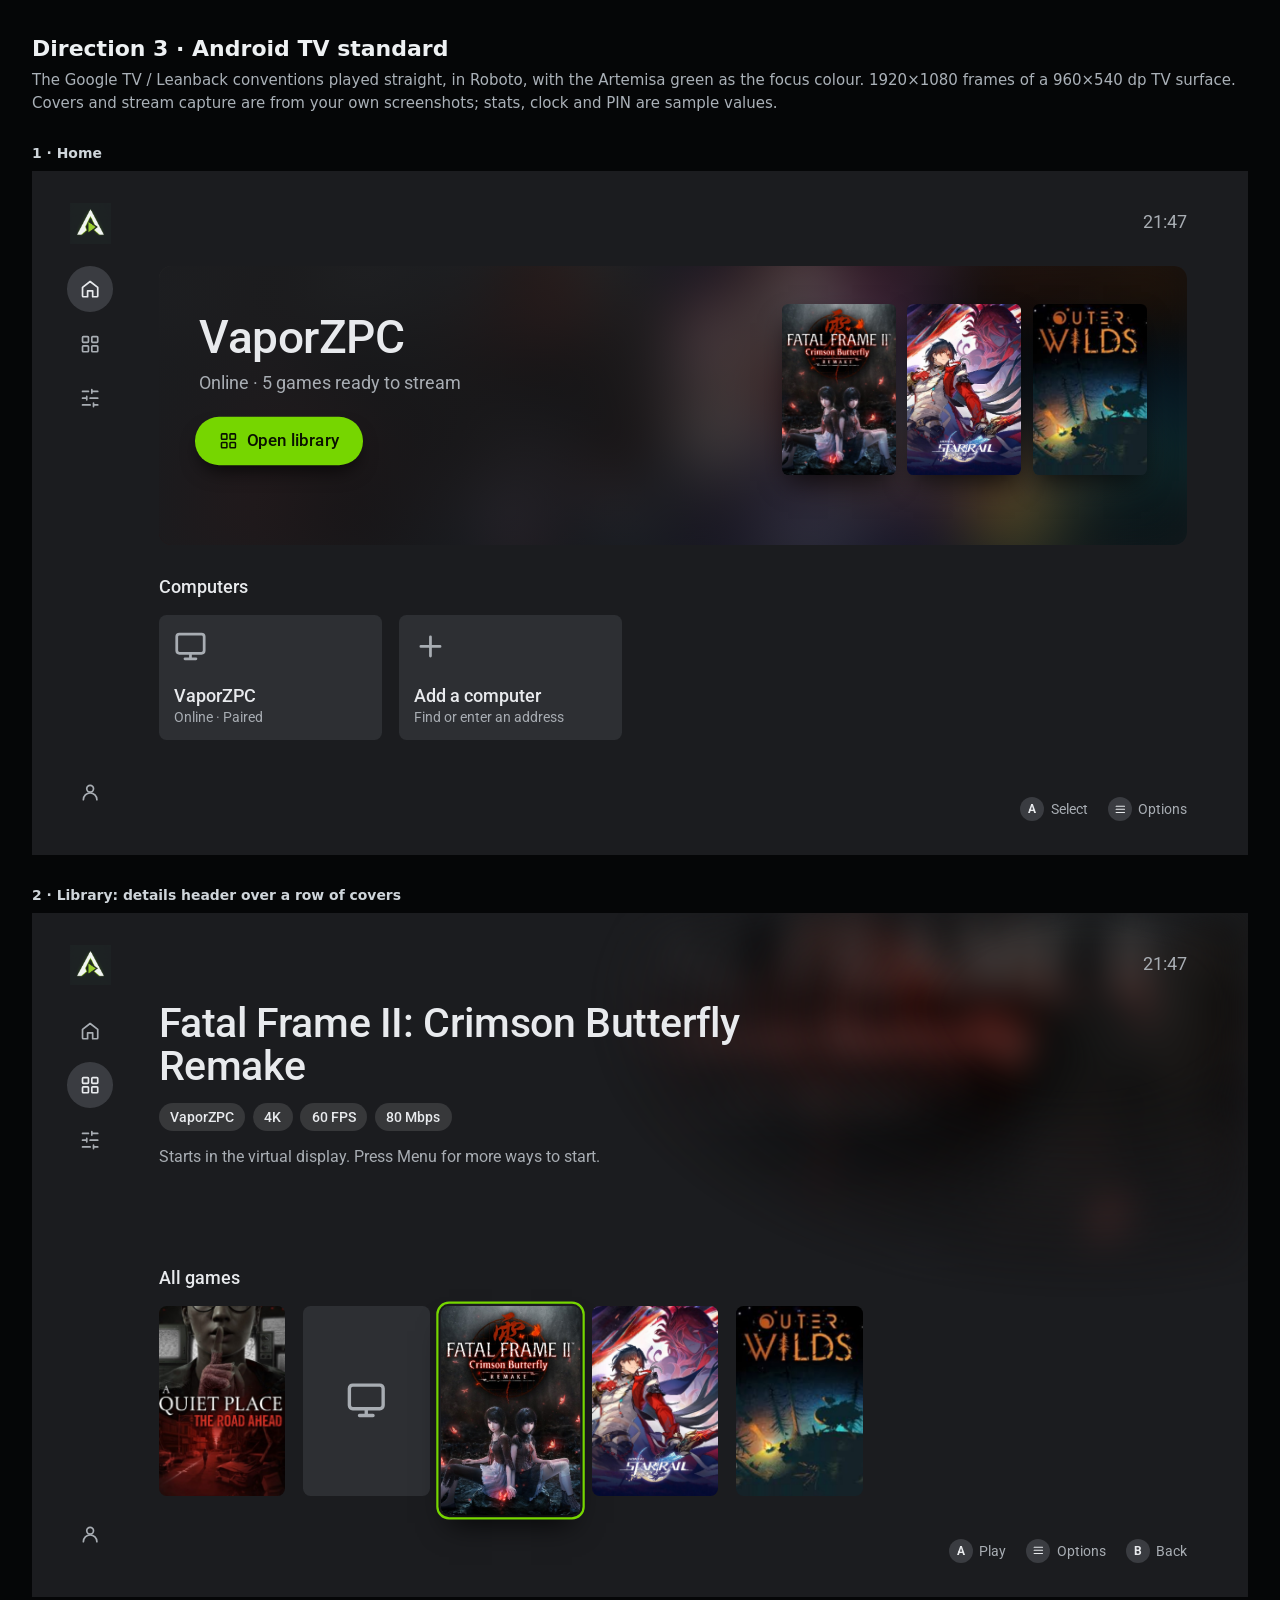
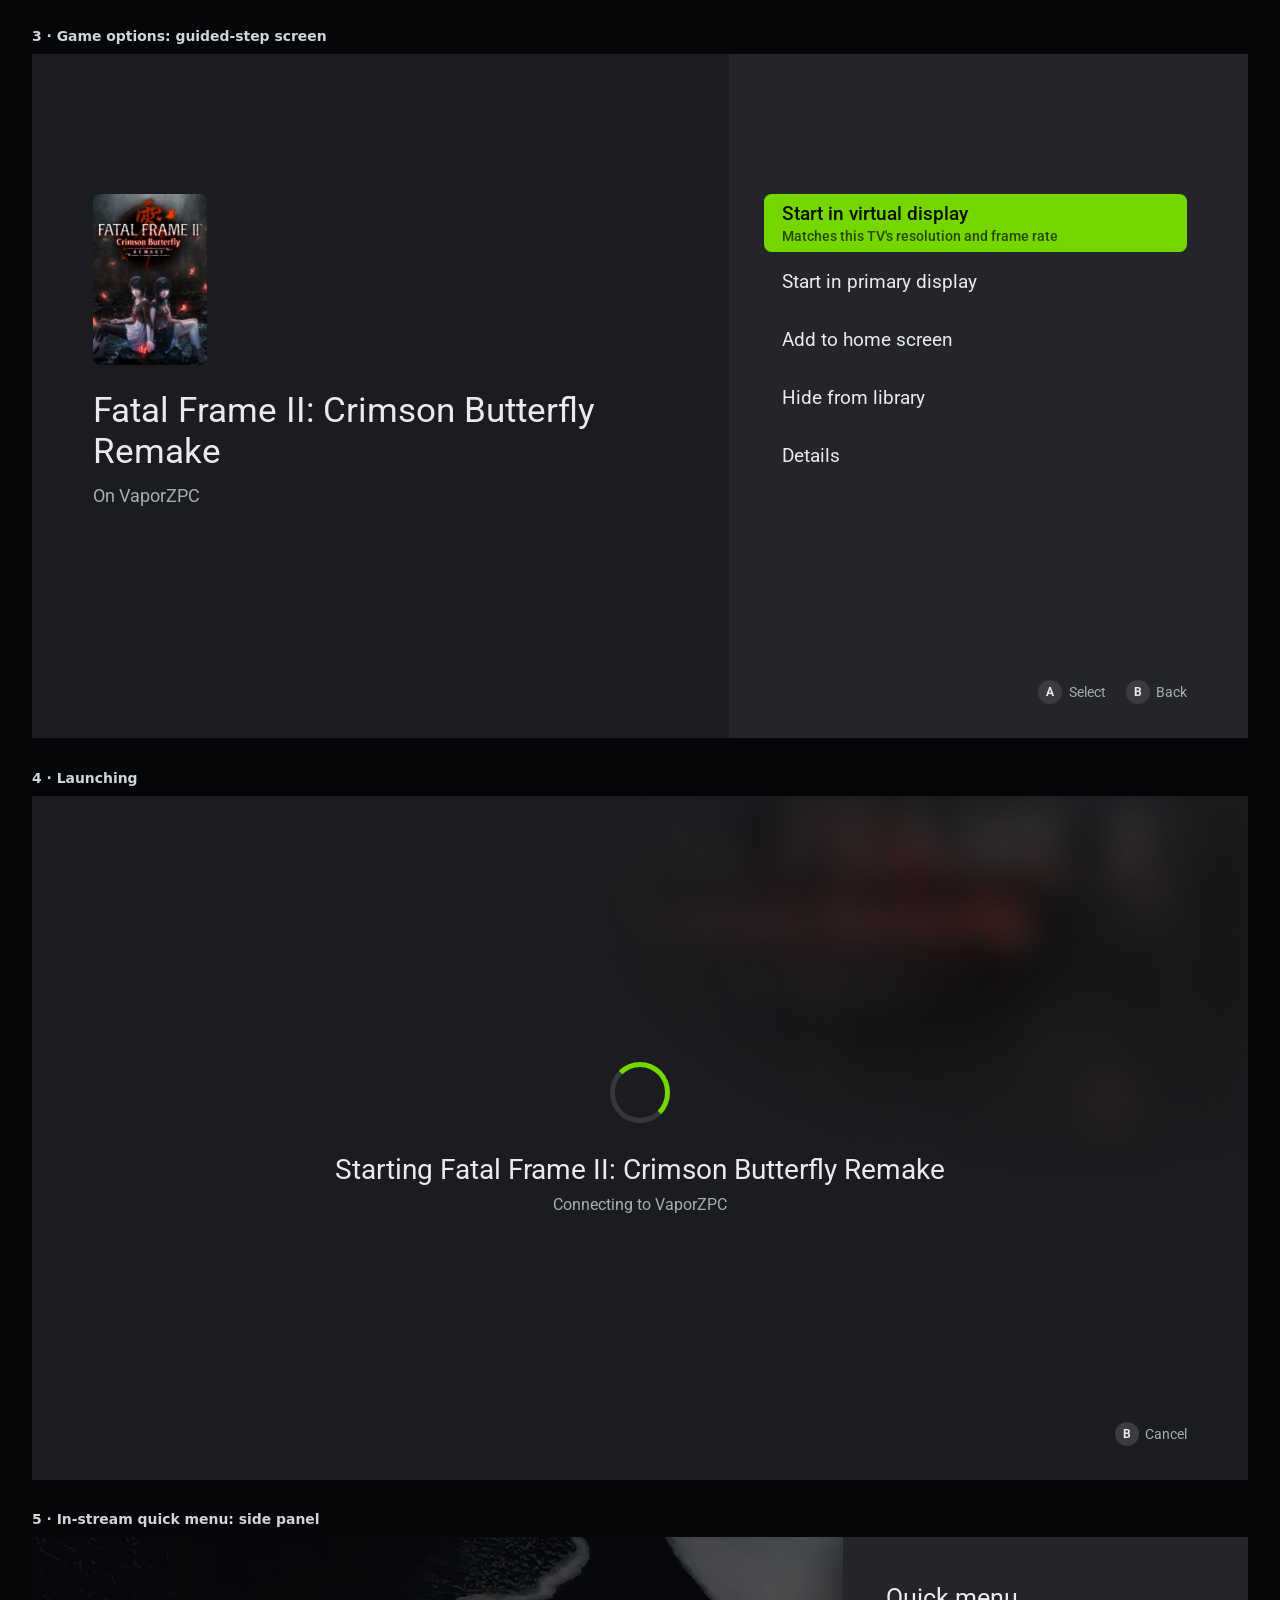
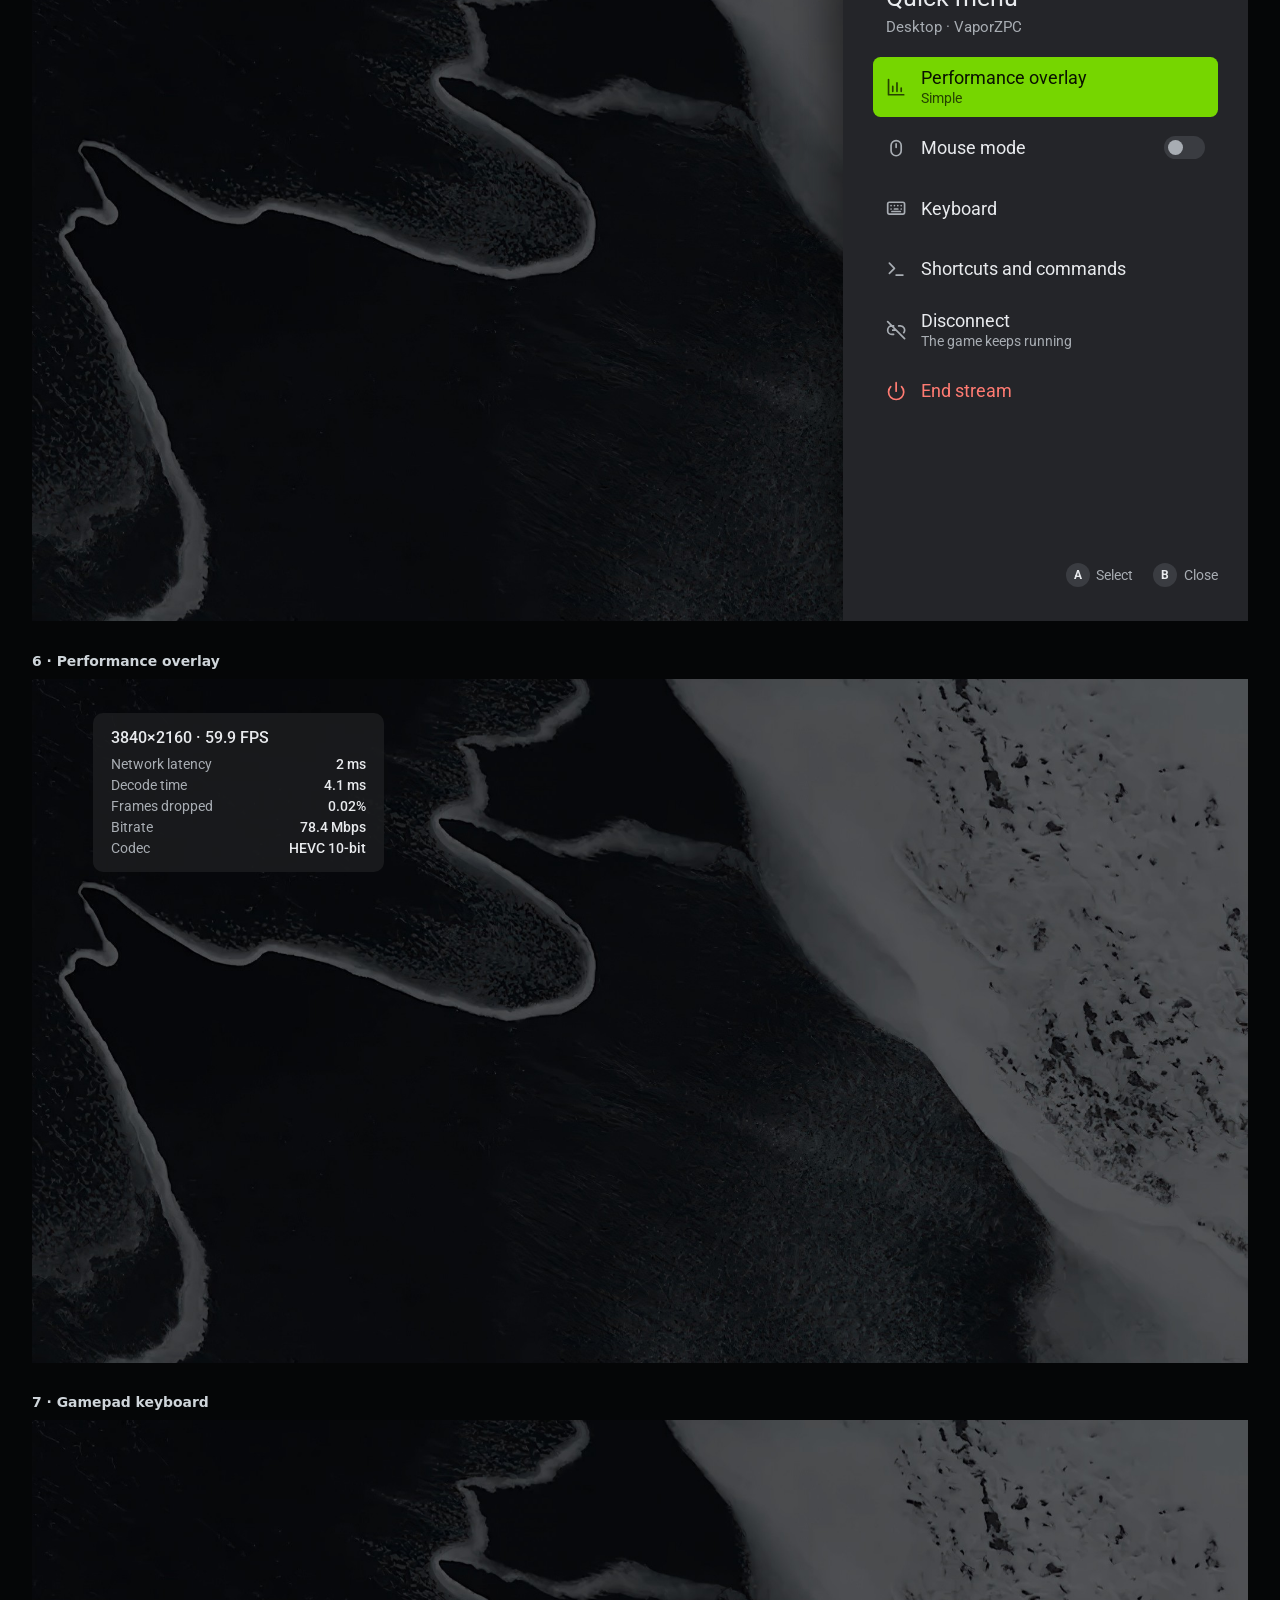
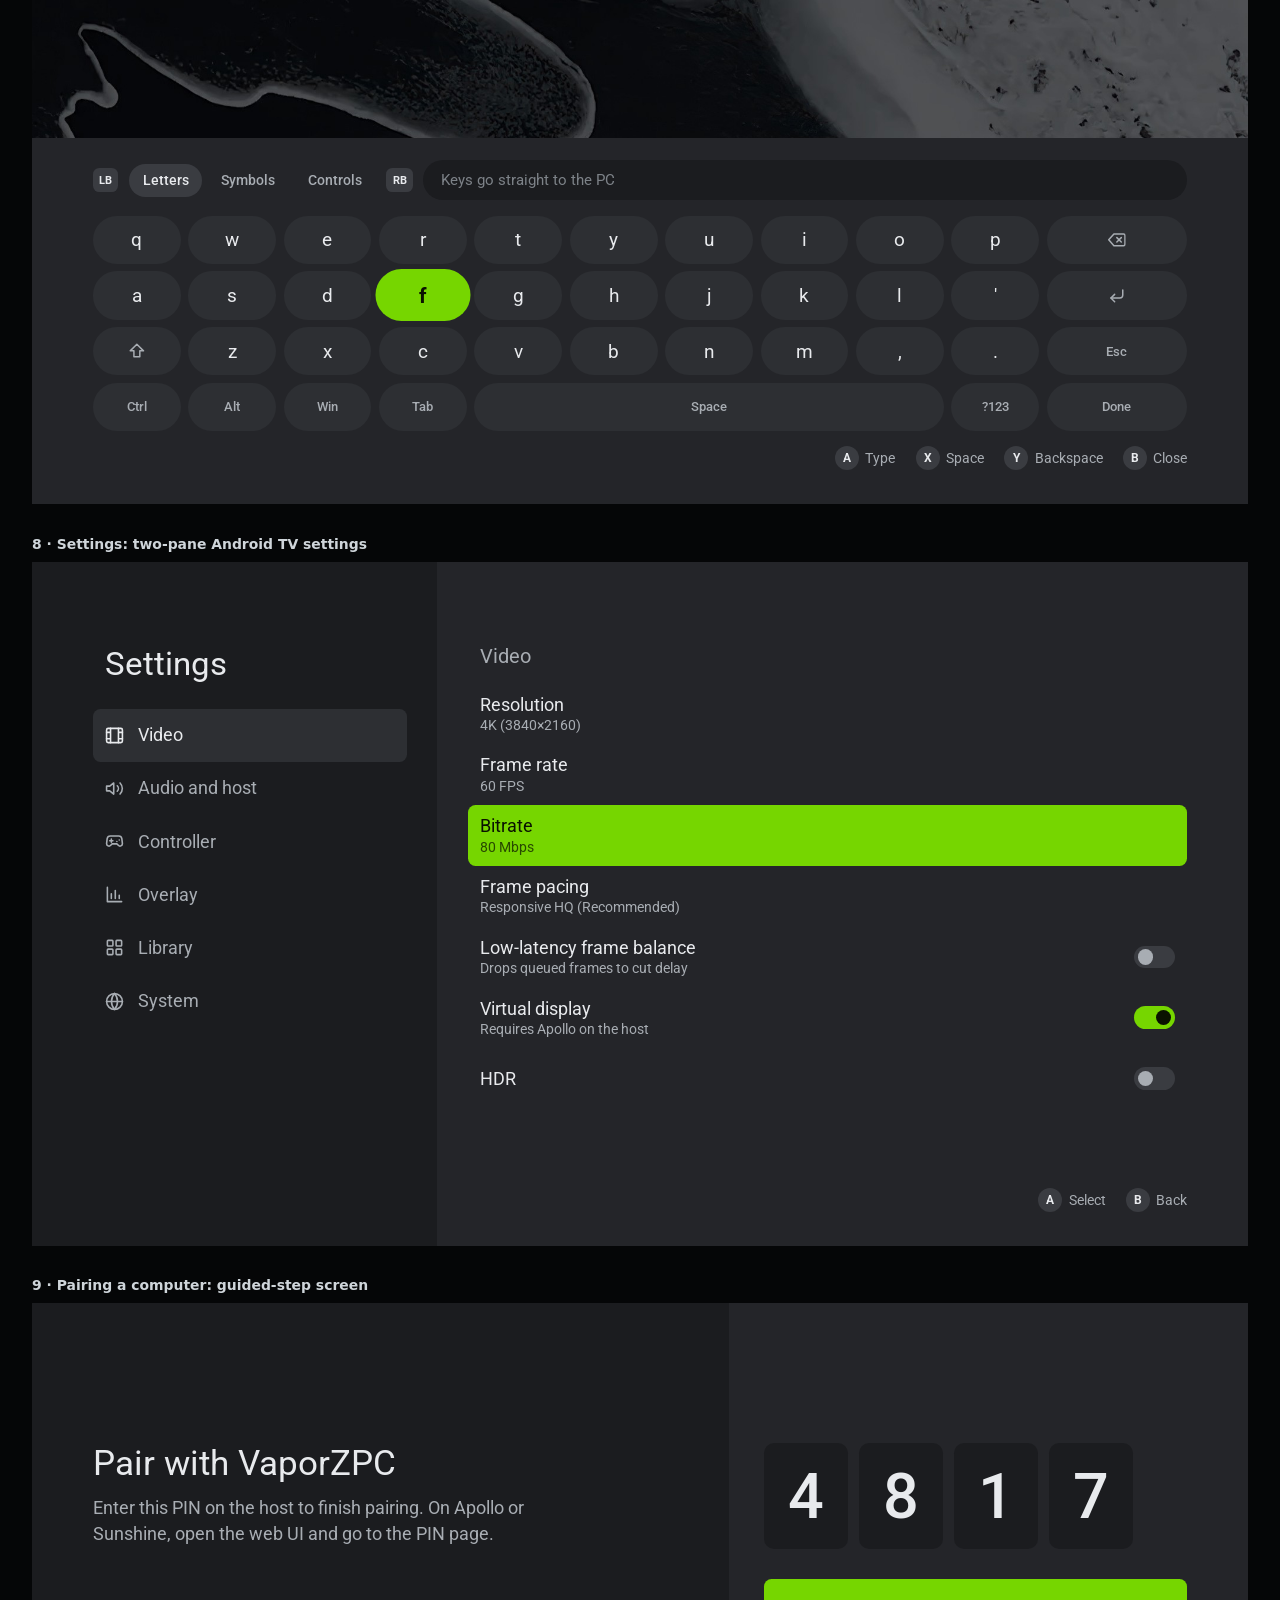
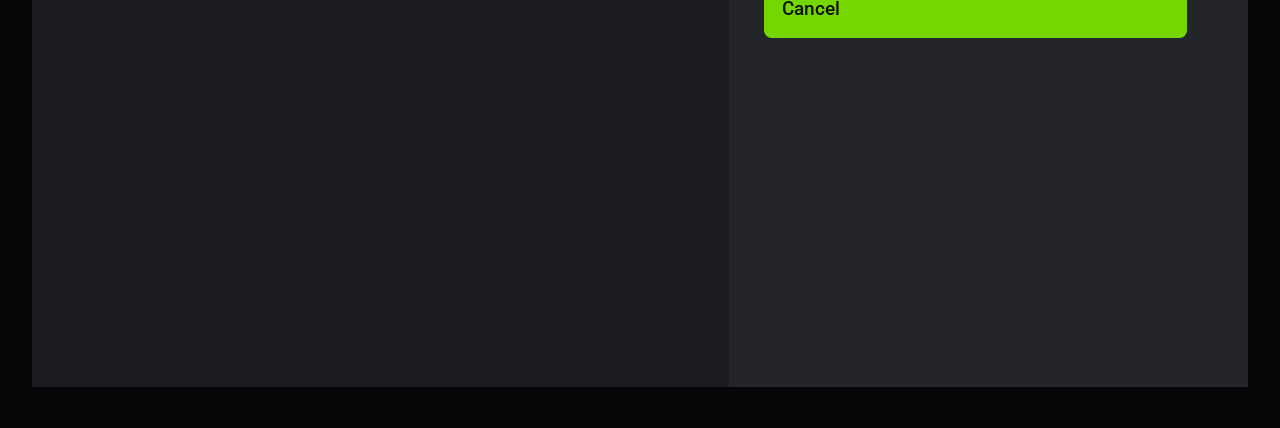
<file: mockups/androidtv.html>
<!doctype html>
<html lang="en">
<head>
<meta charset="utf-8">
<title>Artemisa mock · Android TV standard</title>
<link rel="stylesheet" href="assets/base.css">
<style>
  :root {
    --bg: #1B1C1F; --s1: #242529; --s2: #2D2F33; --s3: #3A3C41;
    --t1: #E8EAED; --t2: #A8ADB3; --t3: #7D8288;
    --go: #76D600; --on-go: #0A1200; --stop: #FF7B72;
    --safe-x: 96px; --safe-y: 54px;
    --f: 'Roboto', sans-serif;
  }
  .atv { background: var(--bg); color: var(--t1); font-family: var(--f); }

  /* Nav rail */
  .rail { position: absolute; left: 0; top: 0; bottom: 0; width: 176px; padding: 150px 0 0 56px; display: flex; flex-direction: column; gap: 14px; }
  .rail .r { width: 72px; height: 72px; border-radius: 36px; display: grid; place-items: center; color: var(--t2); }
  .rail .r .ic { font-size: 32px; }
  .rail .r.on { background: var(--s3); color: var(--t1); }
  .rail .r.bottom { margin-top: auto; margin-bottom: 64px; }
  .rail .logo { position: absolute; left: 60px; top: 50px; width: 64px; height: 64px; mix-blend-mode: screen; }

  .main { position: absolute; left: 200px; right: 0; top: 0; bottom: 0; }
  .clock { position: absolute; right: var(--safe-x); top: 64px; font-size: 28px; color: var(--t2); }

  /* Banner */
  .banner { position: absolute; left: 0; right: var(--safe-x); top: 150px; height: 440px; border-radius: 20px; overflow: hidden; background: var(--s1); }
  .banner .mosaic { position: absolute; inset: -60px; display: flex; filter: blur(50px) brightness(.55) saturate(1.2); }
  .banner .mosaic img { flex: 1; min-width: 0; object-fit: cover; }
  .banner .fade { position: absolute; inset: 0; background: linear-gradient(90deg, rgba(27,28,31,.92) 0%, rgba(27,28,31,.4) 60%, rgba(27,28,31,0) 100%); }
  .banner .copy { position: absolute; left: 64px; top: 70px; }
  .banner h1 { margin: 0; font-size: 72px; font-weight: 500; letter-spacing: -.01em; }
  .banner p { margin: 14px 0 0; font-size: 28px; color: var(--t2); }
  .banner .covers { position: absolute; right: 64px; top: 60px; display: flex; gap: 18px; }
  .banner .covers img { width: 180px; height: 270px; object-fit: cover; border-radius: 10px; box-shadow: 0 20px 40px -10px rgba(0,0,0,.7); }
  .mbtn { margin-top: 40px; height: 72px; padding: 0 36px; border-radius: 36px; background: rgba(255,255,255,.14); display: inline-flex; align-items: center; gap: 14px; font-size: 26px; font-weight: 500; }
  .mbtn .ic { font-size: 28px; }
  .mbtn.focus { background: var(--go); color: var(--on-go); transform: scale(1.05); box-shadow: 0 16px 30px -10px rgba(0,0,0,.8); }

  .rowh { position: absolute; font-size: 28px; font-weight: 500; color: var(--t1); }
  .row { position: absolute; display: flex; gap: 28px; align-items: flex-start; }
  .card { border-radius: 12px; overflow: hidden; background: var(--s2); flex: none; position: relative; }
  .card img { width: 100%; height: 100%; object-fit: cover; display: block; }
  .card.land { width: 352px; height: 198px; display: flex; flex-direction: column; justify-content: flex-end; padding: 24px; }
  .card.land .ic { position: absolute; left: 24px; top: 24px; font-size: 52px; color: var(--t2); }
  .card.land b { font-size: 28px; font-weight: 500; }
  .card.land span { margin-top: 4px; font-size: 22px; color: var(--t2); }
  .card.port { width: 200px; height: 300px; }
  .card.desk { display: grid; place-items: center; }
  .card.desk .ic { font-size: 64px; color: var(--t2); }
  .card.focus { outline: 4px solid var(--go); outline-offset: 4px; transform: scale(1.1); z-index: 2; box-shadow: 0 24px 40px -12px rgba(0,0,0,.8); }
  .card.port.focus { transform-origin: 50% 0; }

  /* Library details */
  .glow { position: absolute; right: 0; top: 0; width: 1300px; height: 760px; z-index: -1; background-size: cover; background-position: center 30%;
    -webkit-mask-image: radial-gradient(ellipse 80% 80% at 80% 20%, #000 20%, transparent 75%); filter: blur(28px) saturate(1.2) brightness(.5); }
  .details { position: absolute; left: 0; top: 140px; width: 1100px; }
  .details h1 { margin: 0; font-size: 64px; font-weight: 500; line-height: 1.08; letter-spacing: -.01em; }
  .chips { margin-top: 22px; display: flex; gap: 12px; }
  .chip { height: 44px; padding: 0 18px; border-radius: 22px; background: rgba(255,255,255,.12); display: inline-flex; align-items: center; font-size: 22px; font-weight: 500; color: var(--t1); }
  .details p { margin: 22px 0 0; font-size: 26px; color: var(--t2); line-height: 1.45; }

  .hints { position: absolute; right: var(--safe-x); bottom: var(--safe-y); display: flex; gap: 32px; font-size: 22px; color: var(--t2); }
  .hint { display: flex; align-items: center; gap: 10px; }
  .btn { width: 38px; height: 38px; border-radius: 50%; background: var(--s3); color: var(--t1); display: grid; place-items: center; font-size: 19px; font-weight: 700; }
  .btn .ic { font-size: 20px; }
  .btn.pill { width: auto; padding: 0 10px; border-radius: 10px; font-size: 17px; }

  /* Guided step */
  .guide { position: absolute; inset: 0; display: grid; grid-template-columns: 1fr 820px; }
  .guide .l { padding: 220px 80px 0 var(--safe-x); }
  .guide .l .card { width: 180px; height: 270px; margin-bottom: 40px; }
  .guide .l h1 { margin: 0; font-size: 56px; font-weight: 400; line-height: 1.15; }
  .guide .l p { margin: 20px 0 0; font-size: 28px; color: var(--t2); line-height: 1.45; max-width: 760px; }
  .guide .r { background: var(--s1); padding: 220px var(--safe-x) 0 56px; }
  .act { height: 92px; border-radius: 12px; padding: 0 28px; display: flex; flex-direction: column; justify-content: center; font-size: 30px; }
  .act small { font-size: 22px; color: var(--t2); margin-top: 4px; }
  .act.sel { background: var(--go); color: var(--on-go); font-weight: 500; }
  .act.sel small { color: rgba(10,18,0,.72); }

  /* Launch */
  #launch .center { position: absolute; inset: 0; display: flex; flex-direction: column; align-items: center; justify-content: center; text-align: center; }
  .spinner { width: 96px; height: 96px; border-radius: 50%; border: 8px solid rgba(255,255,255,.12); border-top-color: var(--go); border-right-color: var(--go); }
  #launch h1 { margin: 48px 0 0; font-size: 44px; font-weight: 400; }
  #launch p { margin: 14px 0 0; font-size: 26px; color: var(--t2); }

  /* Stream */
  .stream { position: absolute; inset: 0; z-index: -2; width: 100%; height: 100%; object-fit: cover; }
  .panel { position: absolute; top: 0; right: 0; bottom: 0; width: 640px; background: var(--s1); padding: 72px 48px var(--safe-y); display: flex; flex-direction: column; box-shadow: -20px 0 60px rgba(0,0,0,.5); }
  .panel h2 { margin: 0 0 0 20px; font-size: 40px; font-weight: 400; }
  .panel .sub { margin: 10px 0 32px 20px; font-size: 24px; color: var(--t2); }
  .it { min-height: 96px; border-radius: 12px; padding: 14px 20px; display: flex; align-items: center; gap: 24px; }
  .it .ic { font-size: 32px; color: var(--t2); }
  .it .tx { font-size: 28px; }
  .it .tx small { display: block; font-size: 22px; color: var(--t2); margin-top: 4px; }
  .it .end { margin-left: auto; }
  .it.sel { background: var(--go); color: var(--on-go); }
  .it.sel .ic, .it.sel small { color: rgba(10,18,0,.75); }
  .it.stop, .it.stop .ic { color: var(--stop); }
  .sw { width: 64px; height: 36px; border-radius: 18px; background: var(--s3); position: relative; display: block; }
  .sw::after { content: ""; position: absolute; left: 6px; top: 6px; width: 24px; height: 24px; border-radius: 50%; background: var(--t2); }
  .sw.on { background: var(--go); } .sw.on::after { left: 34px; background: var(--on-go); }
  .panel .hints { position: static; margin-top: auto; justify-content: flex-end; }

  .perf { position: absolute; left: var(--safe-x); top: var(--safe-y); width: 460px; border-radius: 16px; background: rgba(27,28,31,.86); padding: 24px 28px; font-size: 22px; }
  .perf .h { font-size: 26px; font-weight: 500; }
  .perf dl { margin: 14px 0 0; display: grid; grid-template-columns: 1fr auto; row-gap: 8px; }
  .perf dt { color: var(--t2); } .perf dd { margin: 0; text-align: right; font-weight: 500; font-variant-numeric: tabular-nums; }

  .kb { position: absolute; left: 0; right: 0; bottom: 0; background: var(--s1); padding: 34px var(--safe-x) var(--safe-y); }
  .kbtop { display: flex; align-items: center; gap: 16px; }
  .kbtop .field { flex: 1; height: 64px; border-radius: 32px; background: var(--bg); display: flex; align-items: center; padding: 0 28px; font-size: 24px; color: var(--t3); }
  .tabsr { display: flex; gap: 8px; }
  .tabsr span { height: 52px; padding: 0 22px; border-radius: 26px; display: grid; place-items: center; font-size: 22px; font-weight: 500; color: var(--t2); }
  .tabsr span.on { background: var(--s3); color: var(--t1); }
  .keys { margin-top: 24px; display: grid; grid-template-columns: repeat(10, 1fr) 1.6fr; gap: 12px; }
  .k { height: 76px; border-radius: 38px; background: var(--s2); display: grid; place-items: center; font-size: 30px; }
  .k .ic { font-size: 28px; }
  .k.mod { font-size: 21px; font-weight: 500; color: var(--t2); }
  .k.sel { background: var(--go); color: var(--on-go); font-weight: 700; transform: scale(1.08); }
  .kb .hints { position: static; justify-content: flex-end; margin-top: 24px; }

  /* Settings */
  .set { position: absolute; inset: 0; display: grid; grid-template-columns: 640px 1fr; }
  .set .l { padding: 130px 48px 0 var(--safe-x); }
  .set .l h1 { margin: 0 0 40px 20px; font-size: 52px; font-weight: 400; }
  .set .r { background: var(--s1); padding: 130px var(--safe-x) 0 48px; }
  .set .r h2 { margin: 0 0 24px 20px; font-size: 32px; font-weight: 400; color: var(--t2); }
  .cat { height: 84px; border-radius: 12px; padding: 0 20px; display: flex; align-items: center; gap: 22px; font-size: 28px; color: var(--t2); }
  .cat .ic { font-size: 30px; }
  .cat.here { background: var(--s2); color: var(--t1); }
  .pref { min-height: 96px; border-radius: 12px; padding: 12px 20px; display: flex; align-items: center; }
  .pref .tx { font-size: 28px; }
  .pref .tx small { display: block; font-size: 22px; color: var(--t2); margin-top: 4px; }
  .pref .end { margin-left: auto; }
  .pref.sel { background: var(--go); color: var(--on-go); }
  .pref.sel small { color: rgba(10,18,0,.72); }

  .pin { display: flex; gap: 18px; margin-bottom: 48px; }
  .pin span { width: 132px; height: 168px; border-radius: 16px; background: var(--bg); display: grid; place-items: center; font-size: 100px; font-weight: 500; }
</style>
</head>
<body>

<header class="gallery-head">
  <h1>Direction 3 · Android TV standard</h1>
  <p>The Google TV / Leanback conventions played straight, in Roboto, with the Artemisa green as the focus colour. 1920×1080 frames of a 960×540 dp TV surface. Covers and stream capture are from your own screenshots; stats, clock and PIN are sample values.</p>
</header>

<!-- 1. HOME -->
<figure class="frame"><figcaption>1 · Home</figcaption>
<section class="screen atv" id="home">
  <nav class="rail">
    <img class="logo" src="assets/icon.png" alt="">
    <span class="r on"><i data-i="home"></i></span>
    <span class="r"><i data-i="grid"></i></span>
    <span class="r"><i data-i="settings"></i></span>
    <span class="r bottom"><i data-i="user"></i></span>
  </nav>
  <div class="main">
    <span class="clock">21:47</span>
    <div class="banner">
      <div class="mosaic"><img src="assets/quiet-place.jpg" alt=""><img src="assets/fatal-frame.jpg" alt=""><img src="assets/star-rail.jpg" alt=""><img src="assets/outer-wilds.jpg" alt=""></div>
      <div class="fade"></div>
      <div class="copy">
        <h1>VaporZPC</h1>
        <p>Online · 5 games ready to stream</p>
        <span class="mbtn focus"><i data-i="grid"></i>Open library</span>
      </div>
      <div class="covers"><img src="assets/fatal-frame.jpg" alt=""><img src="assets/star-rail.jpg" alt=""><img src="assets/outer-wilds.jpg" alt=""></div>
    </div>
    <div class="rowh" style="left:0;top:640px">Computers</div>
    <div class="row" style="left:0;top:700px">
      <div class="card land"><i data-i="monitor"></i><b>VaporZPC</b><span>Online · Paired</span></div>
      <div class="card land"><i data-i="plus"></i><b>Add a computer</b><span>Find or enter an address</span></div>
    </div>
  </div>
  <div class="hints">
    <span class="hint"><span class="btn">A</span>Select</span>
    <span class="hint"><span class="btn"><i data-i="menu"></i></span>Options</span>
  </div>
</section></figure>

<!-- 2. LIBRARY -->
<figure class="frame"><figcaption>2 · Library: details header over a row of covers</figcaption>
<section class="screen atv" id="library">
  <div class="glow" style="background-image:url(assets/fatal-frame.jpg)"></div>
  <nav class="rail">
    <img class="logo" src="assets/icon.png" alt="">
    <span class="r"><i data-i="home"></i></span>
    <span class="r on"><i data-i="grid"></i></span>
    <span class="r"><i data-i="settings"></i></span>
    <span class="r bottom"><i data-i="user"></i></span>
  </nav>
  <div class="main">
    <span class="clock">21:47</span>
    <div class="details">
      <h1>Fatal Frame II: Crimson Butterfly Remake</h1>
      <div class="chips"><span class="chip">VaporZPC</span><span class="chip">4K</span><span class="chip">60 FPS</span><span class="chip">80 Mbps</span></div>
      <p>Starts in the virtual display. Press Menu for more ways to start.</p>
    </div>
    <div class="rowh" style="left:0;top:560px">All games</div>
    <div class="row" style="left:0;top:620px">
      <div class="card port"><img src="assets/quiet-place.jpg" alt=""></div>
      <div class="card port desk"><i data-i="monitor"></i></div>
      <div class="card port focus"><img src="assets/fatal-frame.jpg" alt=""></div>
      <div class="card port"><img src="assets/star-rail.jpg" alt=""></div>
      <div class="card port"><img src="assets/outer-wilds.jpg" alt=""></div>
    </div>
  </div>
  <div class="hints">
    <span class="hint"><span class="btn">A</span>Play</span>
    <span class="hint"><span class="btn"><i data-i="menu"></i></span>Options</span>
    <span class="hint"><span class="btn">B</span>Back</span>
  </div>
</section></figure>

<!-- 3. OPTIONS -->
<figure class="frame"><figcaption>3 · Game options: guided-step screen</figcaption>
<section class="screen atv" id="options">
  <div class="guide">
    <div class="l">
      <div class="card"><img src="assets/fatal-frame.jpg" alt=""></div>
      <h1>Fatal Frame II: Crimson Butterfly Remake</h1>
      <p>On VaporZPC</p>
    </div>
    <div class="r">
      <div class="act sel">Start in virtual display<small>Matches this TV's resolution and frame rate</small></div>
      <div class="act">Start in primary display</div>
      <div class="act">Add to home screen</div>
      <div class="act">Hide from library</div>
      <div class="act">Details</div>
    </div>
  </div>
  <div class="hints">
    <span class="hint"><span class="btn">A</span>Select</span>
    <span class="hint"><span class="btn">B</span>Back</span>
  </div>
</section></figure>

<!-- 4. LAUNCH -->
<figure class="frame"><figcaption>4 · Launching</figcaption>
<section class="screen atv" id="launch">
  <div class="glow" style="background-image:url(assets/fatal-frame.jpg);opacity:.6"></div>
  <div class="center">
    <div class="spinner"></div>
    <h1>Starting Fatal Frame II: Crimson Butterfly Remake</h1>
    <p>Connecting to VaporZPC</p>
  </div>
  <div class="hints"><span class="hint"><span class="btn">B</span>Cancel</span></div>
</section></figure>

<!-- 5. QUICK MENU -->
<figure class="frame"><figcaption>5 · In-stream quick menu: side panel</figcaption>
<section class="screen atv" id="quick">
  <img class="stream" src="assets/desktop-stream.jpg" alt="">
  <aside class="panel">
    <h2>Quick menu</h2>
    <div class="sub">Desktop · VaporZPC</div>
    <div class="it sel"><i data-i="chart"></i><div class="tx">Performance overlay<small>Simple</small></div></div>
    <div class="it"><i data-i="mouse"></i><div class="tx">Mouse mode</div><span class="end sw"></span></div>
    <div class="it"><i data-i="keyboard"></i><div class="tx">Keyboard</div></div>
    <div class="it"><i data-i="command"></i><div class="tx">Shortcuts and commands</div></div>
    <div class="it"><i data-i="unlink"></i><div class="tx">Disconnect<small>The game keeps running</small></div></div>
    <div class="it stop"><i data-i="power"></i><div class="tx">End stream</div></div>
    <div class="hints">
      <span class="hint"><span class="btn">A</span>Select</span>
      <span class="hint"><span class="btn">B</span>Close</span>
    </div>
  </aside>
</section></figure>

<!-- 6. PERF -->
<figure class="frame"><figcaption>6 · Performance overlay</figcaption>
<section class="screen atv" id="perf">
  <img class="stream" src="assets/desktop-stream.jpg" alt="">
  <div class="perf">
    <div class="h">3840×2160 · 59.9 FPS</div>
    <dl>
      <dt>Network latency</dt><dd>2 ms</dd>
      <dt>Decode time</dt><dd>4.1 ms</dd>
      <dt>Frames dropped</dt><dd>0.02%</dd>
      <dt>Bitrate</dt><dd>78.4 Mbps</dd>
      <dt>Codec</dt><dd>HEVC 10-bit</dd>
    </dl>
  </div>
</section></figure>

<!-- 7. KEYBOARD -->
<figure class="frame"><figcaption>7 · Gamepad keyboard</figcaption>
<section class="screen atv" id="keyboard">
  <img class="stream" src="assets/desktop-stream.jpg" alt="">
  <div class="kb">
    <div class="kbtop">
      <span class="btn pill">LB</span>
      <div class="tabsr"><span class="on">Letters</span><span>Symbols</span><span>Controls</span></div>
      <span class="btn pill">RB</span>
      <div class="field">Keys go straight to the PC</div>
    </div>
    <div class="keys">
      <div class="k">q</div><div class="k">w</div><div class="k">e</div><div class="k">r</div><div class="k">t</div><div class="k">y</div><div class="k">u</div><div class="k">i</div><div class="k">o</div><div class="k">p</div><div class="k mod"><i data-i="backspace"></i></div>
      <div class="k">a</div><div class="k">s</div><div class="k">d</div><div class="k sel">f</div><div class="k">g</div><div class="k">h</div><div class="k">j</div><div class="k">k</div><div class="k">l</div><div class="k">'</div><div class="k mod"><i data-i="enter"></i></div>
      <div class="k mod"><i data-i="shift"></i></div><div class="k">z</div><div class="k">x</div><div class="k">c</div><div class="k">v</div><div class="k">b</div><div class="k">n</div><div class="k">m</div><div class="k">,</div><div class="k">.</div><div class="k mod">Esc</div>
      <div class="k mod">Ctrl</div><div class="k mod">Alt</div><div class="k mod">Win</div><div class="k mod">Tab</div><div class="k mod" style="grid-column:span 5">Space</div><div class="k mod">?123</div><div class="k mod">Done</div>
    </div>
    <div class="hints">
      <span class="hint"><span class="btn">A</span>Type</span>
      <span class="hint"><span class="btn">X</span>Space</span>
      <span class="hint"><span class="btn">Y</span>Backspace</span>
      <span class="hint"><span class="btn">B</span>Close</span>
    </div>
  </div>
</section></figure>

<!-- 8. SETTINGS -->
<figure class="frame"><figcaption>8 · Settings: two-pane Android TV settings</figcaption>
<section class="screen atv" id="settings">
  <div class="set">
    <div class="l">
      <h1>Settings</h1>
      <div class="cat here"><i data-i="film"></i>Video</div>
      <div class="cat"><i data-i="speaker"></i>Audio and host</div>
      <div class="cat"><i data-i="gamepad"></i>Controller</div>
      <div class="cat"><i data-i="chart"></i>Overlay</div>
      <div class="cat"><i data-i="grid"></i>Library</div>
      <div class="cat"><i data-i="globe"></i>System</div>
    </div>
    <div class="r">
      <h2>Video</h2>
      <div class="pref"><div class="tx">Resolution<small>4K (3840×2160)</small></div></div>
      <div class="pref"><div class="tx">Frame rate<small>60 FPS</small></div></div>
      <div class="pref sel"><div class="tx">Bitrate<small>80 Mbps</small></div></div>
      <div class="pref"><div class="tx">Frame pacing<small>Responsive HQ (Recommended)</small></div></div>
      <div class="pref"><div class="tx">Low-latency frame balance<small>Drops queued frames to cut delay</small></div><span class="end sw"></span></div>
      <div class="pref"><div class="tx">Virtual display<small>Requires Apollo on the host</small></div><span class="end sw on"></span></div>
      <div class="pref"><div class="tx">HDR</div><span class="end sw"></span></div>
    </div>
  </div>
  <div class="hints">
    <span class="hint"><span class="btn">A</span>Select</span>
    <span class="hint"><span class="btn">B</span>Back</span>
  </div>
</section></figure>

<!-- 9. PAIR -->
<figure class="frame"><figcaption>9 · Pairing a computer: guided-step screen</figcaption>
<section class="screen atv" id="pair">
  <div class="guide">
    <div class="l">
      <h1>Pair with VaporZPC</h1>
      <p>Enter this PIN on the host to finish pairing. On Apollo or Sunshine, open the web UI and go to the PIN page.</p>
    </div>
    <div class="r">
      <div class="pin"><span>4</span><span>8</span><span>1</span><span>7</span></div>
      <div class="act sel">Cancel</div>
    </div>
  </div>
</section></figure>

<script src="assets/mock.js"></script>
</body>
</html>
</file>
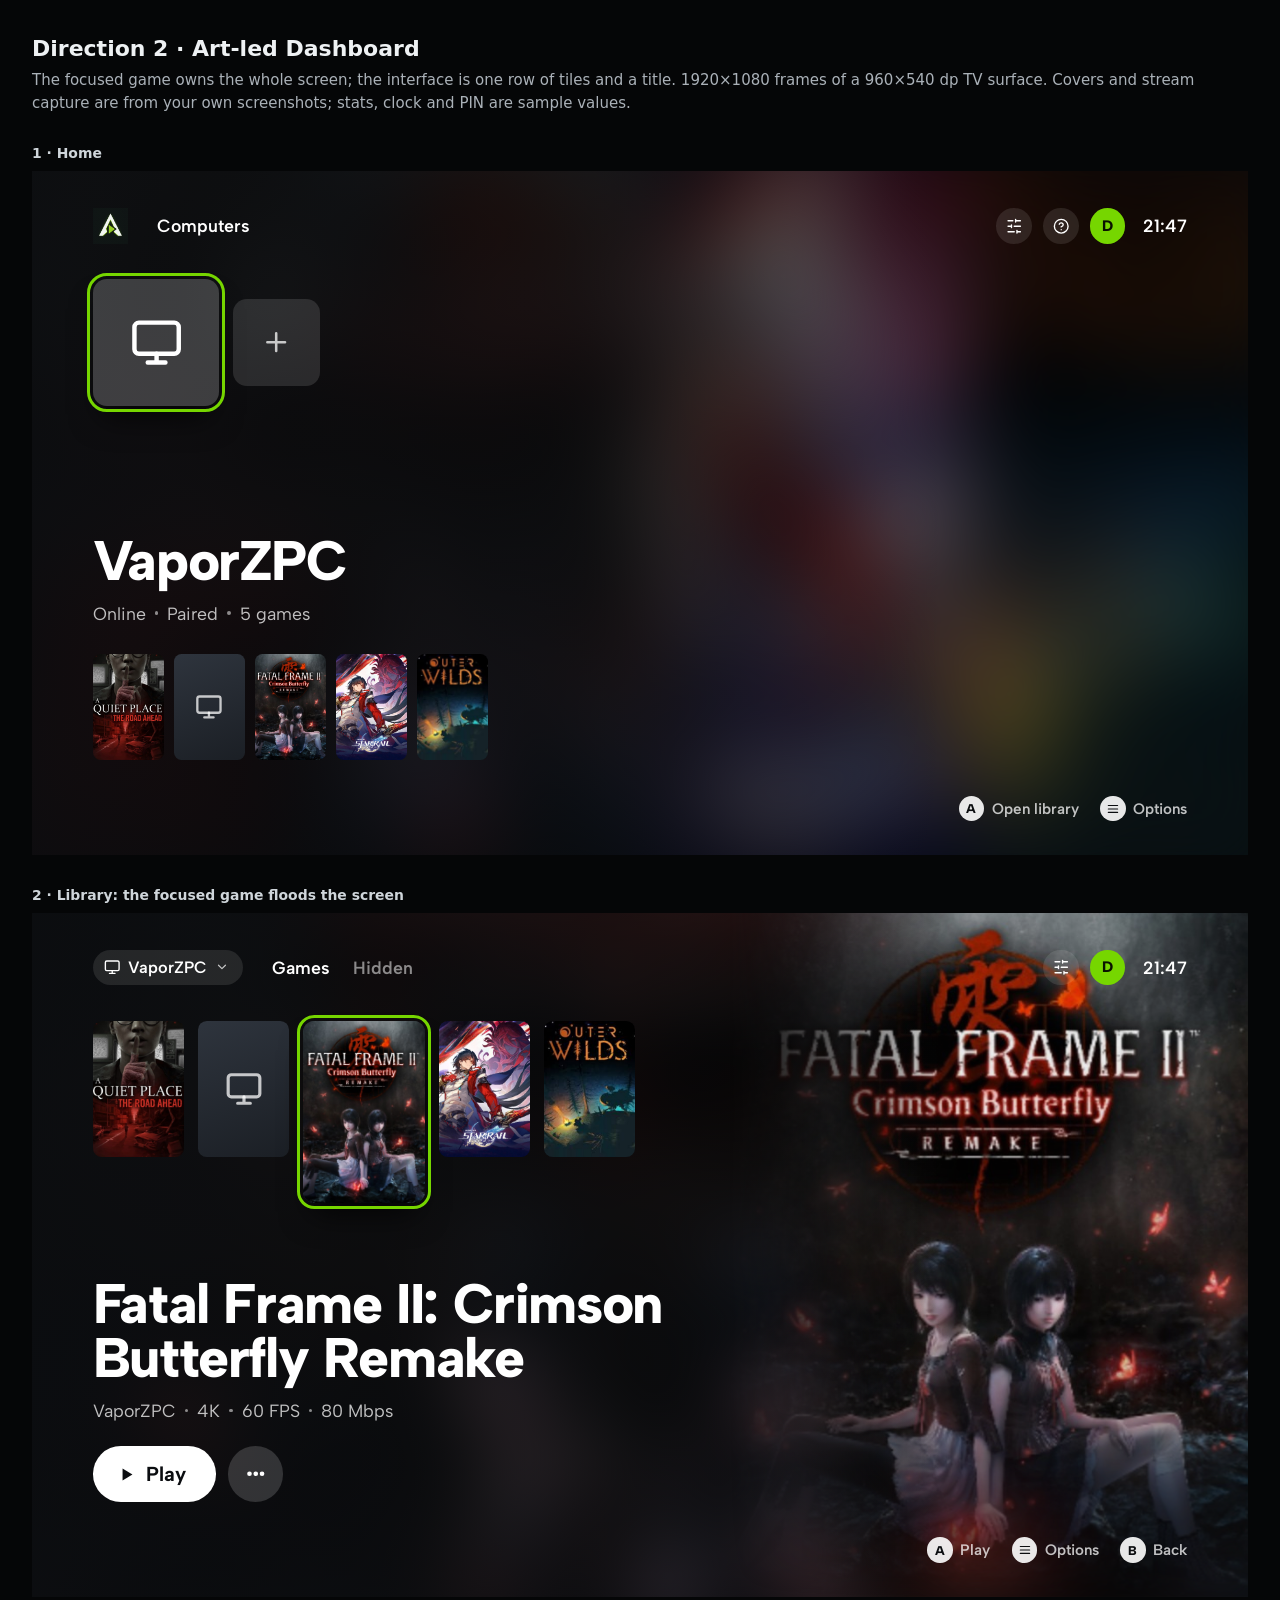
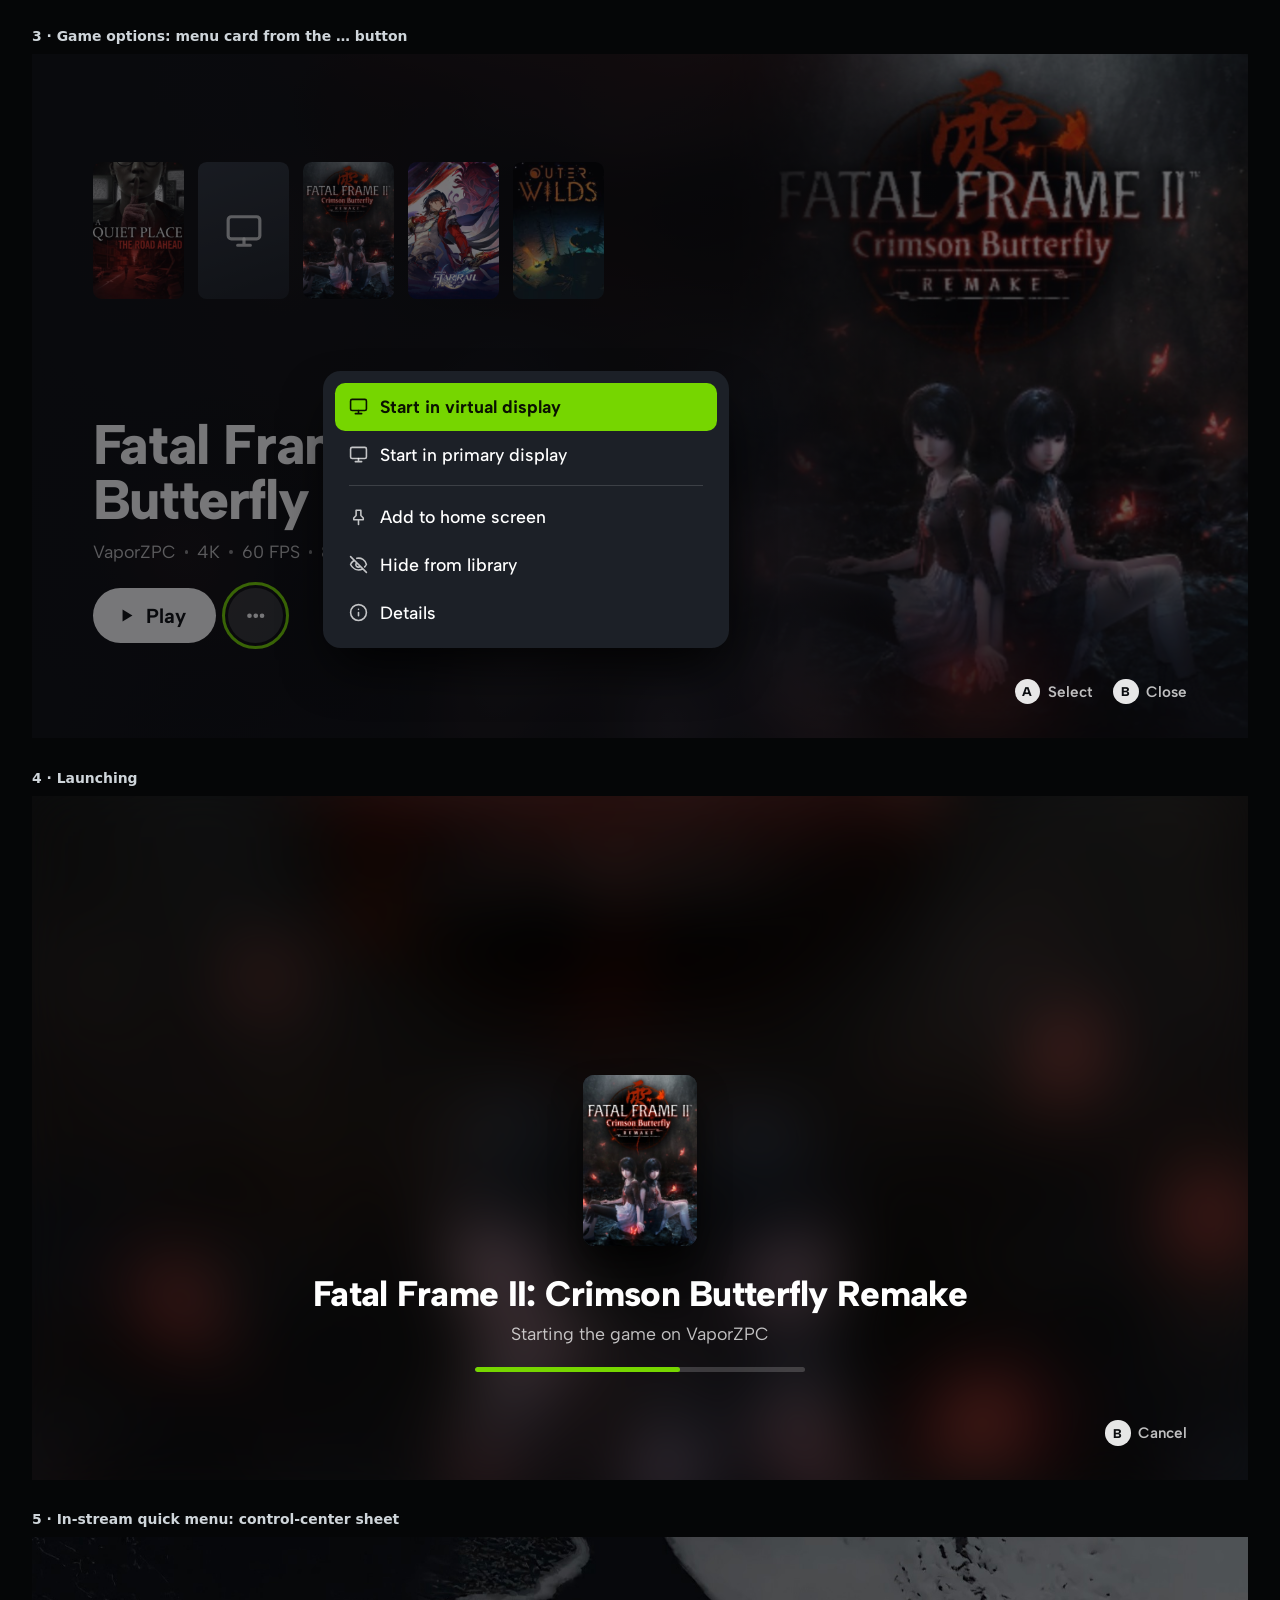
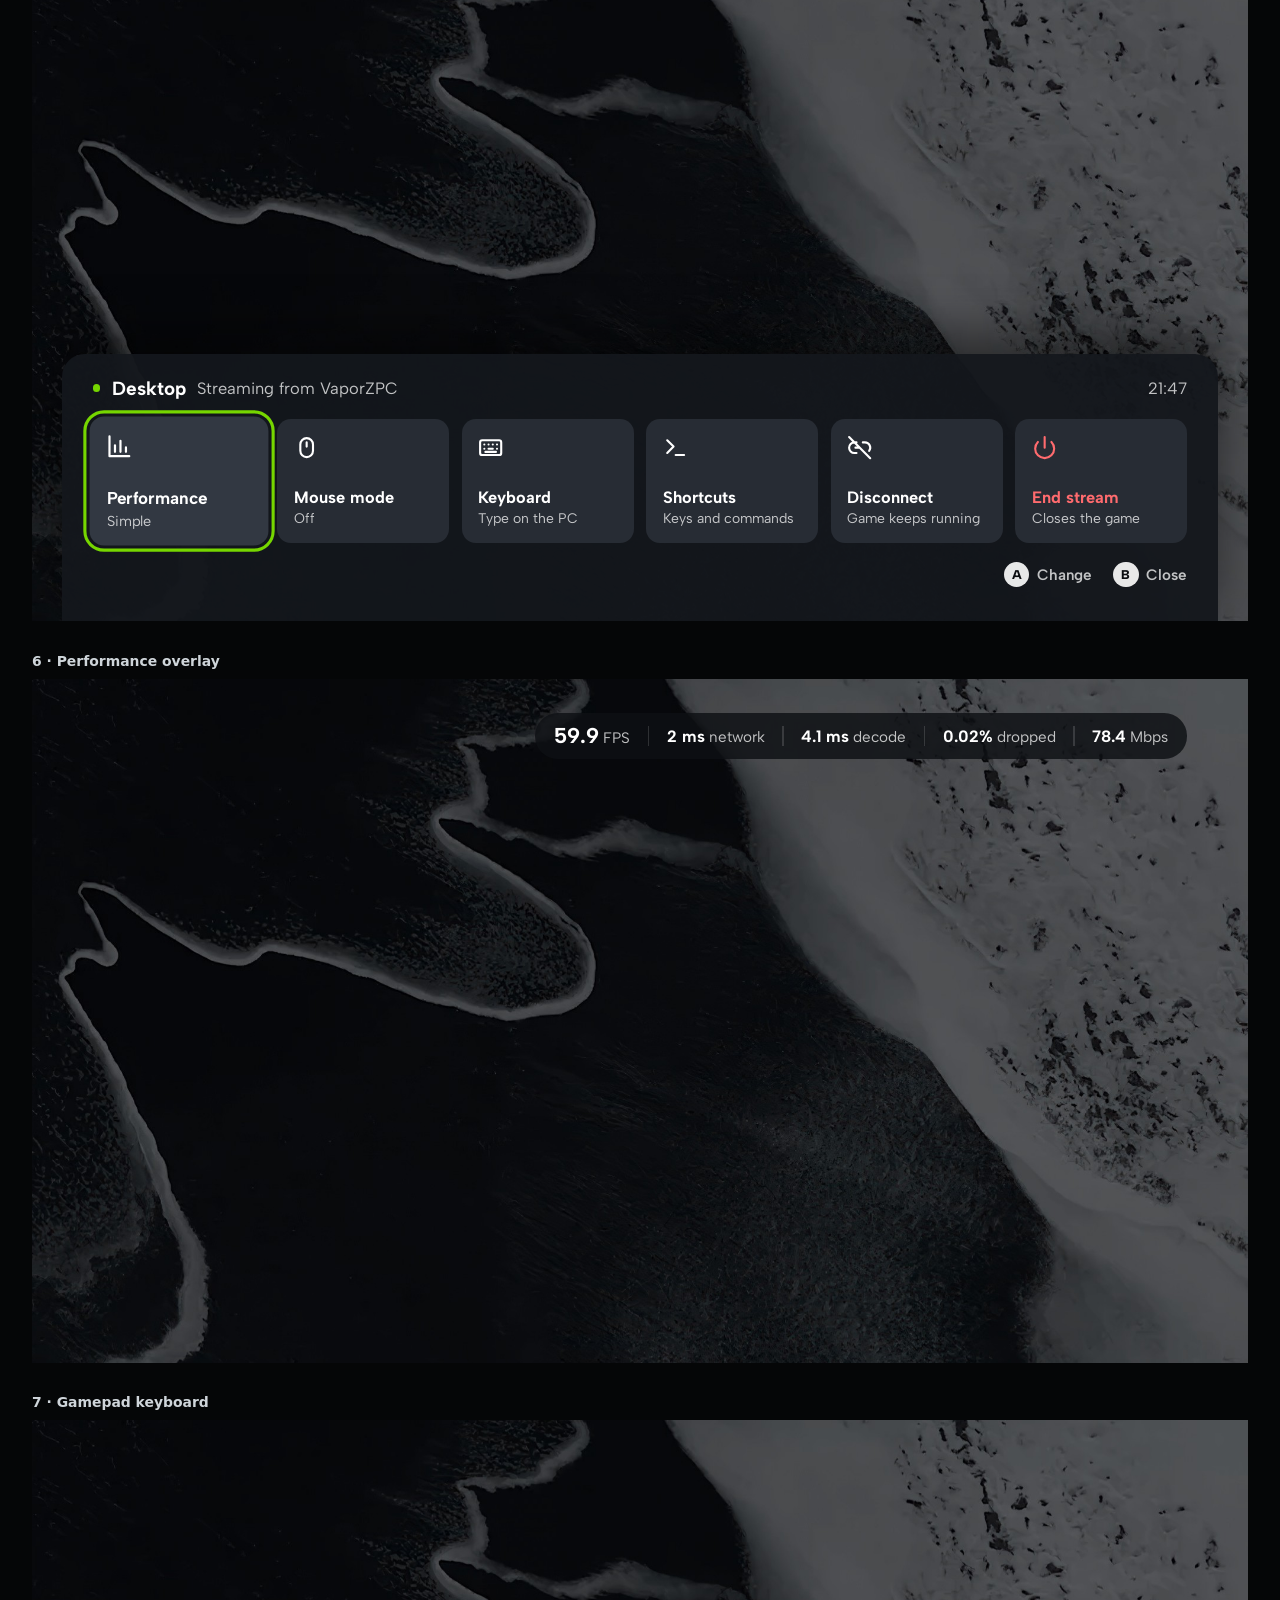
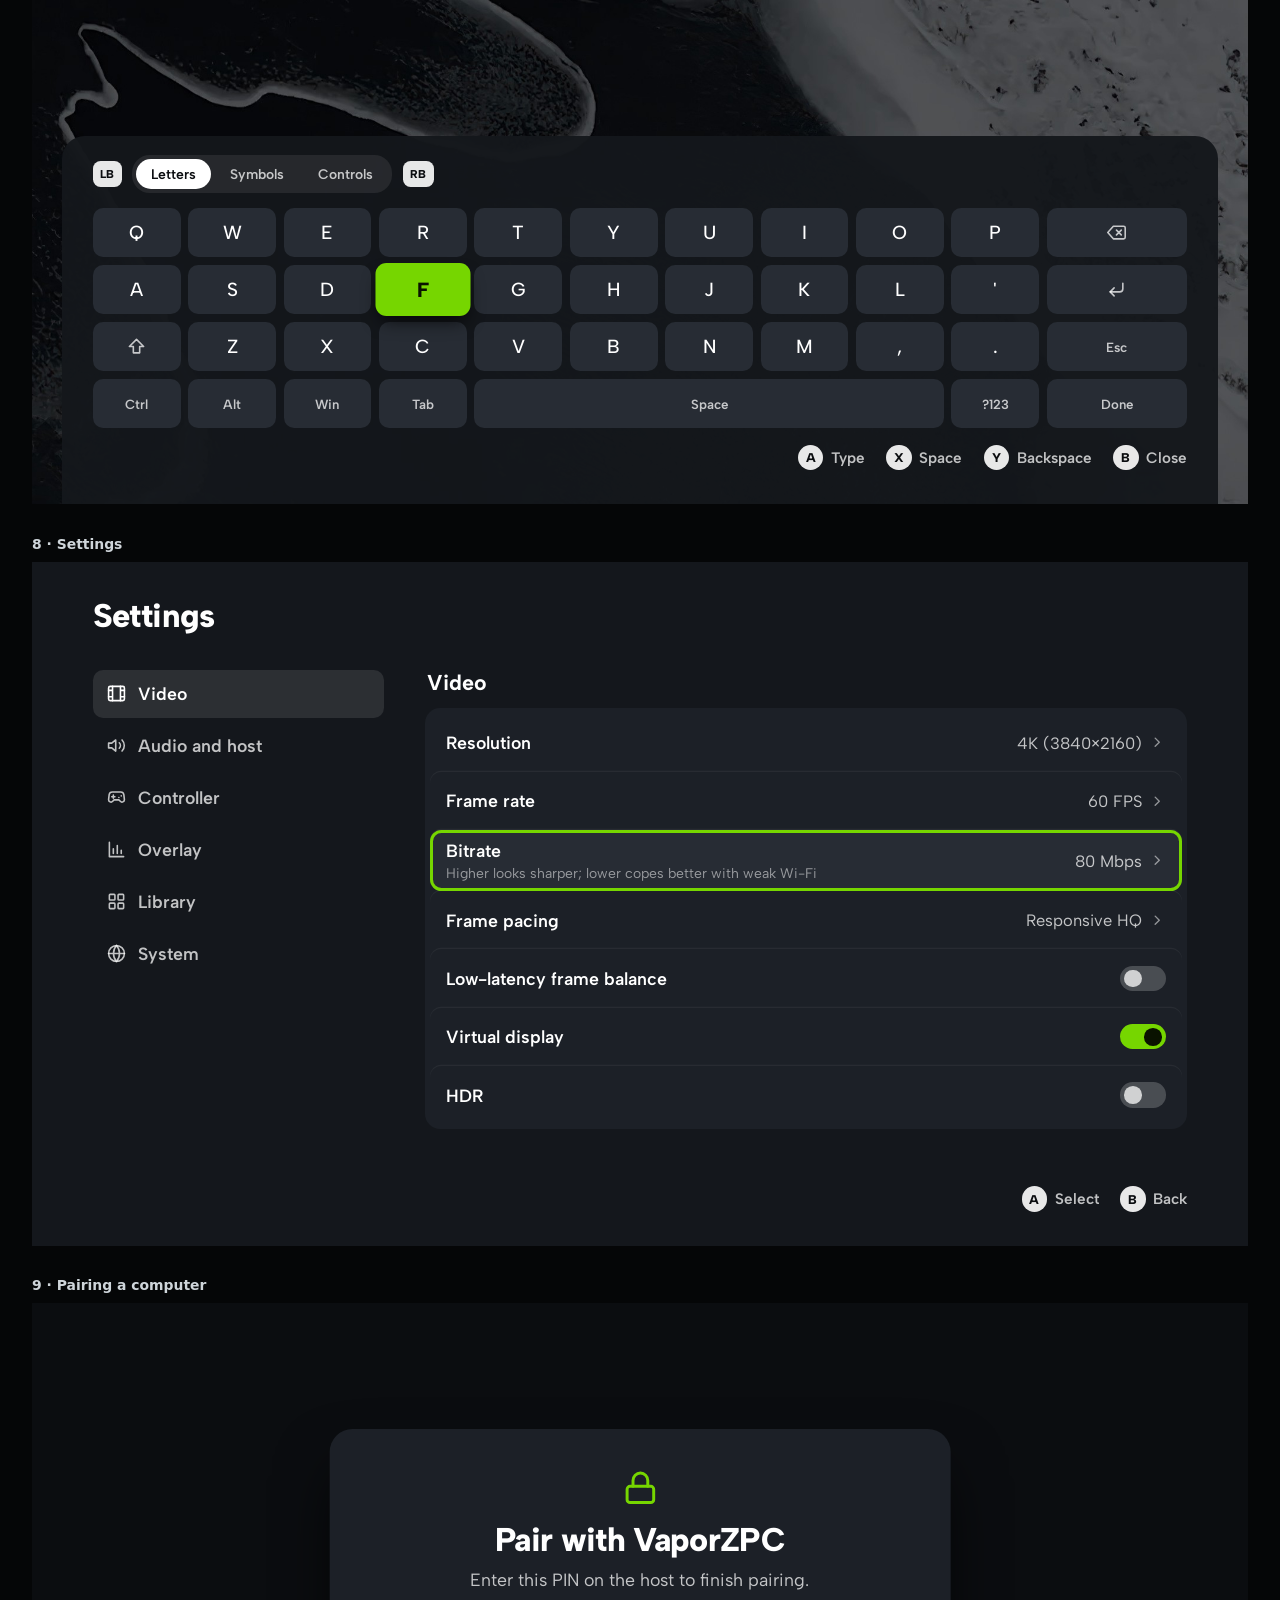
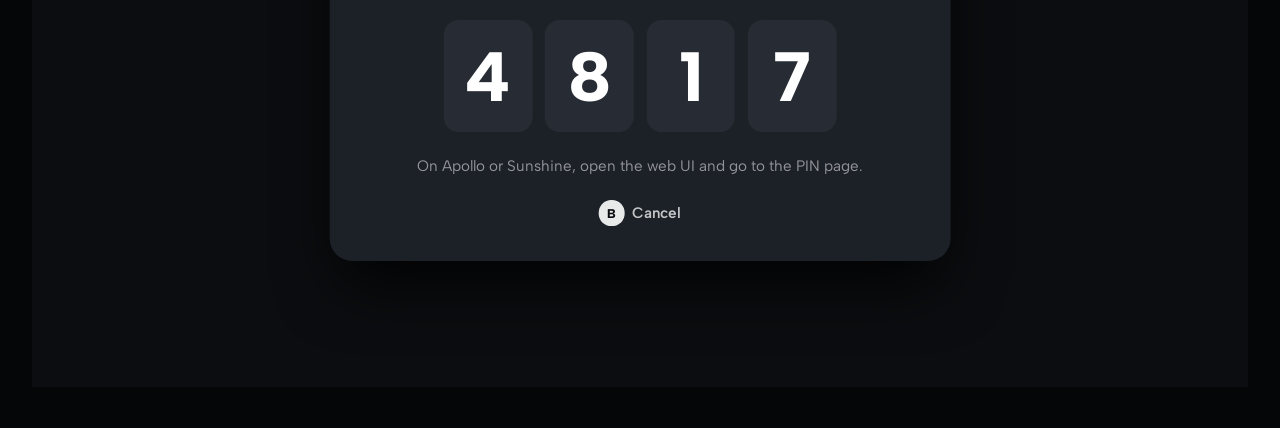
<file: mockups/dashboard.html>
<!doctype html>
<html lang="en">
<head>
<meta charset="utf-8">
<title>Artemisa mock · Art-led Dashboard</title>
<link rel="stylesheet" href="assets/base.css">
<style>
  :root {
    --ink: #0B0D10; --s1: #14171C; --s2: #1C2027; --s3: #272C34; --line: rgba(255,255,255,.14);
    --w: #FFFFFF; --t2: rgba(255,255,255,.74); --t3: rgba(255,255,255,.52);
    --go: #76D600; --on-go: #0A1200; --stop: #FF6B6E;
    --safe-x: 96px; --safe-y: 54px;
    --f: 'Albert Sans', sans-serif;
  }
  .dash { background: var(--ink); color: var(--w); font-family: var(--f); font-variant-numeric: tabular-nums; }

  .art { position: absolute; inset: -60px; z-index: -3; background-size: cover; background-position: center; filter: blur(56px) brightness(.5) saturate(1.3); }
  .key { position: absolute; right: 0; top: 0; height: 1080px; width: 820px; object-fit: cover; z-index: -2;
    -webkit-mask-image: linear-gradient(90deg, transparent 0, #000 45%), linear-gradient(0deg, transparent 0, #000 35%);
    -webkit-mask-composite: source-in; mask-composite: intersect; opacity: .92; }
  .shade { position: absolute; inset: 0; z-index: -1; background: linear-gradient(90deg, rgba(11,13,16,.88) 0%, rgba(11,13,16,.55) 45%, rgba(11,13,16,0) 75%); }

  /* Top bar */
  .top { position: absolute; left: var(--safe-x); right: var(--safe-x); top: var(--safe-y); height: 64px; display: flex; align-items: center; gap: 18px; }
  .host { height: 56px; padding: 0 22px 0 18px; border-radius: 28px; background: rgba(255,255,255,.1); display: flex; align-items: center; gap: 12px; font-size: 26px; font-weight: 600; }
  .host .ic { font-size: 26px; }
  .host .ic:last-child { font-size: 22px; color: var(--t2); }
  .tabs { display: flex; gap: 36px; margin-left: 28px; font-size: 28px; font-weight: 600; color: var(--t3); }
  .tabs .on { color: var(--w); }
  .top .push { margin-left: auto; }
  .round { width: 56px; height: 56px; border-radius: 50%; background: rgba(255,255,255,.1); display: grid; place-items: center; }
  .round .ic { font-size: 26px; }
  .avatar { width: 56px; height: 56px; border-radius: 50%; background: var(--go); color: var(--on-go); display: grid; place-items: center; font-weight: 800; font-size: 24px; }
  .clock { font-size: 28px; font-weight: 600; margin-left: 10px; }

  /* Tile row */
  .tiles { position: absolute; left: var(--safe-x); top: 170px; display: flex; gap: 22px; align-items: flex-start; }
  .tile { width: 144px; height: 216px; border-radius: 14px; overflow: hidden; flex: none; background: var(--s3); position: relative; }
  .tile img { width: 100%; height: 100%; object-fit: cover; display: block; }
  .tile.desk { display: grid; place-items: center; background: linear-gradient(160deg, #2E343D, #1B1F25); }
  .tile.desk .ic { font-size: 60px; color: var(--t2); }
  .tile.focus { width: 192px; height: 288px; border-radius: 18px; outline: 5px solid var(--go); outline-offset: 5px;
    box-shadow: 0 30px 50px -16px rgba(0,0,0,.8); }
  .tile-name { position: absolute; top: 486px; font-size: 26px; font-weight: 600; }

  /* Hero block */
  .hero { position: absolute; left: var(--safe-x); bottom: 150px; width: 1000px; }
  .hero h1 { margin: 0; font-size: 88px; line-height: .98; font-weight: 800; letter-spacing: -.025em; text-wrap: balance; }
  .hero .meta { margin-top: 22px; font-size: 28px; color: var(--t2); display: flex; gap: 14px; align-items: center; }
  .hero .meta .dot { width: 6px; height: 6px; border-radius: 50%; background: var(--t3); }
  .actions { margin-top: 40px; display: flex; gap: 18px; align-items: center; }
  .play { height: 88px; padding: 0 48px 0 38px; border-radius: 44px; background: var(--w); color: var(--ink); display: flex; align-items: center; gap: 16px; font-size: 32px; font-weight: 700; }
  .play .ic { font-size: 30px; }
  .circle { width: 88px; height: 88px; border-radius: 50%; background: rgba(255,255,255,.16); display: grid; place-items: center; }
  .circle .ic { font-size: 34px; }
  .circle.focus, .play.focus { outline: 5px solid var(--go); outline-offset: 5px; }

  /* Hints */
  .hints { position: absolute; right: var(--safe-x); bottom: var(--safe-y); display: flex; gap: 34px; font-size: 24px; font-weight: 600; color: var(--t2); }
  .hint { display: flex; align-items: center; gap: 12px; }
  .btn { width: 40px; height: 40px; border-radius: 50%; background: rgba(255,255,255,.9); color: var(--ink); display: grid; place-items: center; font-size: 20px; font-weight: 800; }
  .btn .ic { font-size: 22px; }
  .btn.pill { width: auto; padding: 0 12px; border-radius: 12px; font-size: 18px; }

  /* Home */
  #home .pc { width: 200px; height: 200px; border-radius: 22px; background: rgba(255,255,255,.12); display: grid; place-items: center; flex: none; }
  #home .pc .ic { font-size: 84px; }
  #home .pc.focus { outline: 5px solid var(--go); outline-offset: 5px; background: rgba(255,255,255,.2); box-shadow: 0 30px 50px -16px rgba(0,0,0,.8); }
  #home .pc.add { width: 136px; height: 136px; margin-top: 32px; }
  #home .pc.add .ic { font-size: 48px; color: var(--t2); }
  #home .shelf { display: flex; gap: 16px; margin-top: 48px; }
  #home .shelf .tile { width: 112px; height: 168px; border-radius: 12px; }
  #home .shelf .tile.desk .ic { font-size: 44px; }
  .mosaic { position: absolute; inset: -80px; z-index: -3; display: flex; filter: blur(70px) brightness(.42) saturate(1.3); }
  .mosaic img { flex: 1; min-width: 0; height: 100%; object-fit: cover; }

  /* Menu card */
  .veil { position: absolute; inset: 0; background: rgba(8,9,11,.55); z-index: 5; }
  .menu { position: absolute; z-index: 6; width: 640px; border-radius: 28px; background: var(--s2); padding: 18px; box-shadow: 0 40px 80px -20px rgba(0,0,0,.9); }
  .menu .mi { height: 76px; border-radius: 16px; padding: 0 22px; display: flex; align-items: center; gap: 20px; font-size: 28px; font-weight: 500; }
  .menu .mi .ic { font-size: 30px; color: var(--t2); }
  .menu .mi.sel { background: var(--go); color: var(--on-go); font-weight: 700; }
  .menu .mi.sel .ic { color: var(--on-go); }
  .menu hr { border: 0; height: 2px; background: var(--line); margin: 10px 22px; }

  /* Launch */
  #launch .center { position: absolute; left: 0; right: 0; bottom: 170px; display: flex; flex-direction: column; align-items: center; text-align: center; }
  #launch .center .tile { width: 180px; height: 270px; border-radius: 18px; box-shadow: 0 30px 60px -16px rgba(0,0,0,.9); }
  #launch h1 { margin: 40px 0 0; font-size: 56px; font-weight: 800; letter-spacing: -.02em; }
  #launch .sub { margin-top: 14px; font-size: 28px; color: var(--t2); }
  #launch .track { margin-top: 36px; width: 520px; height: 8px; border-radius: 4px; background: rgba(255,255,255,.18); overflow: hidden; }
  #launch .track i { display: block; height: 100%; width: 62%; border-radius: 4px; background: var(--go); }

  /* Stream */
  .stream { position: absolute; inset: 0; z-index: -2; width: 100%; height: 100%; object-fit: cover; }
  .sheet { position: absolute; left: 48px; right: 48px; bottom: 0; border-radius: 36px 36px 0 0; background: rgba(20,23,28,.95);
    padding: 36px 48px var(--safe-y); box-shadow: 0 -30px 80px rgba(0,0,0,.5); }
  .sheet .head { display: flex; align-items: center; gap: 18px; font-size: 26px; color: var(--t2); }
  .sheet .head b { color: var(--w); font-size: 30px; font-weight: 700; }
  .sheet .head .live { width: 12px; height: 12px; border-radius: 50%; background: var(--go); }
  .sheet .head .push { margin-left: auto; }
  .cards { margin-top: 30px; display: grid; grid-template-columns: repeat(6, 1fr); gap: 20px; }
  .card { height: 196px; border-radius: 22px; background: var(--s3); padding: 26px; display: flex; flex-direction: column; }
  .card .ic { font-size: 40px; }
  .card b { margin-top: auto; font-size: 26px; font-weight: 700; }
  .card span { margin-top: 6px; font-size: 22px; color: var(--t2); }
  .card.focus { outline: 5px solid var(--go); outline-offset: 5px; transform: scale(1.04); background: #323842; }
  .card.stop .ic, .card.stop b { color: var(--stop); }
  .sheet .hints { position: static; justify-content: flex-end; margin-top: 30px; }

  .perf { position: absolute; right: var(--safe-x); top: var(--safe-y); height: 72px; border-radius: 36px; background: rgba(14,16,20,.82);
    padding: 0 30px; display: flex; align-items: center; gap: 28px; font-size: 24px; color: var(--t2); }
  .perf b { color: var(--w); font-weight: 700; font-size: 26px; margin-right: 6px; }
  .perf .fps b { font-size: 34px; }
  .perf .sep { width: 2px; height: 32px; background: var(--line); }

  .kb { position: absolute; left: 48px; right: 48px; bottom: 0; border-radius: 36px 36px 0 0; background: rgba(20,23,28,.96); padding: 30px 48px var(--safe-y); }
  .seg { display: inline-flex; gap: 6px; padding: 6px; border-radius: 28px; background: rgba(255,255,255,.08); align-items: center; }
  .seg span { height: 48px; padding: 0 24px; border-radius: 24px; display: grid; place-items: center; font-size: 22px; font-weight: 600; color: var(--t2); }
  .seg span.on { background: var(--w); color: var(--ink); }
  .kbhead { display: flex; align-items: center; gap: 16px; }
  .keys { margin-top: 24px; display: grid; grid-template-columns: repeat(10, 1fr) 1.6fr; gap: 12px; }
  .k { height: 78px; border-radius: 16px; background: var(--s3); display: grid; place-items: center; font-size: 30px; font-weight: 500; }
  .k .ic { font-size: 30px; }
  .k.mod { font-size: 21px; font-weight: 600; color: var(--t2); }
  .k.sel { background: var(--go); color: var(--on-go); font-weight: 800; transform: scale(1.08); box-shadow: 0 14px 26px -8px rgba(0,0,0,.8); }
  .kb .hints { position: static; justify-content: flex-end; margin-top: 26px; }

  /* Settings */
  #settings { background: var(--s1); }
  #settings .side { position: absolute; left: var(--safe-x); top: 170px; width: 460px; }
  #settings h1 { position: absolute; left: var(--safe-x); top: var(--safe-y); margin: 0; font-size: 52px; font-weight: 800; letter-spacing: -.02em; line-height: 64px; }
  .nav { display: flex; flex-direction: column; gap: 6px; }
  .nav .n { height: 76px; border-radius: 16px; padding: 0 22px; display: flex; align-items: center; gap: 20px; font-size: 28px; font-weight: 600; color: var(--t2); }
  .nav .n .ic { font-size: 30px; }
  .nav .n.here { background: rgba(255,255,255,.1); color: var(--w); }
  .list { position: absolute; left: 620px; right: var(--safe-x); top: 170px; }
  .list h2 { margin: 0 0 22px 4px; font-size: 34px; font-weight: 700; }
  .group { border-radius: 24px; background: var(--s2); padding: 8px; }
  .li { min-height: 92px; border-radius: 18px; padding: 16px 26px; display: flex; align-items: center; gap: 20px; }
  .li .lbl { font-size: 28px; font-weight: 600; }
  .li .lbl small { display: block; margin-top: 6px; font-size: 22px; font-weight: 400; color: var(--t3); }
  .li .v { margin-left: auto; display: flex; align-items: center; gap: 12px; font-size: 26px; color: var(--t2); }
  .li .v .ic { font-size: 26px; color: var(--t3); }
  .li.sel { outline: 5px solid var(--go); outline-offset: -5px; background: var(--s3); }
  .li + .li { box-shadow: 0 -2px 0 rgba(255,255,255,.05); }
  .sw { width: 72px; height: 40px; border-radius: 20px; background: rgba(255,255,255,.2); position: relative; }
  .sw::after { content: ""; position: absolute; left: 6px; top: 6px; width: 28px; height: 28px; border-radius: 50%; background: var(--t2); }
  .sw.on { background: var(--go); }
  .sw.on::after { left: 38px; background: var(--on-go); }

  /* Pair */
  .modal { position: absolute; left: 50%; top: 50%; transform: translate(-50%,-50%); width: 980px; border-radius: 36px; background: var(--s2);
    padding: 64px 72px 56px; text-align: center; box-shadow: 0 50px 100px -20px rgba(0,0,0,.9); }
  .modal .ic.big { font-size: 56px; color: var(--go); }
  .modal h2 { margin: 18px 0 0; font-size: 52px; font-weight: 800; letter-spacing: -.02em; }
  .modal p { margin: 14px auto 0; font-size: 28px; line-height: 1.4; color: var(--t2); max-width: 760px; }
  .pin { margin: 44px 0 40px; display: flex; gap: 20px; justify-content: center; }
  .pin span { width: 140px; height: 176px; border-radius: 24px; background: var(--s3); display: grid; place-items: center; font-size: 110px; font-weight: 800; }
  .modal .fine { font-size: 24px; color: var(--t3); }
  .modal .hints { position: static; justify-content: center; margin-top: 40px; }
</style>
</head>
<body>

<header class="gallery-head">
  <h1>Direction 2 · Art-led Dashboard</h1>
  <p>The focused game owns the whole screen; the interface is one row of tiles and a title. 1920×1080 frames of a 960×540 dp TV surface. Covers and stream capture are from your own screenshots; stats, clock and PIN are sample values.</p>
</header>

<!-- 1. HOME -->
<figure class="frame"><figcaption>1 · Home</figcaption>
<section class="screen dash" id="home">
  <div class="mosaic"><img src="assets/quiet-place.jpg" alt=""><img src="assets/fatal-frame.jpg" alt=""><img src="assets/star-rail.jpg" alt=""><img src="assets/outer-wilds.jpg" alt=""></div>
  <div class="shade"></div>
  <div class="top">
    <img src="assets/icon.png" alt="" style="width:56px;height:56px;mix-blend-mode:screen">
    <div class="tabs"><span class="on">Computers</span></div>
    <span class="push"></span>
    <span class="round"><i data-i="settings"></i></span>
    <span class="round"><i data-i="help"></i></span>
    <span class="avatar">D</span>
    <span class="clock">21:47</span>
  </div>
  <div class="tiles">
    <div class="pc focus"><i data-i="monitor"></i></div>
    <div class="pc add"><i data-i="plus"></i></div>
  </div>
  <div class="hero">
    <h1>VaporZPC</h1>
    <div class="meta">Online<span class="dot"></span>Paired<span class="dot"></span>5 games</div>
    <div class="shelf">
      <div class="tile"><img src="assets/quiet-place.jpg" alt=""></div>
      <div class="tile desk"><i data-i="monitor"></i></div>
      <div class="tile"><img src="assets/fatal-frame.jpg" alt=""></div>
      <div class="tile"><img src="assets/star-rail.jpg" alt=""></div>
      <div class="tile"><img src="assets/outer-wilds.jpg" alt=""></div>
    </div>
  </div>
  <div class="hints">
    <span class="hint"><span class="btn">A</span>Open library</span>
    <span class="hint"><span class="btn"><i data-i="menu"></i></span>Options</span>
  </div>
</section></figure>

<!-- 2. LIBRARY -->
<figure class="frame"><figcaption>2 · Library: the focused game floods the screen</figcaption>
<section class="screen dash" id="library">
  <div class="art" style="background-image:url(assets/fatal-frame.jpg)"></div>
  <img class="key" src="assets/fatal-frame.jpg" alt="">
  <div class="shade"></div>
  <div class="top">
    <span class="host"><i data-i="monitor"></i>VaporZPC<i data-i="down"></i></span>
    <div class="tabs"><span class="on">Games</span><span>Hidden</span></div>
    <span class="push"></span>
    <span class="round"><i data-i="settings"></i></span>
    <span class="avatar">D</span>
    <span class="clock">21:47</span>
  </div>
  <div class="tiles">
    <div class="tile"><img src="assets/quiet-place.jpg" alt=""></div>
    <div class="tile desk"><i data-i="monitor"></i></div>
    <div class="tile focus"><img src="assets/fatal-frame.jpg" alt=""></div>
    <div class="tile"><img src="assets/star-rail.jpg" alt=""></div>
    <div class="tile"><img src="assets/outer-wilds.jpg" alt=""></div>
  </div>
  <div class="hero">
    <h1>Fatal Frame II: Crimson Butterfly Remake</h1>
    <div class="meta">VaporZPC<span class="dot"></span>4K<span class="dot"></span>60 FPS<span class="dot"></span>80 Mbps</div>
    <div class="actions">
      <span class="play"><i data-i="play"></i>Play</span>
      <span class="circle"><i data-i="more"></i></span>
    </div>
  </div>
  <div class="hints">
    <span class="hint"><span class="btn">A</span>Play</span>
    <span class="hint"><span class="btn"><i data-i="menu"></i></span>Options</span>
    <span class="hint"><span class="btn">B</span>Back</span>
  </div>
</section></figure>

<!-- 3. OPTIONS -->
<figure class="frame"><figcaption>3 · Game options: menu card from the … button</figcaption>
<section class="screen dash" id="options">
  <div class="art" style="background-image:url(assets/fatal-frame.jpg)"></div>
  <img class="key" src="assets/fatal-frame.jpg" alt="">
  <div class="shade"></div>
  <div class="tiles">
    <div class="tile"><img src="assets/quiet-place.jpg" alt=""></div>
    <div class="tile desk"><i data-i="monitor"></i></div>
    <div class="tile"><img src="assets/fatal-frame.jpg" alt=""></div>
    <div class="tile"><img src="assets/star-rail.jpg" alt=""></div>
    <div class="tile"><img src="assets/outer-wilds.jpg" alt=""></div>
  </div>
  <div class="hero">
    <h1>Fatal Frame II: Crimson Butterfly Remake</h1>
    <div class="meta">VaporZPC<span class="dot"></span>4K<span class="dot"></span>60 FPS<span class="dot"></span>80 Mbps</div>
    <div class="actions">
      <span class="play"><i data-i="play"></i>Play</span>
      <span class="circle focus"><i data-i="more"></i></span>
    </div>
  </div>
  <div class="veil"></div>
  <div class="menu" style="left:460px;top:500px">
    <div class="mi sel"><i data-i="monitor"></i>Start in virtual display</div>
    <div class="mi"><i data-i="monitor"></i>Start in primary display</div>
    <hr>
    <div class="mi"><i data-i="pin"></i>Add to home screen</div>
    <div class="mi"><i data-i="eyeoff"></i>Hide from library</div>
    <div class="mi"><i data-i="info"></i>Details</div>
  </div>
  <div class="hints" style="z-index:7">
    <span class="hint"><span class="btn">A</span>Select</span>
    <span class="hint"><span class="btn">B</span>Close</span>
  </div>
</section></figure>

<!-- 4. LAUNCH -->
<figure class="frame"><figcaption>4 · Launching</figcaption>
<section class="screen dash" id="launch">
  <div class="art" style="background-image:url(assets/fatal-frame.jpg);filter:blur(56px) brightness(.42) saturate(1.3)"></div>
  <div class="center">
    <div class="tile"><img src="assets/fatal-frame.jpg" alt=""></div>
    <h1>Fatal Frame II: Crimson Butterfly Remake</h1>
    <div class="sub">Starting the game on VaporZPC</div>
    <div class="track"><i></i></div>
  </div>
  <div class="hints"><span class="hint"><span class="btn">B</span>Cancel</span></div>
</section></figure>

<!-- 5. QUICK MENU -->
<figure class="frame"><figcaption>5 · In-stream quick menu: control-center sheet</figcaption>
<section class="screen dash" id="quick">
  <img class="stream" src="assets/desktop-stream.jpg" alt="">
  <div class="sheet">
    <div class="head"><span class="live"></span><b>Desktop</b>Streaming from VaporZPC<span class="push">21:47</span></div>
    <div class="cards">
      <div class="card focus"><i data-i="chart"></i><b>Performance</b><span>Simple</span></div>
      <div class="card"><i data-i="mouse"></i><b>Mouse mode</b><span>Off</span></div>
      <div class="card"><i data-i="keyboard"></i><b>Keyboard</b><span>Type on the PC</span></div>
      <div class="card"><i data-i="command"></i><b>Shortcuts</b><span>Keys and commands</span></div>
      <div class="card"><i data-i="unlink"></i><b>Disconnect</b><span>Game keeps running</span></div>
      <div class="card stop"><i data-i="power"></i><b>End stream</b><span>Closes the game</span></div>
    </div>
    <div class="hints">
      <span class="hint"><span class="btn">A</span>Change</span>
      <span class="hint"><span class="btn">B</span>Close</span>
    </div>
  </div>
</section></figure>

<!-- 6. PERF -->
<figure class="frame"><figcaption>6 · Performance overlay</figcaption>
<section class="screen dash" id="perf">
  <img class="stream" src="assets/desktop-stream.jpg" alt="">
  <div class="perf">
    <span class="fps"><b>59.9</b>FPS</span><span class="sep"></span>
    <span><b>2 ms</b>network</span><span class="sep"></span>
    <span><b>4.1 ms</b>decode</span><span class="sep"></span>
    <span><b>0.02%</b>dropped</span><span class="sep"></span>
    <span><b>78.4</b>Mbps</span>
  </div>
</section></figure>

<!-- 7. KEYBOARD -->
<figure class="frame"><figcaption>7 · Gamepad keyboard</figcaption>
<section class="screen dash" id="keyboard">
  <img class="stream" src="assets/desktop-stream.jpg" alt="">
  <div class="kb">
    <div class="kbhead">
      <span class="btn pill">LB</span>
      <span class="seg"><span class="on">Letters</span><span>Symbols</span><span>Controls</span></span>
      <span class="btn pill">RB</span>
    </div>
    <div class="keys">
      <div class="k">Q</div><div class="k">W</div><div class="k">E</div><div class="k">R</div><div class="k">T</div><div class="k">Y</div><div class="k">U</div><div class="k">I</div><div class="k">O</div><div class="k">P</div><div class="k mod"><i data-i="backspace"></i></div>
      <div class="k">A</div><div class="k">S</div><div class="k">D</div><div class="k sel">F</div><div class="k">G</div><div class="k">H</div><div class="k">J</div><div class="k">K</div><div class="k">L</div><div class="k">'</div><div class="k mod"><i data-i="enter"></i></div>
      <div class="k mod"><i data-i="shift"></i></div><div class="k">Z</div><div class="k">X</div><div class="k">C</div><div class="k">V</div><div class="k">B</div><div class="k">N</div><div class="k">M</div><div class="k">,</div><div class="k">.</div><div class="k mod">Esc</div>
      <div class="k mod">Ctrl</div><div class="k mod">Alt</div><div class="k mod">Win</div><div class="k mod">Tab</div><div class="k mod" style="grid-column:span 5">Space</div><div class="k mod">?123</div><div class="k mod">Done</div>
    </div>
    <div class="hints">
      <span class="hint"><span class="btn">A</span>Type</span>
      <span class="hint"><span class="btn">X</span>Space</span>
      <span class="hint"><span class="btn">Y</span>Backspace</span>
      <span class="hint"><span class="btn">B</span>Close</span>
    </div>
  </div>
</section></figure>

<!-- 8. SETTINGS -->
<figure class="frame"><figcaption>8 · Settings</figcaption>
<section class="screen dash" id="settings">
  <h1>Settings</h1>
  <div class="side">
    <div class="nav">
      <div class="n here"><i data-i="film"></i>Video</div>
      <div class="n"><i data-i="speaker"></i>Audio and host</div>
      <div class="n"><i data-i="gamepad"></i>Controller</div>
      <div class="n"><i data-i="chart"></i>Overlay</div>
      <div class="n"><i data-i="grid"></i>Library</div>
      <div class="n"><i data-i="globe"></i>System</div>
    </div>
  </div>
  <div class="list">
    <h2>Video</h2>
    <div class="group">
      <div class="li"><div class="lbl">Resolution</div><div class="v">4K (3840×2160)<i data-i="right"></i></div></div>
      <div class="li"><div class="lbl">Frame rate</div><div class="v">60 FPS<i data-i="right"></i></div></div>
      <div class="li sel"><div class="lbl">Bitrate<small>Higher looks sharper; lower copes better with weak Wi-Fi</small></div><div class="v">80 Mbps<i data-i="right"></i></div></div>
      <div class="li"><div class="lbl">Frame pacing</div><div class="v">Responsive HQ<i data-i="right"></i></div></div>
      <div class="li"><div class="lbl">Low-latency frame balance</div><div class="v"><span class="sw"></span></div></div>
      <div class="li"><div class="lbl">Virtual display</div><div class="v"><span class="sw on"></span></div></div>
      <div class="li"><div class="lbl">HDR</div><div class="v"><span class="sw"></span></div></div>
    </div>
  </div>
  <div class="hints">
    <span class="hint"><span class="btn">A</span>Select</span>
    <span class="hint"><span class="btn">B</span>Back</span>
  </div>
</section></figure>

<!-- 9. PAIR -->
<figure class="frame"><figcaption>9 · Pairing a computer</figcaption>
<section class="screen dash" id="pair">
  <div class="modal">
    <i data-i="lock" class="big"></i>
    <h2>Pair with VaporZPC</h2>
    <p>Enter this PIN on the host to finish pairing.</p>
    <div class="pin"><span>4</span><span>8</span><span>1</span><span>7</span></div>
    <div class="fine">On Apollo or Sunshine, open the web UI and go to the PIN page.</div>
    <div class="hints"><span class="hint"><span class="btn">B</span>Cancel</span></div>
  </div>
</section></figure>

<script src="assets/mock.js"></script>
</body>
</html>
</file>
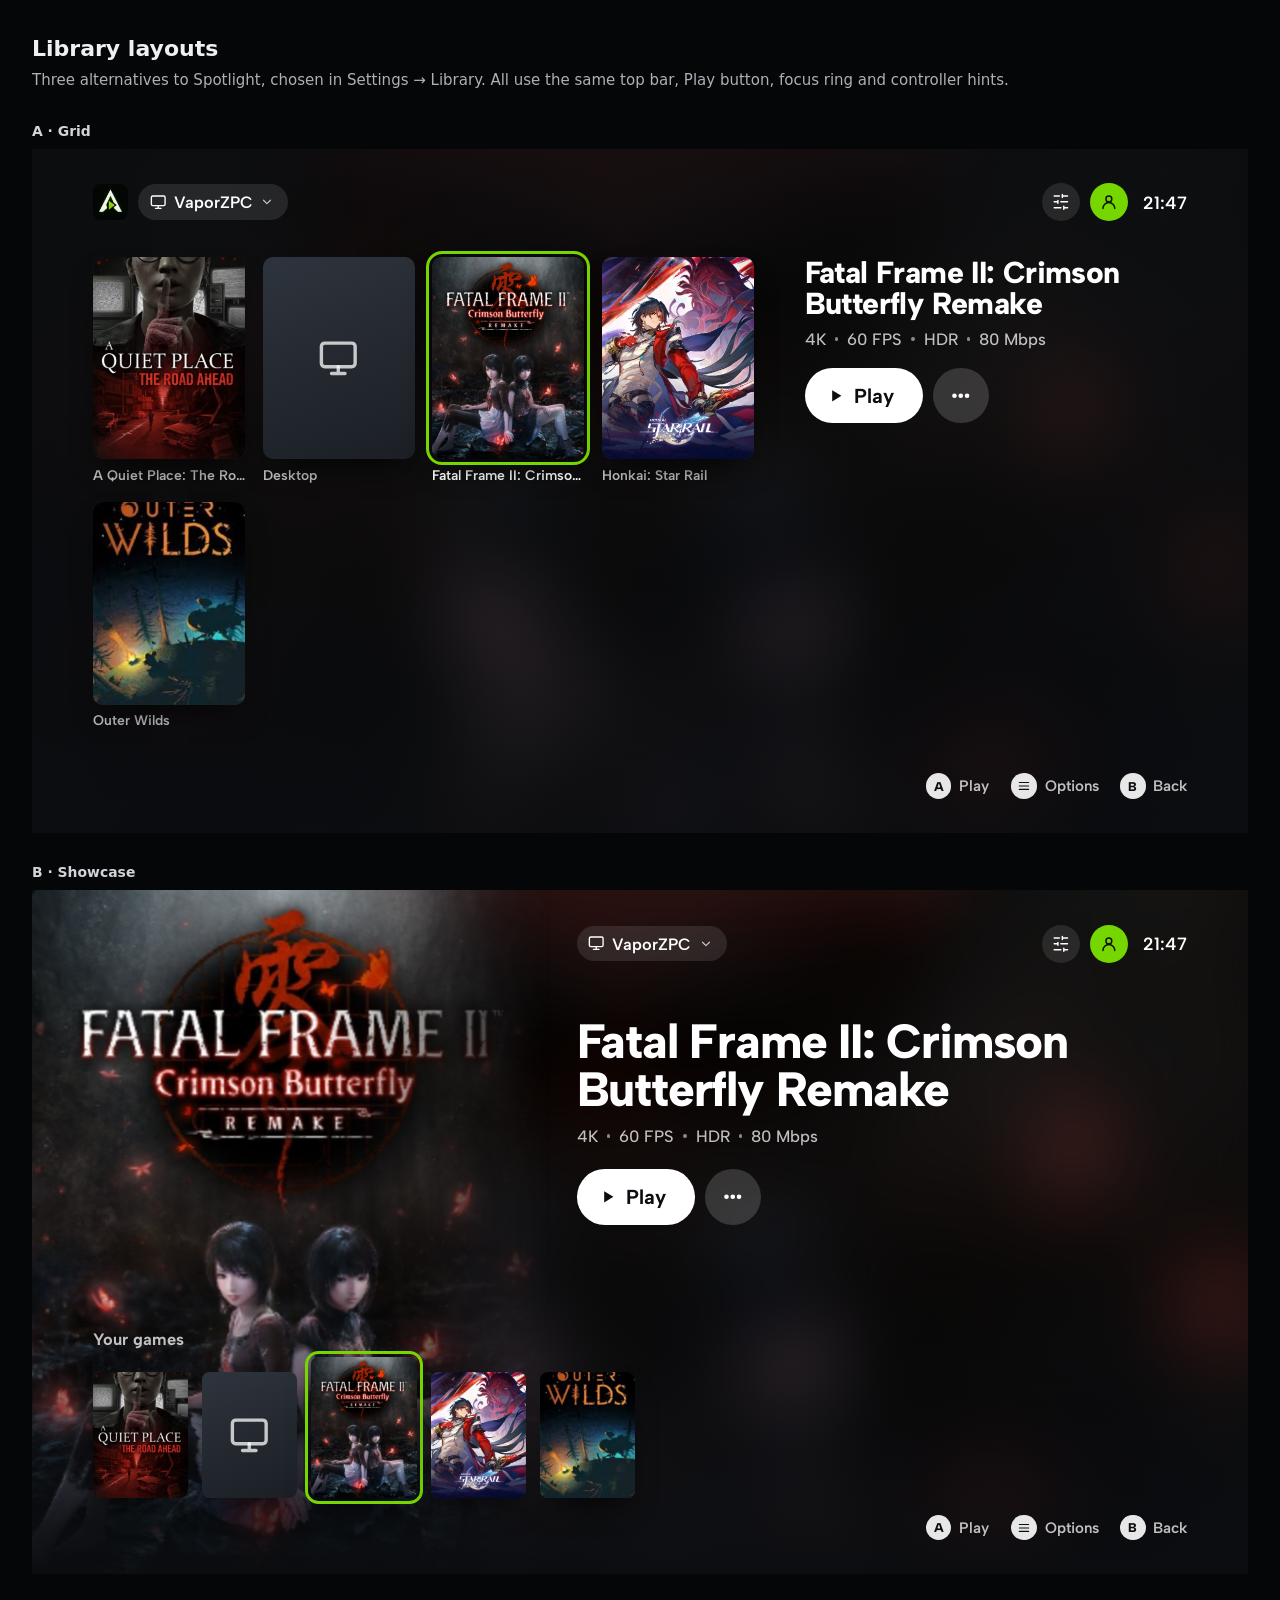
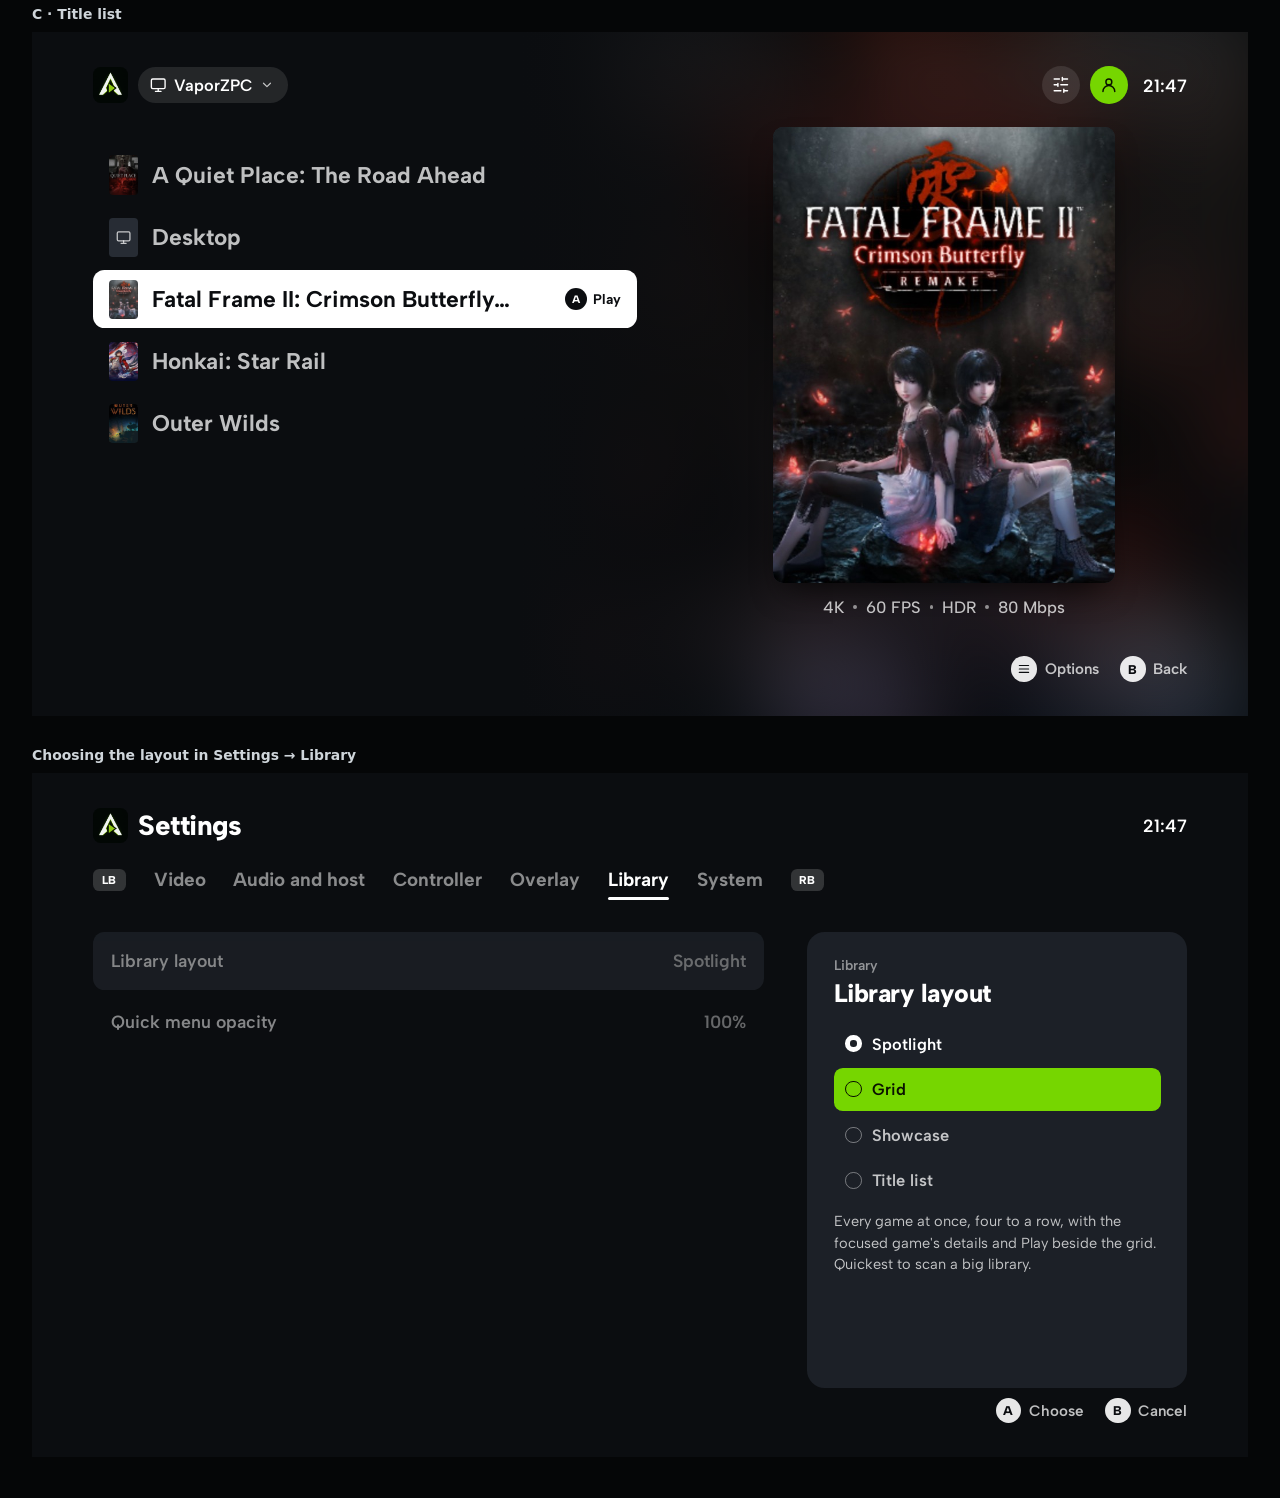
<file: mockups/library-layouts.html>
<!doctype html>
<html lang="en">
<head>
<meta charset="utf-8">
<title>Artemisa mock · Library layouts</title>
<link rel="stylesheet" href="assets/base.css">
<style>
  :root {
    --ink: #0B0D10; --s1: #14171C; --s2: #1C2027; --s3: #272C34; --s3f: #323842; --line: rgba(255,255,255,.12);
    --w: #FFFFFF; --t2: rgba(255,255,255,.74); --t3: rgba(255,255,255,.52);
    --go: #76D600; --on-go: #0A1200;
    --safe-x: 96px; --safe-y: 54px;
    --f: 'Albert Sans', sans-serif;
  }
  .screen { background: var(--ink); color: var(--w); font-family: var(--f); font-variant-numeric: tabular-nums; }
  .wash { position: absolute; inset: -80px; z-index: -3; background-size: cover; background-position: center; filter: blur(64px) brightness(.45) saturate(1.35); }
  .vign { position: absolute; inset: 0; z-index: -2; background: radial-gradient(ellipse 75% 65% at 50% 42%, rgba(11,13,16,.1) 0%, rgba(11,13,16,.88) 100%); }
  .ring { outline: 5px solid var(--go); outline-offset: 5px; }

  /* Shared chrome, as on the Spotlight library */
  .top { position: absolute; left: var(--safe-x); right: var(--safe-x); top: var(--safe-y); display: flex; align-items: center; gap: 16px; }
  .top .push { margin-left: auto; }
  .logo { width: 56px; height: 56px; border-radius: 12px; }
  .pill { height: 56px; padding: 0 22px 0 18px; border-radius: 28px; background: rgba(255,255,255,.1); display: flex; align-items: center; gap: 12px; font-size: 26px; font-weight: 600; }
  .pill .ic { font-size: 26px; }
  .pill .ic.chev { font-size: 22px; color: var(--t2); }
  .round { width: 60px; height: 60px; border-radius: 50%; background: rgba(255,255,255,.1); display: grid; place-items: center; }
  .round .ic { font-size: 28px; }
  .avatar { width: 60px; height: 60px; border-radius: 50%; background: var(--go); color: var(--on-go); display: grid; place-items: center; }
  .avatar .ic { font-size: 28px; }
  .clock { font-size: 28px; font-weight: 600; margin-left: 8px; }
  .hints { position: absolute; right: var(--safe-x); bottom: var(--safe-y); display: flex; gap: 34px; font-size: 24px; font-weight: 600; color: var(--t2); }
  .hint { display: flex; align-items: center; gap: 12px; }
  .btn { min-width: 40px; height: 40px; padding: 0 10px; border-radius: 20px; background: rgba(255,255,255,.9); color: var(--ink); display: grid; place-items: center; font-size: 20px; font-weight: 800; }
  .btn .ic { font-size: 22px; }
  .meta { display: flex; gap: 14px; align-items: center; font-size: 26px; color: var(--t2); font-weight: 500; }
  .sep { width: 6px; height: 6px; border-radius: 50%; background: var(--t3); }
  .play { height: 88px; padding: 0 46px 0 36px; border-radius: 44px; background: var(--w); color: var(--ink); display: inline-flex; align-items: center; gap: 14px; font-size: 32px; font-weight: 700; }
  .play .ic { font-size: 28px; }
  .circle { width: 88px; height: 88px; border-radius: 50%; background: rgba(255,255,255,.16); display: grid; place-items: center; }
  .circle .ic { font-size: 34px; }
  .acts { display: flex; gap: 16px; align-items: center; }
  .cover { border-radius: 16px; overflow: hidden; background: var(--s3); position: relative; box-shadow: 0 24px 50px -20px rgba(0,0,0,.85); }
  .cover img { width: 100%; height: 100%; object-fit: cover; display: block; }
  .cover.desk { display: grid; place-items: center; background: linear-gradient(160deg, #2E343D, #1B1F25); }
  .cover.desk .ic { font-size: 64px; color: var(--t2); }
  .cover .badge { position: absolute; top: 12px; right: 12px; height: 34px; padding: 0 12px; border-radius: 17px; background: var(--go); color: var(--on-go); font-size: 18px; font-weight: 800; display: flex; align-items: center; gap: 6px; }

  /* ---------- A · Grid ---------- */
  .grid { position: absolute; left: var(--safe-x); top: 170px; display: grid; grid-template-columns: repeat(4, 240px); gap: 30px 28px; }
  .grid .cover { width: 240px; height: 320px; }
  .grid .name { margin-top: 12px; font-size: 22px; font-weight: 600; color: var(--t2); white-space: nowrap; overflow: hidden; text-overflow: ellipsis; width: 240px; }
  .grid .f .name { color: var(--w); }
  .side { position: absolute; left: 1220px; right: var(--safe-x); top: 170px; }
  .side .poster { width: 300px; height: 400px; }
  .side h1 { margin: 30px 0 0; font-size: 48px; font-weight: 800; letter-spacing: -.02em; line-height: 1.04; }
  .side .meta { margin-top: 14px; }
  .side .acts { margin-top: 30px; }
  .count { position: absolute; left: var(--safe-x); bottom: 64px; font-size: 24px; color: var(--t3); font-weight: 600; }

  /* ---------- B · Showcase ---------- */
  .hero-cover { position: absolute; left: 0; top: 0; bottom: 0; width: 820px; z-index: -1;
    -webkit-mask-image: linear-gradient(90deg, #000 55%, transparent 100%); mask-image: linear-gradient(90deg, #000 55%, transparent 100%); }
  .hero-cover img { width: 100%; height: 100%; object-fit: cover; object-position: 50% 20%; }
  .hero-shade { position: absolute; inset: 0; z-index: -1; background: linear-gradient(0deg, rgba(11,13,16,.95) 0%, rgba(11,13,16,0) 45%); }
  .b-top { left: auto; }
  .b-info { position: absolute; left: 860px; right: var(--safe-x); top: 200px; }
  .b-info h1 { margin: 0; font-size: 76px; font-weight: 800; letter-spacing: -.025em; line-height: 1; text-wrap: balance; }
  .b-info .meta { margin-top: 20px; }
  .b-info .acts { margin-top: 36px; }
  .b-info .last { margin-top: 26px; font-size: 24px; color: var(--t3); font-weight: 500; }
  .strip { position: absolute; left: var(--safe-x); right: var(--safe-x); bottom: 120px; display: flex; gap: 22px; align-items: flex-end; }
  .strip .cover { width: 150px; height: 200px; border-radius: 12px; }
  .strip .cover.f { width: 168px; height: 224px; }
  .strip-label { position: absolute; left: var(--safe-x); bottom: 356px; font-size: 26px; font-weight: 700; color: var(--t2); }

  /* ---------- C · Title list ---------- */
  .c-wash { position: absolute; inset: -80px -80px -80px 760px; z-index: -3; background-size: cover; background-position: center; filter: blur(70px) brightness(.5) saturate(1.3); }
  .c-shade { position: absolute; inset: 0; z-index: -1; background: linear-gradient(90deg, var(--ink) 0%, var(--ink) 40%, rgba(11,13,16,.2) 70%, rgba(11,13,16,0) 100%); }
  .c-list { position: absolute; left: var(--safe-x); top: 180px; width: 860px; display: flex; flex-direction: column; gap: 6px; }
  .row { height: 92px; border-radius: 18px; padding: 0 26px; display: flex; align-items: center; gap: 22px; font-size: 36px; font-weight: 700; color: var(--t2); white-space: nowrap; }
  .row .t { overflow: hidden; text-overflow: ellipsis; }
  .row .thumb { width: 46px; height: 62px; border-radius: 6px; object-fit: cover; flex: none; opacity: .85; }
  .row .desk { width: 46px; height: 62px; border-radius: 6px; background: var(--s3); display: grid; place-items: center; flex: none; }
  .row .desk .ic { font-size: 24px; }
  .row.on { background: var(--w); color: var(--ink); }
  .row .tail { margin-left: auto; font-size: 22px; font-weight: 700; display: flex; align-items: center; gap: 10px; }
  .row .tail .btn { background: var(--ink); color: var(--w); min-width: 34px; height: 34px; font-size: 17px; }
  .c-poster { position: absolute; left: 1170px; top: 150px; width: 540px; height: 720px; }
  .c-meta { position: absolute; left: 1170px; width: 540px; top: 892px; justify-content: center; }

  /* ---------- Settings: choosing a layout ---------- */
  .tabs { position: absolute; left: var(--safe-x); top: 150px; display: flex; align-items: center; gap: 44px; font-size: 30px; font-weight: 700; color: var(--t3); }
  .tabs .on { color: var(--w); position: relative; }
  .tabs .on::after { content: ''; position: absolute; left: 0; right: 0; bottom: -14px; height: 5px; border-radius: 3px; background: var(--w); }
  .tabs .btn { font-size: 18px; height: 36px; min-width: 52px; border-radius: 10px; background: rgba(255,255,255,.16); color: var(--w); }
  .s-list { position: absolute; left: var(--safe-x); top: 250px; width: 1060px; display: flex; flex-direction: column; gap: 4px; opacity: .5; }
  .crow { height: 92px; border-radius: 18px; padding: 0 28px; display: flex; align-items: center; font-size: 28px; font-weight: 600; }
  .crow .end { margin-left: auto; color: var(--t2); }
  .guide { position: absolute; right: var(--safe-x); top: 250px; width: 600px; bottom: 110px; background: var(--s2); border-radius: 28px; padding: 40px 42px; }
  .guide .k { font-size: 22px; color: var(--t3); font-weight: 600; }
  .guide h3 { margin: 8px 0 0; font-size: 40px; font-weight: 800; letter-spacing: -.02em; }
  .guide p { margin: 14px 0 0; font-size: 23px; line-height: 1.5; color: var(--t2); }
  .opts { margin-top: 22px; display: flex; flex-direction: column; gap: 4px; }
  .opt { height: 68px; border-radius: 14px; padding: 0 18px; display: flex; align-items: center; gap: 16px; font-size: 26px; font-weight: 600; color: var(--t2); }
  .opt .rd { width: 26px; height: 26px; border-radius: 50%; border: 3px solid rgba(255,255,255,.4); flex: none; }
  .opt.sel { color: var(--w); }
  .opt.sel .rd { border: 8px solid var(--w); }
  .opt.f { background: var(--go); color: var(--on-go); }
  .opt.f .rd { border-color: var(--on-go); }
  .opt .mini { margin-left: auto; display: flex; gap: 4px; opacity: .8; }
  .opt .mini i { display: block; background: currentColor; border-radius: 2px; }
</style>
<script src="assets/mock.js"></script>
</head>
<body>
<header class="gallery-head">
  <h1>Library layouts</h1>
  <p>Three alternatives to Spotlight, chosen in Settings → Library. All use the same top bar, Play button, focus ring and controller hints.</p>
</header>

<!-- ===================== A · GRID ===================== -->
<figure class="frame"><figcaption>A · Grid</figcaption>
<div class="screen" id="grid">
  <div class="wash" style="background-image:url(assets/fatal-frame.jpg)"></div><div class="vign"></div>
  <div class="top"><img class="logo" src="assets/icon.png" alt=""><div class="pill"><i data-i="monitor"></i>VaporZPC<i class="chev" data-i="down"></i></div><div class="push"></div>
    <div class="round"><i data-i="settings"></i></div><div class="avatar"><i data-i="user"></i></div><span class="clock">21:47</span></div>
  <div class="grid">
    <div><div class="cover"><img src="assets/quiet-place.jpg" alt=""></div><div class="name">A Quiet Place: The Road Ahead</div></div>
    <div><div class="cover desk"><i data-i="monitor"></i></div><div class="name">Desktop</div></div>
    <div class="f"><div class="cover ring"><img src="assets/fatal-frame.jpg" alt=""></div><div class="name">Fatal Frame II: Crimson Butterfly Remake</div></div>
    <div><div class="cover"><img src="assets/star-rail.jpg" alt=""></div><div class="name">Honkai: Star Rail</div></div>
    <div><div class="cover"><img src="assets/outer-wilds.jpg" alt=""></div><div class="name">Outer Wilds</div></div>
  </div>
  <div class="side">
    <h1 style="margin-top:0">Fatal Frame II: Crimson Butterfly Remake</h1>
    <div class="meta">4K<span class="sep"></span>60 FPS<span class="sep"></span>HDR<span class="sep"></span>80 Mbps</div>
    <div class="acts"><div class="play"><i data-i="play"></i>Play</div><div class="circle"><i data-i="more"></i></div></div>
  </div>
  <div class="hints"><span class="hint"><span class="btn">A</span>Play</span><span class="hint"><span class="btn"><i data-i="menu"></i></span>Options</span><span class="hint"><span class="btn">B</span>Back</span></div>
</div></figure>

<!-- ===================== B · SHOWCASE ===================== -->
<figure class="frame"><figcaption>B · Showcase</figcaption>
<div class="screen" id="showcase">
  <div class="wash" style="background-image:url(assets/fatal-frame.jpg)"></div>
  <div class="hero-cover"><img src="assets/fatal-frame.jpg" alt=""></div>
  <div class="hero-shade"></div>
  <div class="top b-top" style="left:860px"><div class="pill"><i data-i="monitor"></i>VaporZPC<i class="chev" data-i="down"></i></div><div class="push"></div>
    <div class="round"><i data-i="settings"></i></div><div class="avatar"><i data-i="user"></i></div><span class="clock">21:47</span></div>
  <div class="b-info">
    <h1>Fatal Frame II: Crimson Butterfly Remake</h1>
    <div class="meta">4K<span class="sep"></span>60 FPS<span class="sep"></span>HDR<span class="sep"></span>80 Mbps</div>
    <div class="acts"><div class="play"><i data-i="play"></i>Play</div><div class="circle"><i data-i="more"></i></div></div>
  </div>
  <div class="strip-label">Your games</div>
  <div class="strip">
    <div class="cover"><img src="assets/quiet-place.jpg" alt=""></div>
    <div class="cover desk"><i data-i="monitor"></i></div>
    <div class="cover f ring"><img src="assets/fatal-frame.jpg" alt=""></div>
    <div class="cover"><img src="assets/star-rail.jpg" alt=""></div>
    <div class="cover"><img src="assets/outer-wilds.jpg" alt=""></div>
  </div>
  <div class="hints"><span class="hint"><span class="btn">A</span>Play</span><span class="hint"><span class="btn"><i data-i="menu"></i></span>Options</span><span class="hint"><span class="btn">B</span>Back</span></div>
</div></figure>

<!-- ===================== C · TITLE LIST ===================== -->
<figure class="frame"><figcaption>C · Title list</figcaption>
<div class="screen" id="list">
  <div class="c-wash" style="background-image:url(assets/fatal-frame.jpg)"></div><div class="c-shade"></div>
  <div class="top"><img class="logo" src="assets/icon.png" alt=""><div class="pill"><i data-i="monitor"></i>VaporZPC<i class="chev" data-i="down"></i></div><div class="push"></div>
    <div class="round"><i data-i="settings"></i></div><div class="avatar"><i data-i="user"></i></div><span class="clock">21:47</span></div>
  <div class="c-list">
    <div class="row"><img class="thumb" src="assets/quiet-place.jpg" alt=""><span class="t">A Quiet Place: The Road Ahead</span></div>
    <div class="row"><span class="desk"><i data-i="monitor"></i></span><span class="t">Desktop</span></div>
    <div class="row on"><img class="thumb" src="assets/fatal-frame.jpg" alt=""><span class="t">Fatal Frame II: Crimson Butterfly…</span><span class="tail"><span class="btn">A</span>Play</span></div>
    <div class="row"><img class="thumb" src="assets/star-rail.jpg" alt=""><span class="t">Honkai: Star Rail</span></div>
    <div class="row"><img class="thumb" src="assets/outer-wilds.jpg" alt=""><span class="t">Outer Wilds</span></div>
  </div>
  <div class="cover c-poster"><img src="assets/fatal-frame.jpg" alt=""></div>
  <div class="meta c-meta">4K<span class="sep"></span>60 FPS<span class="sep"></span>HDR<span class="sep"></span>80 Mbps</div>
  <div class="hints"><span class="hint"><span class="btn"><i data-i="menu"></i></span>Options</span><span class="hint"><span class="btn">B</span>Back</span></div>
</div></figure>

<!-- ===================== SETTINGS ===================== -->
<figure class="frame"><figcaption>Choosing the layout in Settings → Library</figcaption>
<div class="screen" id="setting">
  <div class="top"><img class="logo" src="assets/icon.png" alt=""><span style="font-size:44px;font-weight:800;letter-spacing:-.02em">Settings</span><div class="push"></div><span class="clock">21:47</span></div>
  <div class="tabs"><span class="btn">LB</span><span>Video</span><span>Audio and host</span><span>Controller</span><span>Overlay</span><span class="on">Library</span><span>System</span><span class="btn">RB</span></div>
  <div class="s-list">
    <div class="crow" style="background:var(--s3)">Library layout<span class="end">Spotlight</span></div>
    <div class="crow">Quick menu opacity<span class="end">100%</span></div>
  </div>
  <div class="guide">
    <div class="k">Library</div>
    <h3>Library layout</h3>
    <div class="opts">
      <div class="opt sel"><span class="rd"></span>Spotlight</div>
      <div class="opt f"><span class="rd"></span>Grid</div>
      <div class="opt"><span class="rd"></span>Showcase</div>
      <div class="opt"><span class="rd"></span>Title list</div>
    </div>
    <p>Every game at once, four to a row, with the focused game's details and Play beside the grid. Quickest to scan a big library.</p>
  </div>
  <div class="hints"><span class="hint"><span class="btn">A</span>Choose</span><span class="hint"><span class="btn">B</span>Cancel</span></div>
</div></figure>
</body>
</html>
</file>
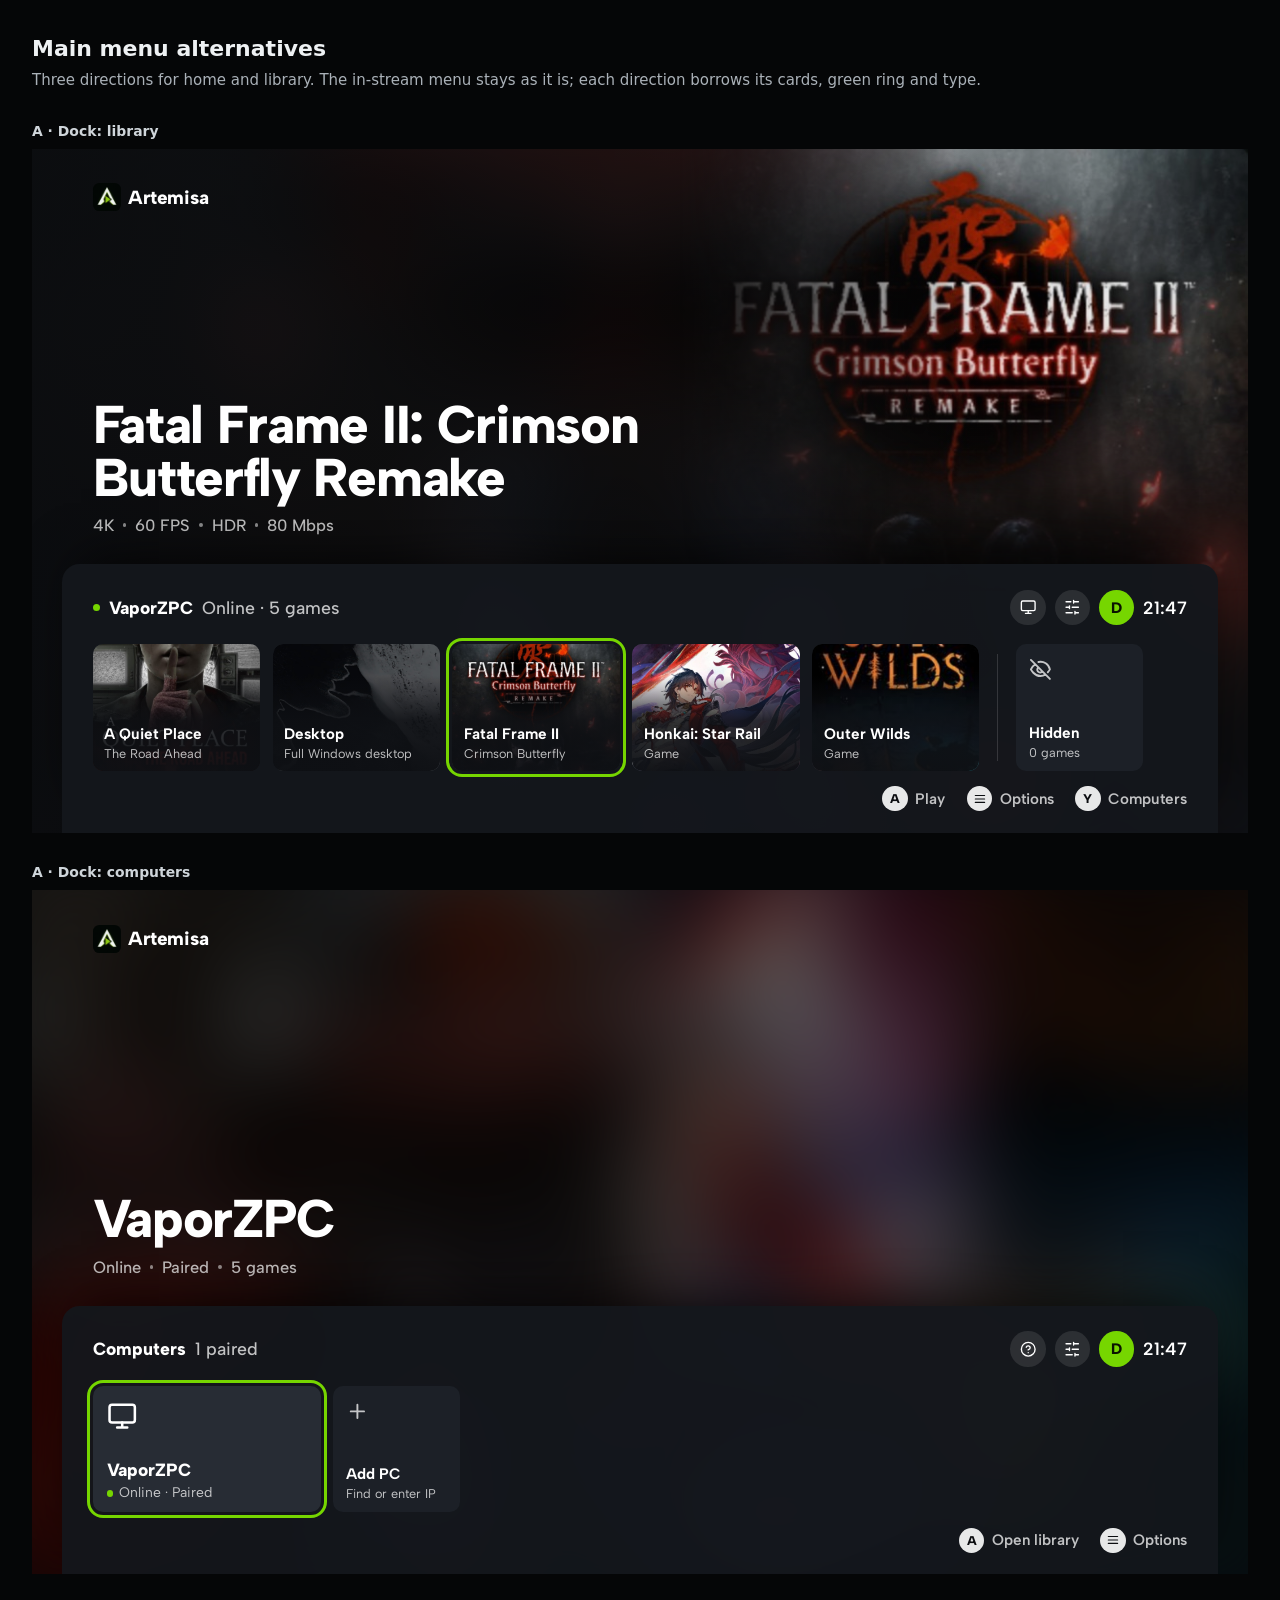
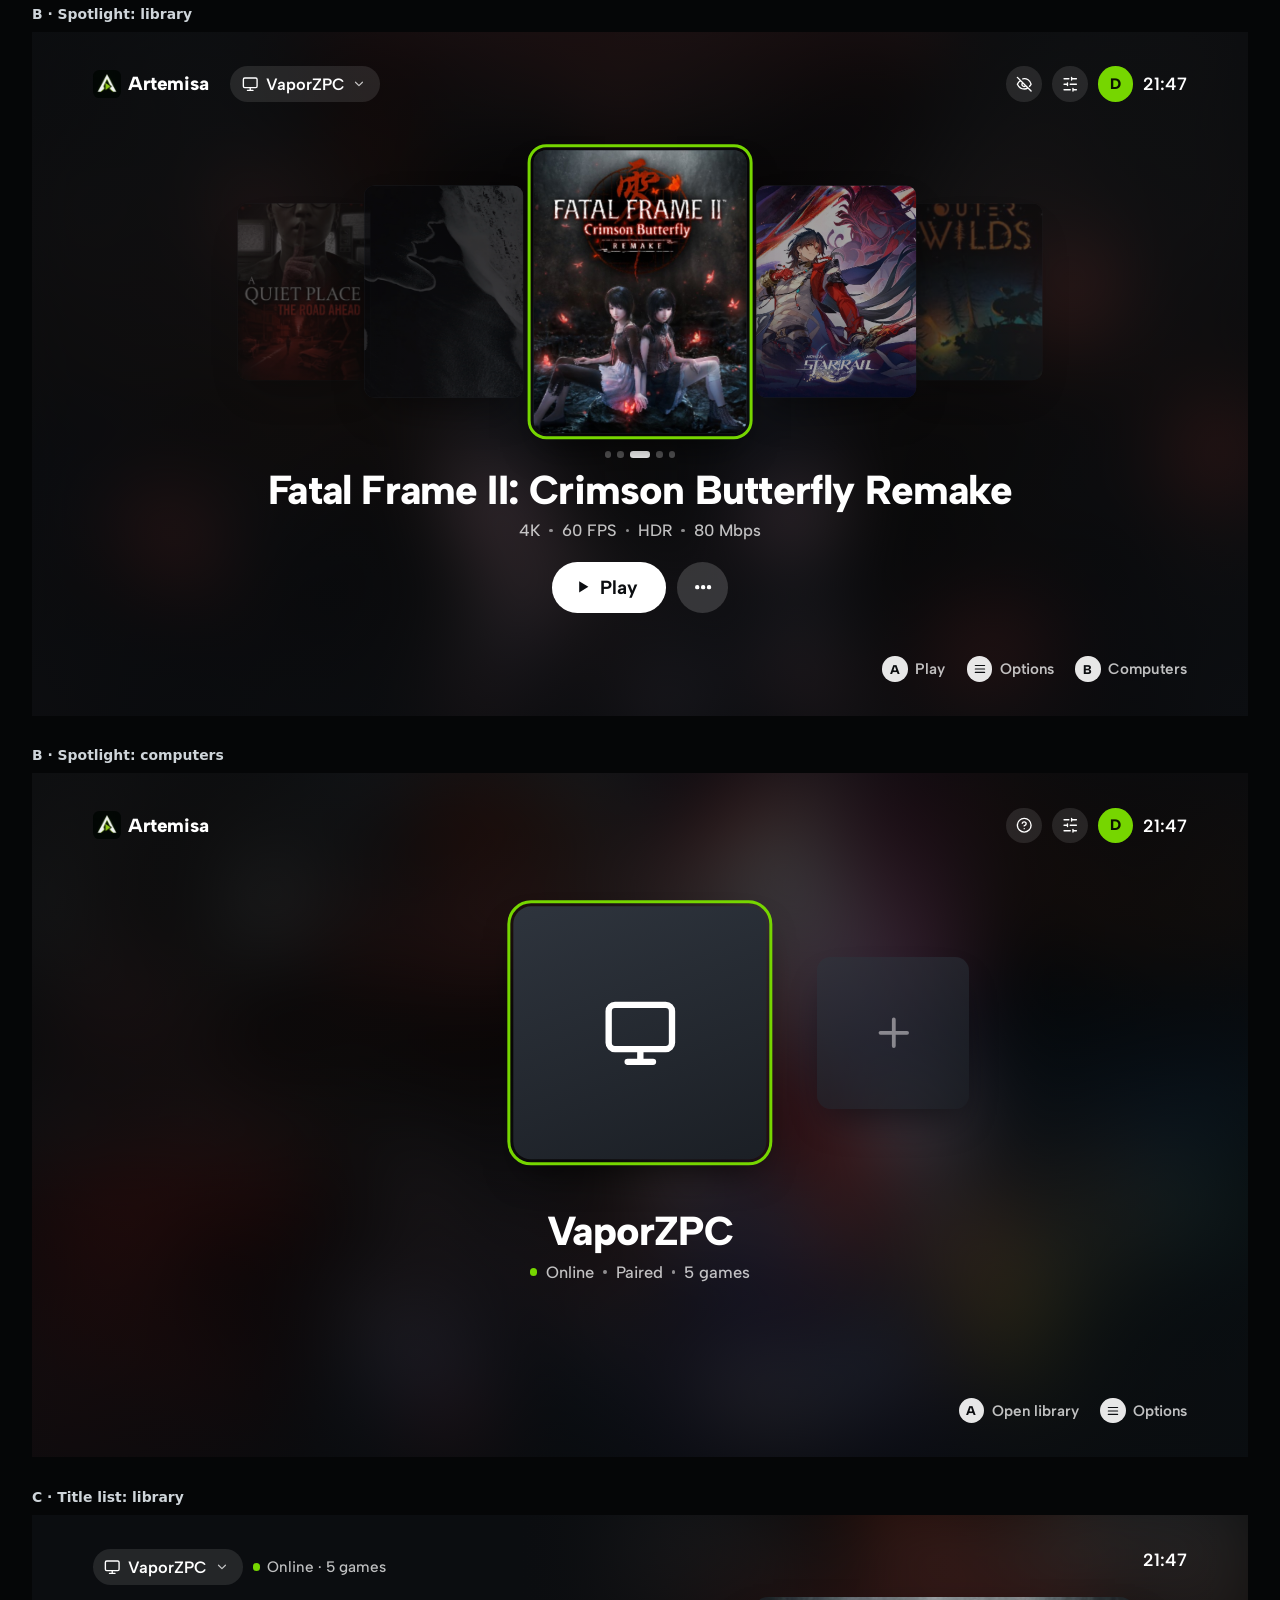
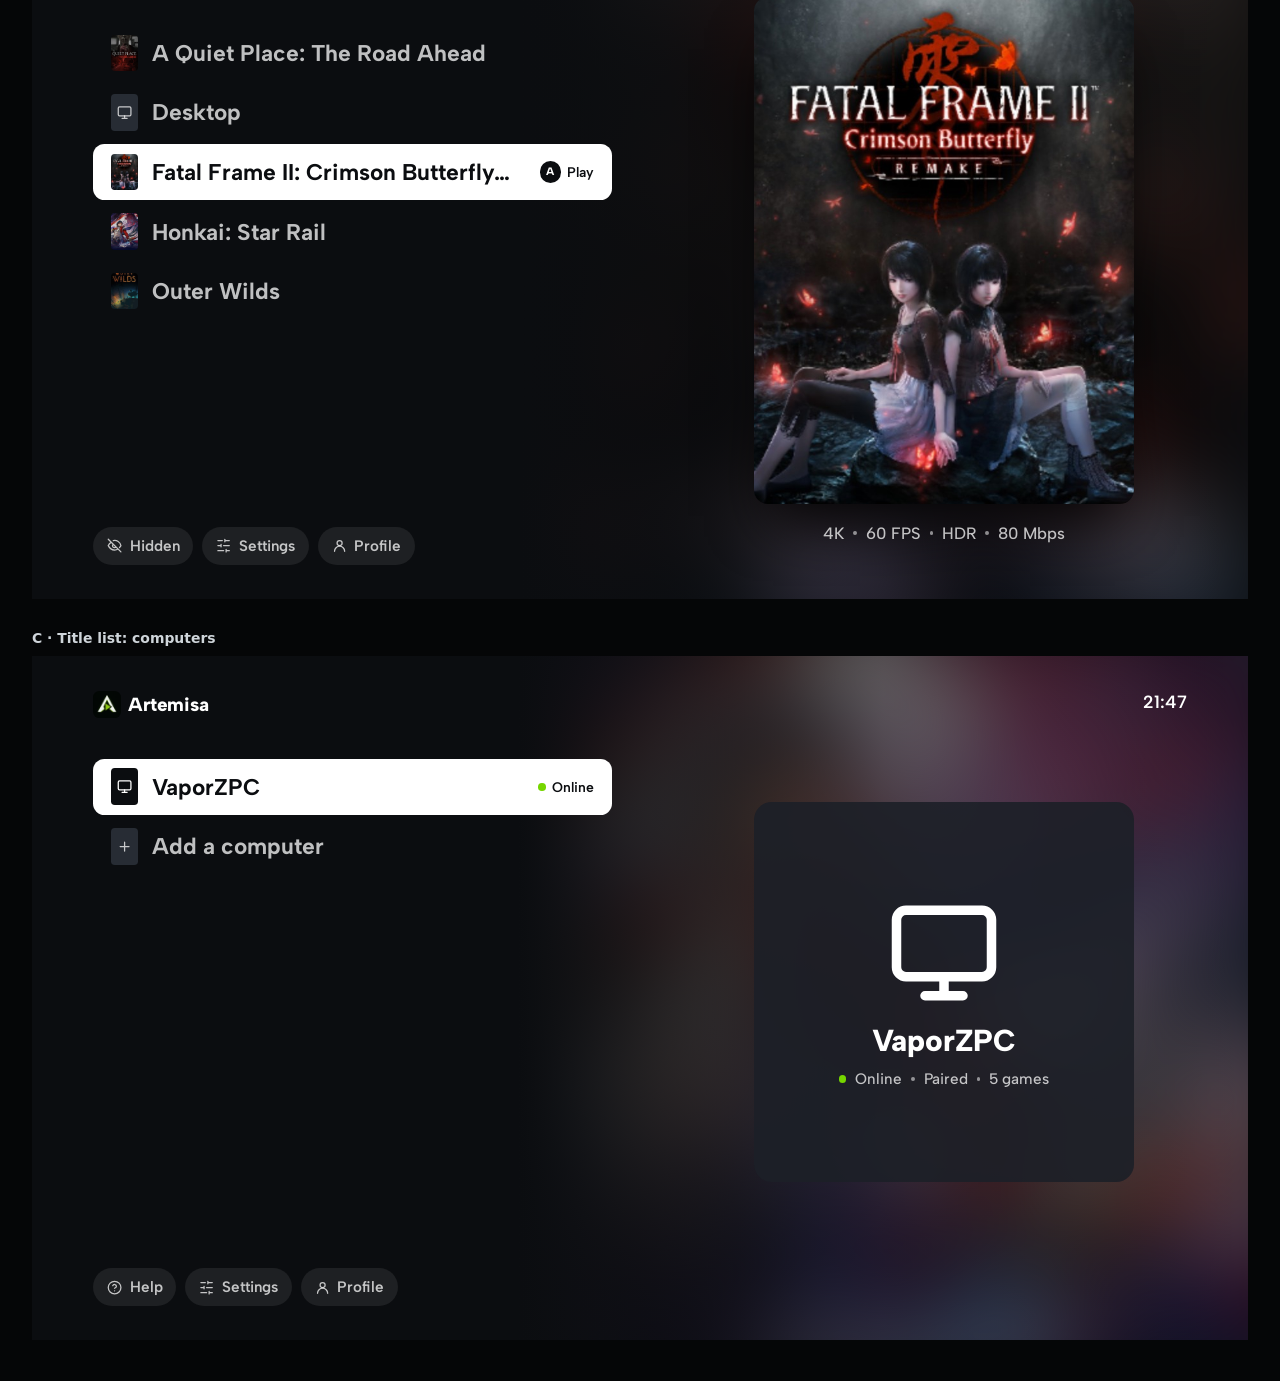
<file: mockups/mainmenu.html>
<!doctype html>
<html lang="en">
<head>
<meta charset="utf-8">
<title>Artemisa mock · Main menu alternatives</title>
<link rel="stylesheet" href="assets/base.css">
<style>
  :root {
    --ink: #0B0D10; --s1: #14171C; --s2: #1C2027; --s3: #272C34; --s3f: #323842; --line: rgba(255,255,255,.14);
    --w: #FFFFFF; --t2: rgba(255,255,255,.74); --t3: rgba(255,255,255,.52);
    --go: #76D600; --on-go: #0A1200; --stop: #FF6B6E;
    --safe-x: 96px; --safe-y: 54px;
    --f: 'Albert Sans', sans-serif;
  }
  .screen { background: var(--ink); color: var(--w); font-family: var(--f); font-variant-numeric: tabular-nums; }
  .wash { position: absolute; inset: -80px; z-index: -3; background-size: cover; background-position: center; filter: blur(64px) brightness(.5) saturate(1.35); }
  .mosaic { position: absolute; inset: -80px; z-index: -3; display: flex; filter: blur(70px) brightness(.38) saturate(1.3); }
  .mosaic img { flex: 1; min-width: 0; height: 100%; object-fit: cover; }
  .ring { outline: 5px solid var(--go); outline-offset: 5px; }

  /* Shared bits */
  .round { width: 56px; height: 56px; border-radius: 50%; background: rgba(255,255,255,.1); display: grid; place-items: center; flex: none; }
  .round .ic { font-size: 26px; }
  .avatar { width: 56px; height: 56px; border-radius: 50%; background: var(--go); color: var(--on-go); display: grid; place-items: center; font-weight: 800; font-size: 24px; flex: none; }
  .clock { font-size: 28px; font-weight: 600; }
  .dot { width: 12px; height: 12px; border-radius: 50%; background: var(--go); flex: none; }
  .sep { width: 6px; height: 6px; border-radius: 50%; background: var(--t3); flex: none; }
  .hints { display: flex; gap: 34px; font-size: 24px; font-weight: 600; color: var(--t2); }
  .hint { display: flex; align-items: center; gap: 12px; }
  .btn { width: 40px; height: 40px; border-radius: 50%; background: rgba(255,255,255,.9); color: var(--ink); display: grid; place-items: center; font-size: 20px; font-weight: 800; }
  .btn .ic { font-size: 22px; }
  .meta { display: flex; gap: 14px; align-items: center; font-size: 26px; color: var(--t2); font-weight: 500; }
  .pill { height: 56px; padding: 0 22px 0 18px; border-radius: 28px; background: rgba(255,255,255,.1); display: flex; align-items: center; gap: 12px; font-size: 26px; font-weight: 600; }
  .pill .ic { font-size: 26px; }
  .pill .ic.chev { font-size: 22px; color: var(--t2); }

  /* ---------- A · Dock ---------- */
  .a-title { position: absolute; left: var(--safe-x); top: var(--safe-y); right: var(--safe-x); display: flex; align-items: center; gap: 16px; }
  .a-title .push { margin-left: auto; }
  .a-hero { position: absolute; left: var(--safe-x); bottom: 470px; width: 1100px; }
  .a-hero h1 { margin: 0; font-size: 84px; line-height: .98; font-weight: 800; letter-spacing: -.025em; text-wrap: balance; }
  .a-hero .meta { margin-top: 20px; }
  .a-key { position: absolute; right: 0; top: 0; width: 900px; height: 700px; object-fit: cover; object-position: top; z-index: -2;
    -webkit-mask-image: linear-gradient(90deg, transparent 0, #000 50%), linear-gradient(0deg, transparent 0, #000 45%);
    -webkit-mask-composite: source-in; mask-composite: intersect; opacity: .9; }
  .a-shade { position: absolute; inset: 0; z-index: -1; background: linear-gradient(90deg, rgba(11,13,16,.85) 0%, rgba(11,13,16,.4) 50%, rgba(11,13,16,0) 80%); }
  .dock { position: absolute; left: 48px; right: 48px; bottom: 0; height: 424px; border-radius: 28px 28px 0 0; background: rgba(20,23,28,.94);
    padding: 40px 48px 0; box-shadow: 0 -30px 80px -30px rgba(0,0,0,.8); }
  .dock-head { display: flex; align-items: center; gap: 14px; font-size: 28px; }
  .dock-head b { font-weight: 800; }
  .dock-head .sub { color: var(--t2); font-weight: 500; }
  .dock-head .push { margin-left: auto; display: flex; align-items: center; gap: 14px; }
  .cards { display: flex; gap: 20px; margin-top: 30px; }
  .gcard { width: 264px; height: 200px; border-radius: 16px; background: var(--s3); position: relative; overflow: hidden; flex: none; }
  .gcard img { position: absolute; inset: 0; width: 100%; height: 100%; object-fit: cover; object-position: 50% 22%; }
  .gcard::after { content: ''; position: absolute; inset: 0; background: linear-gradient(0deg, rgba(14,16,20,.97) 0%, rgba(14,16,20,.85) 40%, rgba(14,16,20,0) 75%); }
  .gcard .lbl { position: absolute; left: 18px; right: 18px; bottom: 16px; z-index: 1; }
  .gcard .lbl b { display: block; font-size: 24px; font-weight: 700; white-space: nowrap; overflow: hidden; text-overflow: ellipsis; }
  .gcard .lbl span { display: block; margin-top: 4px; font-size: 20px; color: var(--t2); }
  .gcard.util { background: var(--s2); display: flex; flex-direction: column; justify-content: space-between; padding: 22px 20px 18px; width: 200px; }
  .gcard.util::after { display: none; }
  .gcard.util .ic { font-size: 36px; color: var(--t2); }
  .gcard.util b { font-size: 24px; font-weight: 700; }
  .gcard.util span { display: block; margin-top: 4px; font-size: 20px; color: var(--t2); }
  .gcard.pc { width: 360px; background: var(--s3); display: flex; flex-direction: column; justify-content: space-between; padding: 24px 22px 20px; }
  .gcard.pc::after { display: none; }
  .gcard.pc .ic { font-size: 48px; }
  .gcard.pc b { font-size: 28px; font-weight: 800; }
  .gcard.pc span { display: flex; align-items: center; gap: 10px; margin-top: 6px; font-size: 22px; color: var(--t2); }
  .gcard.pc span .dot { width: 10px; height: 10px; }
  .vr { width: 2px; background: var(--line); margin: 16px 8px; flex: none; }
  .dock .hints { position: absolute; right: 48px; bottom: 34px; }

  /* ---------- B · Spotlight ---------- */
  .b-top { position: absolute; left: var(--safe-x); right: var(--safe-x); top: var(--safe-y); display: flex; align-items: center; gap: 16px; }
  .b-top .push { margin-left: auto; }
  .wordmark { font-size: 30px; font-weight: 800; letter-spacing: -.01em; margin-right: 18px; display: flex; align-items: center; gap: 12px; }
  .wordmark img { width: 44px; height: 44px; border-radius: 10px; }
  .b-vign { position: absolute; inset: 0; z-index: -1; background: radial-gradient(ellipse 70% 60% at 50% 45%, rgba(11,13,16,0) 0%, rgba(11,13,16,.75) 100%); }
  .carousel { position: absolute; left: 0; right: 0; top: 170px; height: 480px; }
  .cv { position: absolute; top: 50%; border-radius: 16px; overflow: hidden; background: var(--s3); transform: translate(-50%, -50%); box-shadow: 0 30px 60px -20px rgba(0,0,0,.85); }
  .cv img { width: 100%; height: 100%; object-fit: cover; display: block; }
  .cv.f { width: 336px; height: 448px; border-radius: 20px; left: 960px; z-index: 3; }
  .cv.n1 { width: 252px; height: 336px; z-index: 2; opacity: .62; }
  .cv.n2 { width: 210px; height: 280px; z-index: 1; opacity: .3; }
  .cv.sq { display: grid; place-items: center; background: linear-gradient(160deg, #2E343D, #1B1F25); }
  .cv.sq .ic { font-size: 120px; }
  .cv.sq.add .ic { font-size: 72px; color: var(--t2); }
  .b-info { position: absolute; left: 0; right: 0; top: 690px; text-align: center; }
  .b-info h1 { margin: 0; font-size: 64px; font-weight: 800; letter-spacing: -.02em; line-height: 1.02; }
  .b-info .meta { justify-content: center; margin-top: 16px; }
  .b-info .acts { display: flex; justify-content: center; gap: 18px; margin-top: 34px; }
  .playpill { height: 80px; padding: 0 44px 0 34px; border-radius: 40px; background: var(--w); color: var(--ink); display: flex; align-items: center; gap: 14px; font-size: 30px; font-weight: 700; }
  .playpill .ic { font-size: 28px; }
  .cbtn { width: 80px; height: 80px; border-radius: 50%; background: rgba(255,255,255,.16); display: grid; place-items: center; }
  .cbtn .ic { font-size: 32px; }
  .dots { position: absolute; left: 0; right: 0; top: 662px; display: flex; justify-content: center; gap: 10px; }
  .dots i { width: 10px; height: 10px; border-radius: 5px; background: rgba(255,255,255,.3); display: block; }
  .dots i.on { width: 32px; background: var(--w); }
  .screen > .hints { position: absolute; right: var(--safe-x); bottom: var(--safe-y); }

  /* ---------- C · Title list ---------- */
  .c-wash { position: absolute; inset: -80px -80px -80px 760px; z-index: -3; background-size: cover; background-position: center; filter: blur(70px) brightness(.5) saturate(1.3); }
  .c-shade { position: absolute; inset: 0; z-index: -1; background: linear-gradient(90deg, var(--ink) 0%, var(--ink) 40%, rgba(11,13,16,.2) 70%, rgba(11,13,16,0) 100%); }
  .c-left { position: absolute; left: var(--safe-x); top: var(--safe-y); width: 820px; bottom: var(--safe-y); display: flex; flex-direction: column; }
  .c-head { display: flex; align-items: center; gap: 16px; }
  .c-head .sub { font-size: 24px; color: var(--t2); display: flex; align-items: center; gap: 10px; font-weight: 500; }
  .c-list { margin-top: 64px; display: flex; flex-direction: column; gap: 6px; }
  .row { height: 88px; border-radius: 18px; padding: 0 28px; display: flex; align-items: center; gap: 22px; font-size: 36px; font-weight: 700; color: var(--t2); white-space: nowrap; }
  .row .t { overflow: hidden; text-overflow: ellipsis; }
  .row .ic { font-size: 34px; flex: none; }
  .row .thumb { width: 44px; height: 58px; border-radius: 6px; object-fit: cover; flex: none; opacity: .8; }
  .row .desk { width: 44px; height: 58px; border-radius: 6px; background: var(--s3); display: grid; place-items: center; flex: none; }
  .row .desk .ic { font-size: 24px; }
  .row.on { background: var(--w); color: var(--ink); }
  .row.on .thumb { opacity: 1; }
  .row .tail { margin-left: auto; font-size: 22px; font-weight: 600; display: flex; align-items: center; gap: 10px; }
  .row.on .tail { color: var(--ink); }
  .row .tail .btn { background: var(--ink); color: var(--w); width: 34px; height: 34px; font-size: 17px; }
  .c-util { margin-top: auto; display: flex; gap: 14px; }
  .c-util .u { height: 60px; padding: 0 22px; border-radius: 30px; background: rgba(255,255,255,.08); display: flex; align-items: center; gap: 12px; font-size: 24px; font-weight: 600; color: var(--t2); }
  .c-util .u .ic { font-size: 24px; }
  .c-poster { position: absolute; left: 1140px; top: 130px; width: 600px; height: 800px; border-radius: 22px; object-fit: cover; box-shadow: 0 50px 90px -30px rgba(0,0,0,.9); }
  .c-meta { position: absolute; left: 1140px; width: 600px; top: 960px; justify-content: center; }
  .c-top { position: absolute; right: var(--safe-x); top: var(--safe-y); display: flex; gap: 16px; align-items: center; }
  .c-pcpanel { position: absolute; left: 1140px; top: 230px; width: 600px; height: 600px; border-radius: 28px; background: rgba(28,32,39,.9); display: flex; flex-direction: column; align-items: center; justify-content: center; gap: 18px; }
  .c-pcpanel > .ic { font-size: 180px; }
  .c-pcpanel b { font-size: 48px; font-weight: 800; }
  .c-pcpanel .meta { font-size: 24px; }
</style>
<script src="assets/mock.js"></script>
</head>
<body>
<header class="gallery-head">
  <h1>Main menu alternatives</h1>
  <p>Three directions for home and library. The in-stream menu stays as it is; each direction borrows its cards, green ring and type.</p>
</header>

<!-- ===================== A · DOCK ===================== -->
<figure class="frame"><figcaption>A · Dock: library</figcaption>
<div class="screen" id="a-library">
  <div class="wash" style="background-image:url(assets/fatal-frame.jpg)"></div>
  <img class="a-key" src="assets/fatal-frame.jpg" alt="">
  <div class="a-shade"></div>
  <div class="a-title">
    <div class="wordmark"><img src="assets/icon.png" alt="">Artemisa</div>
  </div>
  <div class="a-hero">
    <h1>Fatal Frame II: Crimson Butterfly Remake</h1>
    <div class="meta">4K<span class="sep"></span>60 FPS<span class="sep"></span>HDR<span class="sep"></span>80 Mbps</div>
  </div>
  <div class="dock">
    <div class="dock-head"><span class="dot"></span><b>VaporZPC</b><span class="sub">Online · 5 games</span>
      <div class="push"><div class="round"><i data-i="monitor"></i></div><div class="round"><i data-i="settings"></i></div><div class="avatar">D</div><span class="clock">21:47</span></div>
    </div>
    <div class="cards">
      <div class="gcard"><img src="assets/quiet-place.jpg" alt=""><div class="lbl"><b>A Quiet Place</b><span>The Road Ahead</span></div></div>
      <div class="gcard"><img src="assets/desktop-stream.jpg" alt=""><div class="lbl"><b>Desktop</b><span>Full Windows desktop</span></div></div>
      <div class="gcard ring"><img src="assets/fatal-frame.jpg" alt=""><div class="lbl"><b>Fatal Frame II</b><span>Crimson Butterfly</span></div></div>
      <div class="gcard"><img src="assets/star-rail.jpg" alt=""><div class="lbl"><b>Honkai: Star Rail</b><span>Game</span></div></div>
      <div class="gcard"><img src="assets/outer-wilds.jpg" alt=""><div class="lbl"><b>Outer Wilds</b><span>Game</span></div></div>
      <div class="vr"></div>
      <div class="gcard util"><i data-i="eyeoff"></i><div><b>Hidden</b><span>0 games</span></div></div>
    </div>
    <div class="hints"><span class="hint"><span class="btn">A</span>Play</span><span class="hint"><span class="btn"><i data-i="menu"></i></span>Options</span><span class="hint"><span class="btn">Y</span>Computers</span></div>
  </div>
</div></figure>

<figure class="frame"><figcaption>A · Dock: computers</figcaption>
<div class="screen" id="a-home">
  <div class="mosaic"><img src="assets/quiet-place.jpg" alt=""><img src="assets/fatal-frame.jpg" alt=""><img src="assets/star-rail.jpg" alt=""><img src="assets/outer-wilds.jpg" alt=""></div>
  <div class="a-title"><div class="wordmark"><img src="assets/icon.png" alt="">Artemisa</div></div>
  <div class="a-hero"><h1>VaporZPC</h1><div class="meta">Online<span class="sep"></span>Paired<span class="sep"></span>5 games</div></div>
  <div class="dock">
    <div class="dock-head"><b>Computers</b><span class="sub">1 paired</span>
      <div class="push"><div class="round"><i data-i="help"></i></div><div class="round"><i data-i="settings"></i></div><div class="avatar">D</div><span class="clock">21:47</span></div>
    </div>
    <div class="cards">
      <div class="gcard pc ring"><i data-i="monitor"></i><div><b>VaporZPC</b><span><span class="dot"></span>Online · Paired</span></div></div>
      <div class="gcard util"><i data-i="plus"></i><div><b>Add PC</b><span>Find or enter IP</span></div></div>
    </div>
    <div class="hints"><span class="hint"><span class="btn">A</span>Open library</span><span class="hint"><span class="btn"><i data-i="menu"></i></span>Options</span></div>
  </div>
</div></figure>

<!-- ===================== B · SPOTLIGHT ===================== -->
<figure class="frame"><figcaption>B · Spotlight: library</figcaption>
<div class="screen" id="b-library">
  <div class="wash" style="background-image:url(assets/fatal-frame.jpg)"></div>
  <div class="b-vign"></div>
  <div class="b-top">
    <div class="wordmark"><img src="assets/icon.png" alt="">Artemisa</div>
    <div class="pill"><i data-i="monitor"></i>VaporZPC<i class="chev" data-i="down"></i></div>
    <div class="push"></div>
    <div class="round"><i data-i="eyeoff"></i></div><div class="round"><i data-i="settings"></i></div><div class="avatar">D</div><span class="clock">21:47</span>
  </div>
  <div class="carousel">
    <div class="cv n2" style="left:430px"><img src="assets/quiet-place.jpg" alt=""></div>
    <div class="cv n1" style="left:650px"><img src="assets/desktop-stream.jpg" alt=""></div>
    <div class="cv f ring"><img src="assets/fatal-frame.jpg" alt=""></div>
    <div class="cv n1" style="left:1270px"><img src="assets/star-rail.jpg" alt=""></div>
    <div class="cv n2" style="left:1490px"><img src="assets/outer-wilds.jpg" alt=""></div>
  </div>
  <div class="dots"><i></i><i></i><i class="on"></i><i></i><i></i></div>
  <div class="b-info">
    <h1>Fatal Frame II: Crimson Butterfly Remake</h1>
    <div class="meta">4K<span class="sep"></span>60 FPS<span class="sep"></span>HDR<span class="sep"></span>80 Mbps</div>
    <div class="acts"><div class="playpill"><i data-i="play"></i>Play</div><div class="cbtn"><i data-i="more"></i></div></div>
  </div>
  <div class="hints"><span class="hint"><span class="btn">A</span>Play</span><span class="hint"><span class="btn"><i data-i="menu"></i></span>Options</span><span class="hint"><span class="btn">B</span>Computers</span></div>
</div></figure>

<figure class="frame"><figcaption>B · Spotlight: computers</figcaption>
<div class="screen" id="b-home">
  <div class="mosaic"><img src="assets/quiet-place.jpg" alt=""><img src="assets/fatal-frame.jpg" alt=""><img src="assets/star-rail.jpg" alt=""><img src="assets/outer-wilds.jpg" alt=""></div>
  <div class="b-vign"></div>
  <div class="b-top">
    <div class="wordmark"><img src="assets/icon.png" alt="">Artemisa</div>
    <div class="push"></div>
    <div class="round"><i data-i="help"></i></div><div class="round"><i data-i="settings"></i></div><div class="avatar">D</div><span class="clock">21:47</span>
  </div>
  <div class="carousel">
    <div class="cv f sq ring" style="width:400px;height:400px;border-radius:28px"><i data-i="monitor"></i></div>
    <div class="cv n1 sq add" style="left:1360px;width:240px;height:240px;border-radius:22px"><i data-i="plus"></i></div>
  </div>
  <div class="b-info">
    <h1>VaporZPC</h1>
    <div class="meta"><span class="dot"></span>Online<span class="sep"></span>Paired<span class="sep"></span>5 games</div>
  </div>
  <div class="hints"><span class="hint"><span class="btn">A</span>Open library</span><span class="hint"><span class="btn"><i data-i="menu"></i></span>Options</span></div>
</div></figure>

<!-- ===================== C · TITLE LIST ===================== -->
<figure class="frame"><figcaption>C · Title list: library</figcaption>
<div class="screen" id="c-library">
  <div class="c-wash" style="background-image:url(assets/fatal-frame.jpg)"></div>
  <div class="c-shade"></div>
  <div class="c-left">
    <div class="c-head"><div class="pill"><i data-i="monitor"></i>VaporZPC<i class="chev" data-i="down"></i></div><span class="sub"><span class="dot"></span>Online · 5 games</span></div>
    <div class="c-list">
      <div class="row"><img class="thumb" src="assets/quiet-place.jpg" alt=""><span class="t">A Quiet Place: The Road Ahead</span></div>
      <div class="row"><span class="desk"><i data-i="monitor"></i></span><span class="t">Desktop</span></div>
      <div class="row on"><img class="thumb" src="assets/fatal-frame.jpg" alt=""><span class="t">Fatal Frame II: Crimson Butterfly…</span><span class="tail"><span class="btn">A</span>Play</span></div>
      <div class="row"><img class="thumb" src="assets/star-rail.jpg" alt=""><span class="t">Honkai: Star Rail</span></div>
      <div class="row"><img class="thumb" src="assets/outer-wilds.jpg" alt=""><span class="t">Outer Wilds</span></div>
    </div>
    <div class="c-util">
      <div class="u"><i data-i="eyeoff"></i>Hidden</div>
      <div class="u"><i data-i="settings"></i>Settings</div>
      <div class="u"><i data-i="user"></i>Profile</div>
    </div>
  </div>
  <div class="c-top"><span class="clock">21:47</span></div>
  <img class="c-poster" src="assets/fatal-frame.jpg" alt="">
  <div class="meta c-meta">4K<span class="sep"></span>60 FPS<span class="sep"></span>HDR<span class="sep"></span>80 Mbps</div>
</div></figure>

<figure class="frame"><figcaption>C · Title list: computers</figcaption>
<div class="screen" id="c-home">
  <div class="c-wash" style="background-image:url(assets/star-rail.jpg)"></div>
  <div class="c-shade"></div>
  <div class="c-left">
    <div class="c-head"><div class="wordmark"><img src="assets/icon.png" alt="">Artemisa</div></div>
    <div class="c-list">
      <div class="row on"><span class="desk" style="background:var(--ink);color:var(--w)"><i data-i="monitor"></i></span><span class="t">VaporZPC</span><span class="tail"><span class="dot"></span>Online</span></div>
      <div class="row"><span class="desk"><i data-i="plus"></i></span><span class="t">Add a computer</span></div>
    </div>
    <div class="c-util">
      <div class="u"><i data-i="help"></i>Help</div>
      <div class="u"><i data-i="settings"></i>Settings</div>
      <div class="u"><i data-i="user"></i>Profile</div>
    </div>
  </div>
  <div class="c-top"><span class="clock">21:47</span></div>
  <div class="c-pcpanel"><i data-i="monitor"></i><b>VaporZPC</b><div class="meta"><span class="dot"></span>Online<span class="sep"></span>Paired<span class="sep"></span>5 games</div></div>
</div></figure>
</body>
</html>
</file>
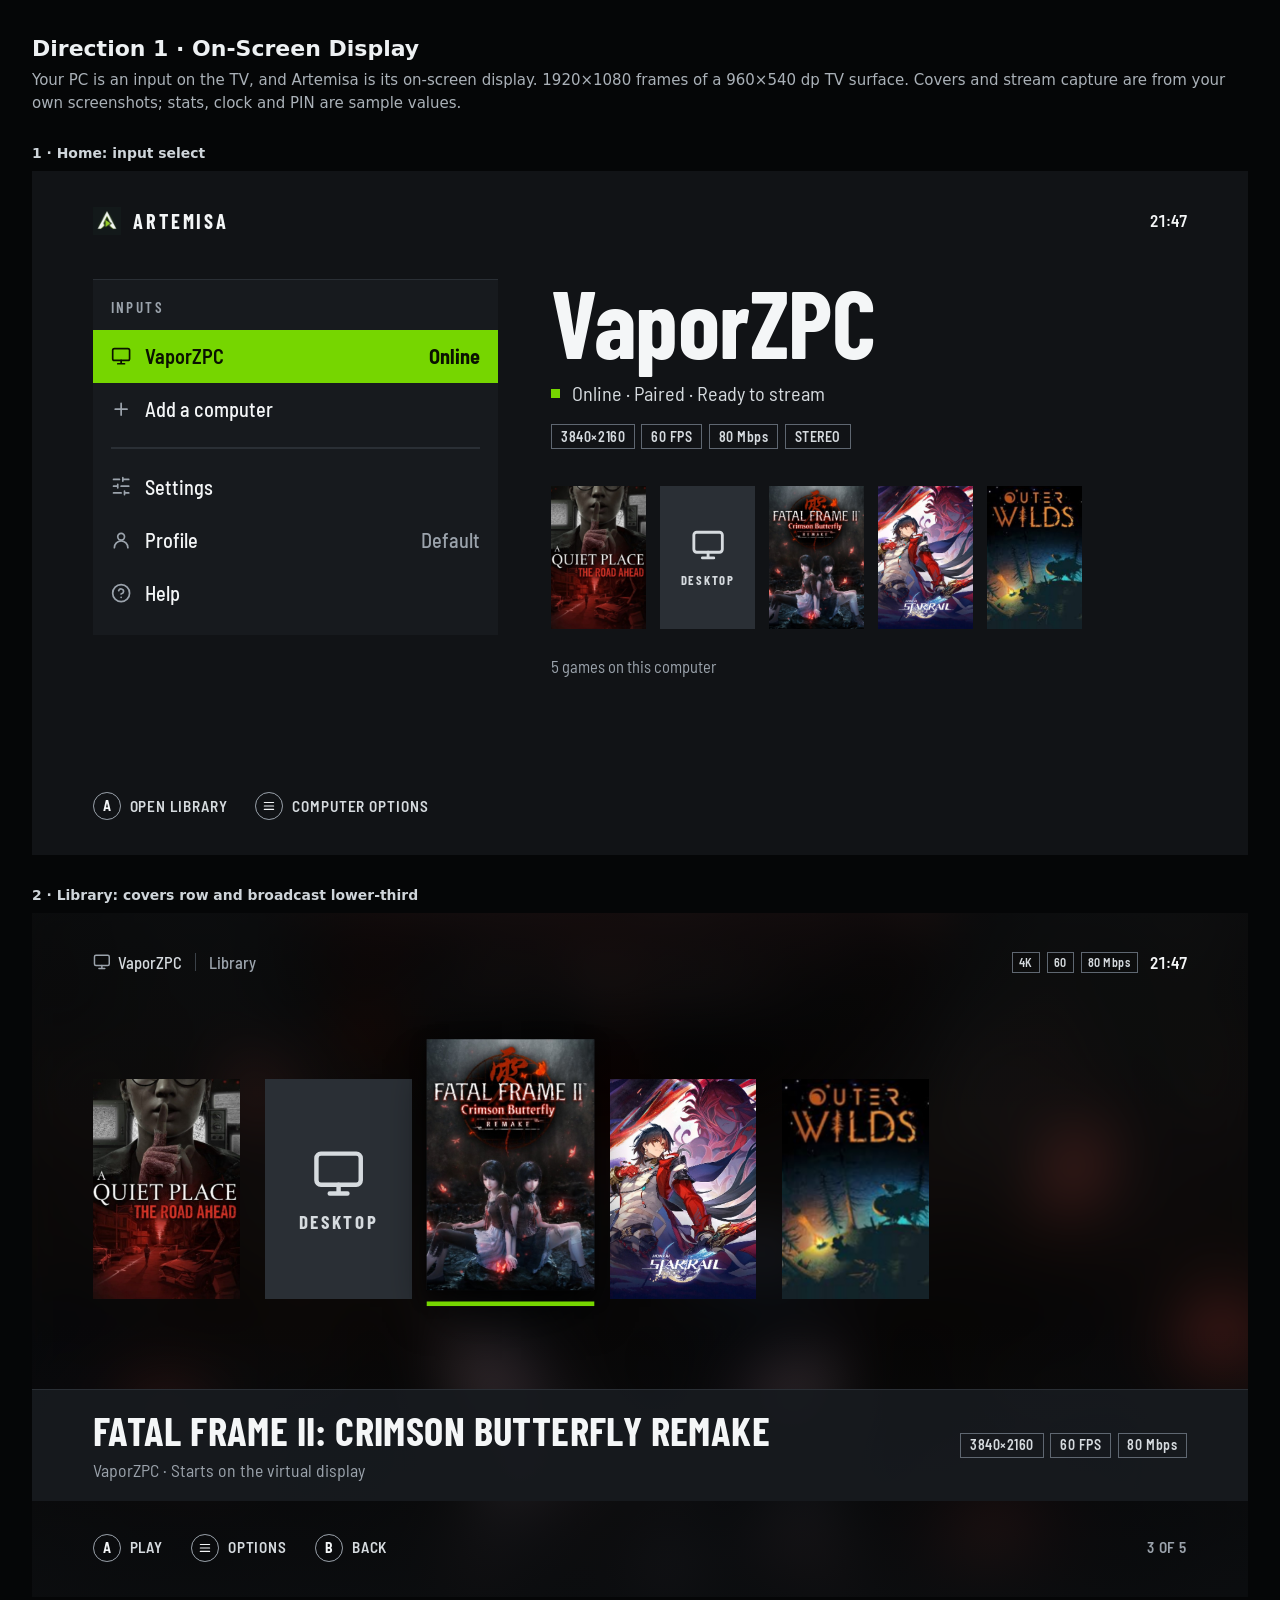
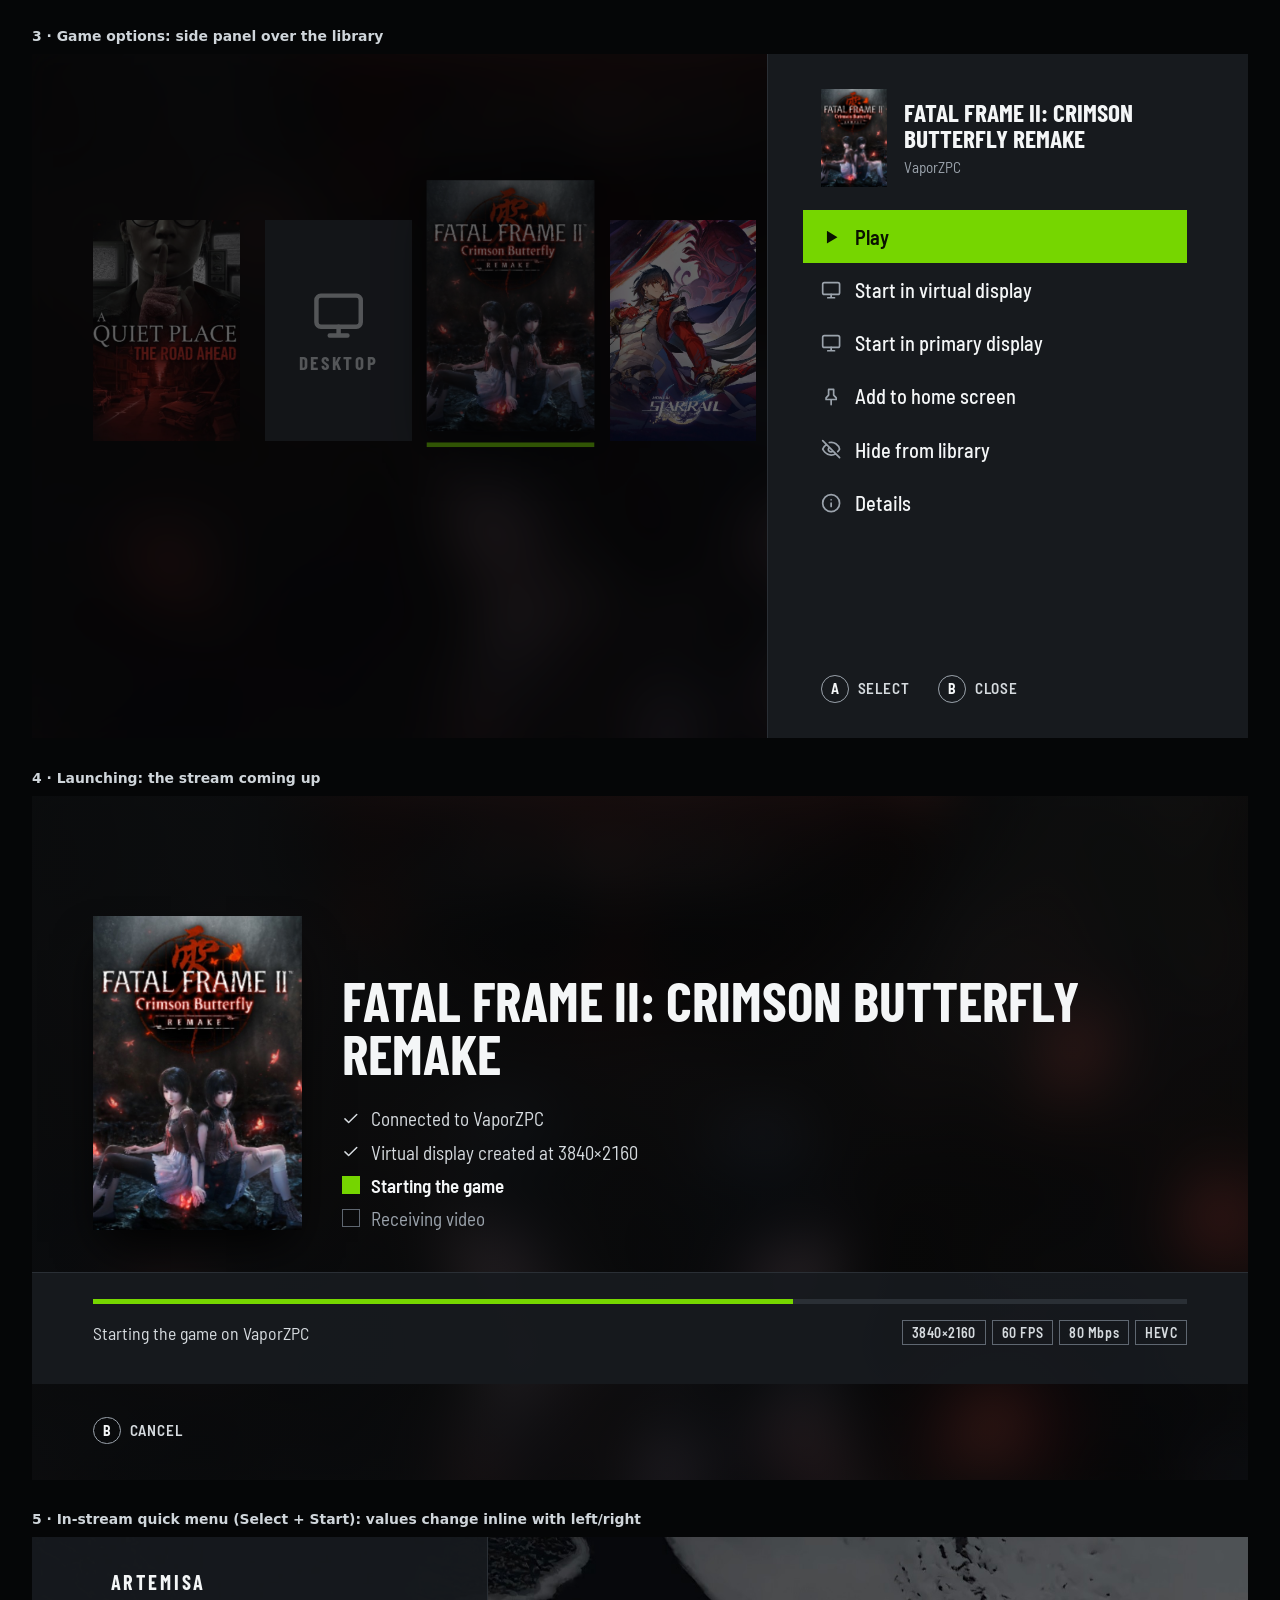
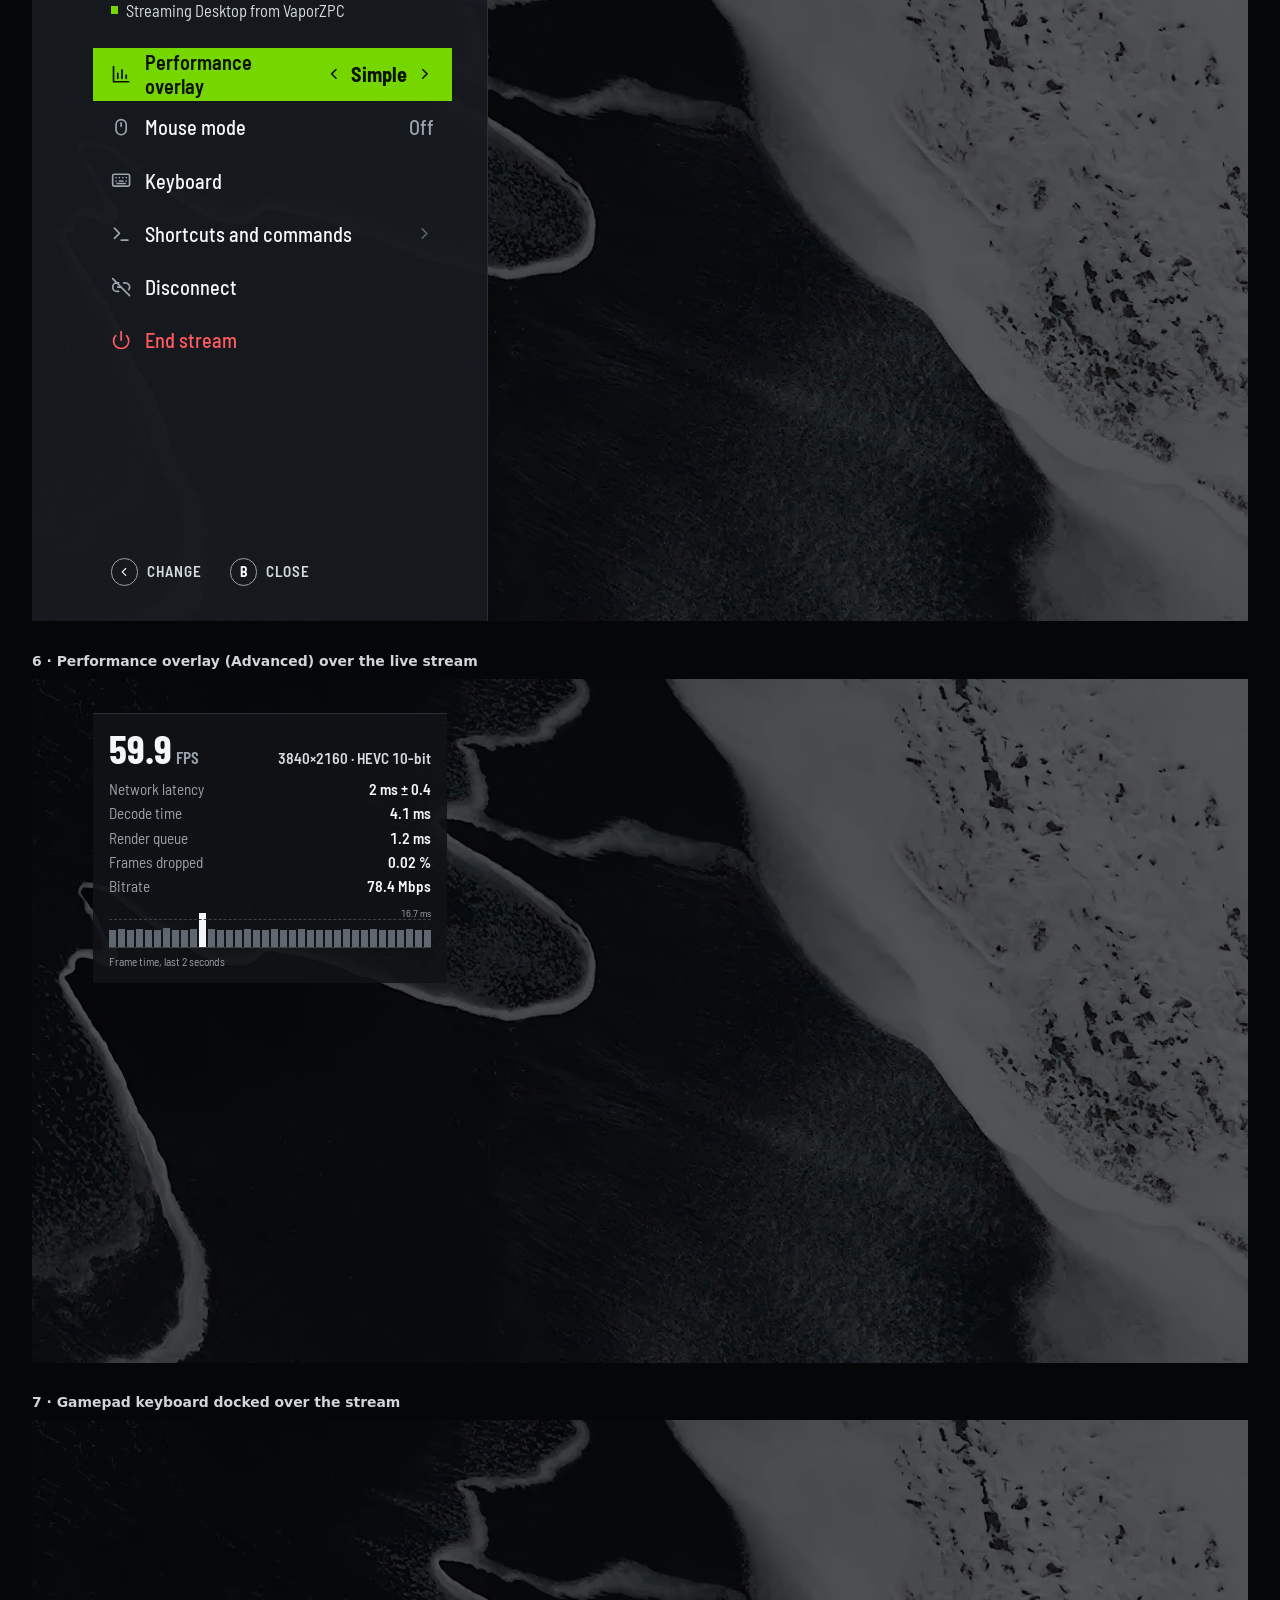
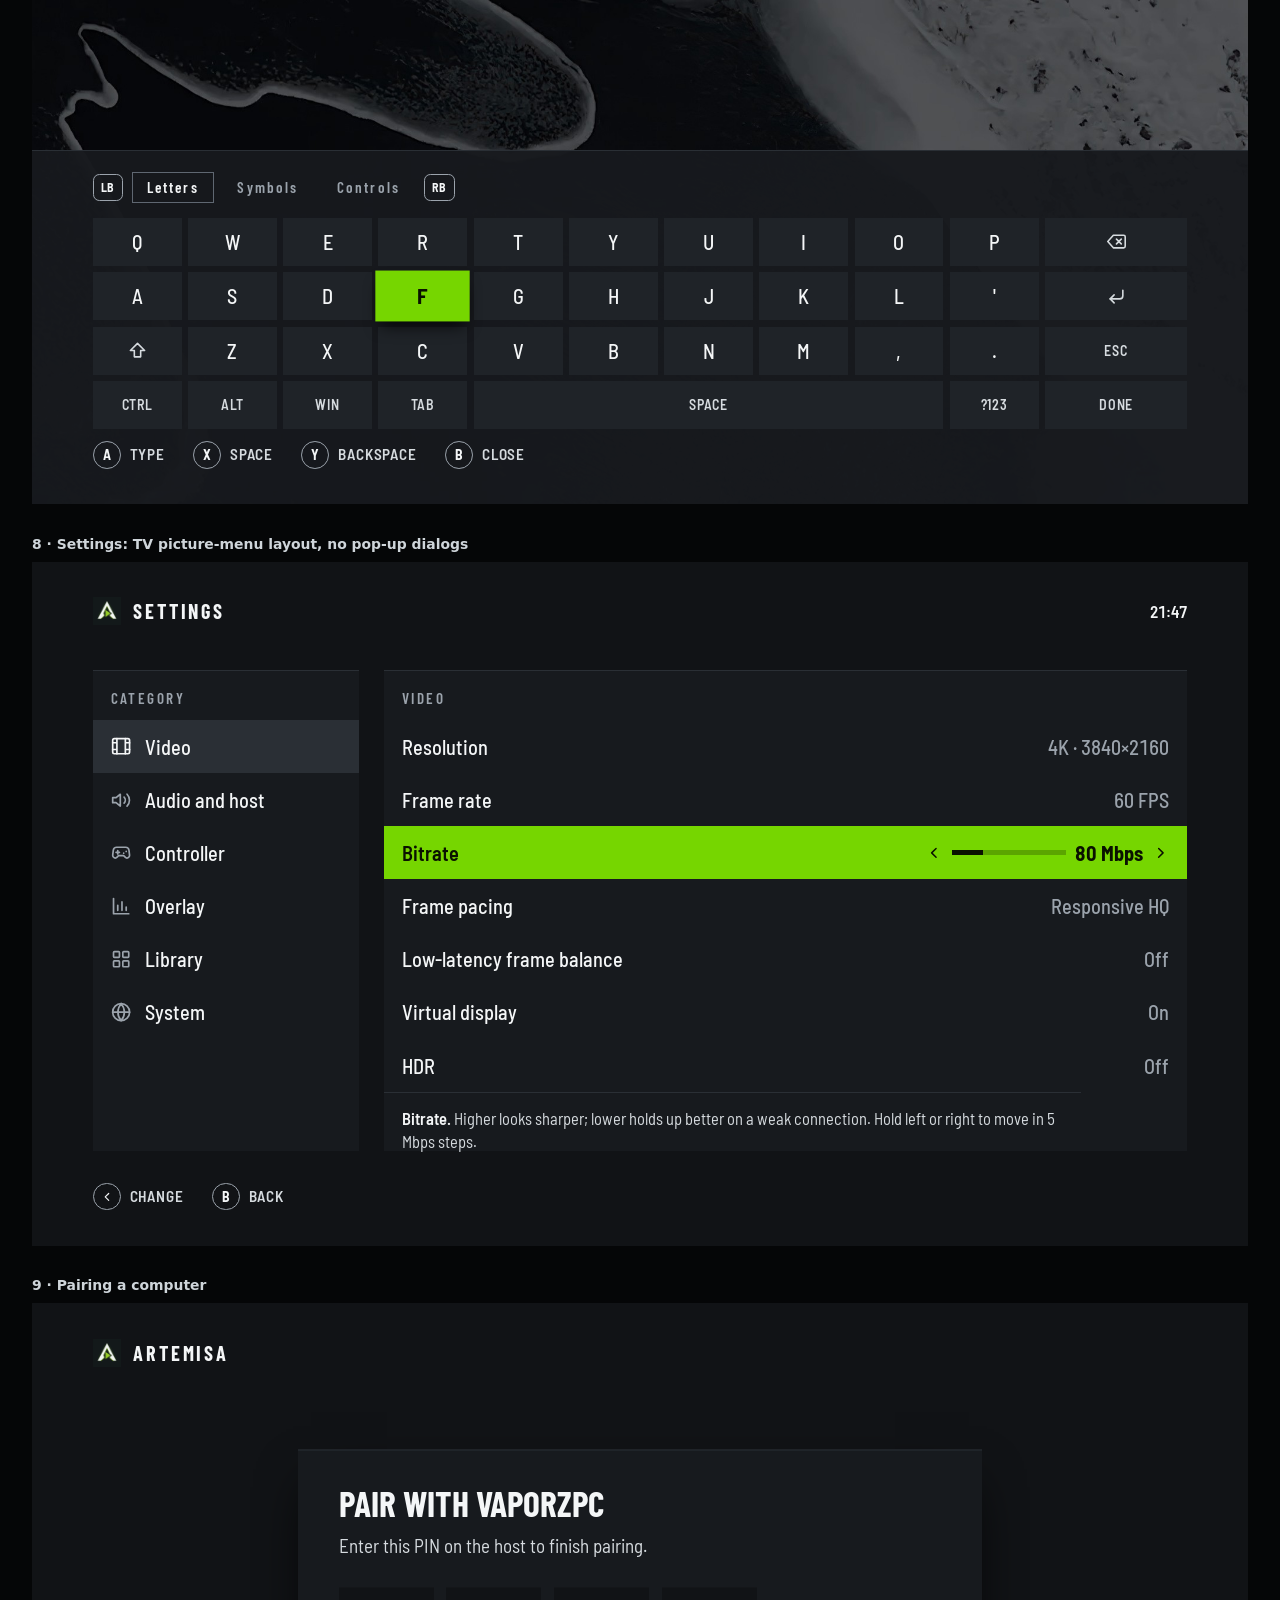
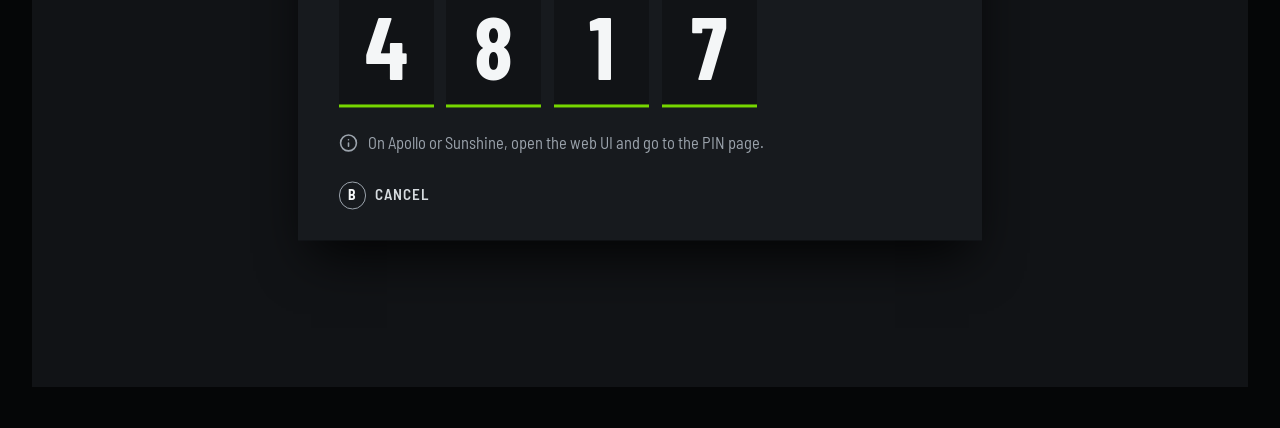
<file: mockups/osd.html>
<!doctype html>
<html lang="en">
<head>
<meta charset="utf-8">
<title>Artemisa mock · On-Screen Display</title>
<link rel="stylesheet" href="assets/base.css">
<style>
  :root {
    /* One fixed nine-step graphite ramp; nothing else is grey. */
    --g0: #0B0D0F; --g1: #111316; --g2: #171A1E; --g3: #1F2328; --g4: #2A2F35;
    --g5: #3B4148; --g6: #5F6771; --g7: #9BA3AC; --g8: #D6DBDF; --w: #F4F6F7;
    --live: #76D600; --on-live: #0A1200;
    --stop: #FF5A5F;
    --safe-x: 96px; --safe-y: 54px;
    --ui: 'Barlow Semi Condensed', sans-serif;
    --disp: 'Barlow Condensed', sans-serif;
  }
  .osd { background: var(--g1); color: var(--w); font-family: var(--ui); font-variant-numeric: tabular-nums; }

  /* Top strip */
  .strip { position: absolute; left: var(--safe-x); right: var(--safe-x); top: var(--safe-y); height: 48px;
    display: flex; align-items: center; gap: 20px; font-size: 26px; font-weight: 500; color: var(--g8); }
  .strip .mark { width: 44px; height: 44px; mix-blend-mode: screen; }
  .strip .word { font-family: var(--disp); font-weight: 700; font-size: 32px; letter-spacing: .14em; color: var(--w); }
  .strip .sep { width: 2px; height: 28px; background: var(--g5); }
  .strip .src { display: flex; align-items: center; gap: 12px; }
  .strip .src .ic { font-size: 28px; color: var(--g7); }
  .strip .muted { color: var(--g7); }
  .strip .push { margin-left: auto; }
  .clock { font-weight: 600; color: var(--w); }

  /* Signal badges */
  .badges { display: flex; gap: 10px; }
  .badge { height: 40px; padding: 0 14px; display: inline-flex; align-items: center; border: 2px solid var(--g6);
    font: 600 22px/1 var(--ui); letter-spacing: .04em; color: var(--g8); }
  .badges.sm .badge { height: 34px; font-size: 19px; padding: 0 10px; }

  /* Controller hints */
  .hints { position: absolute; left: var(--safe-x); right: var(--safe-x); bottom: var(--safe-y); height: 48px;
    display: flex; align-items: center; gap: 44px; font: 600 24px/1 var(--ui); letter-spacing: .06em; text-transform: uppercase; color: var(--g8); }
  .hint { display: flex; align-items: center; gap: 14px; }
  .btn { width: 44px; height: 44px; border-radius: 50%; border: 2px solid var(--g7); display: grid; place-items: center;
    font: 700 22px/1 var(--ui); color: var(--w); letter-spacing: 0; }
  .btn .ic { font-size: 22px; }
  .btn.pill { width: auto; padding: 0 12px; border-radius: 10px; font-size: 19px; }
  .hints .push { margin-left: auto; color: var(--g7); }

  /* Panels and rows: flat, square, solid */
  .panel { background: var(--g2); border-top: 2px solid var(--g4); }
  .ptitle { font: 600 24px/1 var(--disp); letter-spacing: .16em; text-transform: uppercase; color: var(--g7); }
  .rows { display: flex; flex-direction: column; }
  .row { height: 84px; padding: 0 28px; display: flex; align-items: center; gap: 22px; font-size: 32px; font-weight: 500; color: var(--w); }
  .row .ic { font-size: 32px; color: var(--g7); }
  .row .val { margin-left: auto; display: flex; align-items: center; gap: 14px; color: var(--g7); font-weight: 500; }
  .row .val .arr { display: none; font-size: 28px; }
  .row .chev { margin-left: auto; font-size: 30px; color: var(--g6); }
  .row.sel { background: var(--live); color: var(--on-live); font-weight: 600; }
  .row.sel .ic, .row.sel .val, .row.sel .chev { color: var(--on-live); }
  .row.sel .val { font-weight: 700; }
  .row.sel .val .arr { display: block; }
  .row.stop .ic, .row.stop { color: var(--stop); }
  .gap { height: 20px; }
  .rule { height: 2px; background: var(--g4); margin: 18px 28px; }

  /* Covers and physical focus */
  .cover { position: relative; width: 232px; height: 348px; flex: none; background: var(--g3); }
  .cover img { width: 100%; height: 100%; object-fit: cover; display: block; }
  .cover.desk { display: grid; place-items: center; align-content: center; gap: 18px; background: var(--g4); }
  .cover.desk .ic { font-size: 84px; color: var(--g8); }
  .cover.desk span { font: 700 30px/1 var(--disp); letter-spacing: .14em; color: var(--g8); }
  .cover.focus { transform: translateY(-14px) scale(1.14); transform-origin: 50% 100%;
    box-shadow: 0 36px 60px -12px rgba(0,0,0,.85), 0 10px 20px rgba(0,0,0,.5); z-index: 2; }
  .cover.focus::after { content: ""; position: absolute; left: 0; right: 0; bottom: -22px; height: 7px; background: var(--live); }

  .scrim { position: absolute; inset: 0; z-index: -1; }
  .art-bg { position: absolute; inset: -80px; z-index: -2; background-size: cover; background-position: center;
    filter: blur(48px) brightness(.34) saturate(1.25); }

  /* Lower third */
  .lower { position: absolute; left: 0; right: 0; top: 752px; height: 176px; background: rgba(23,26,30,.94); border-top: 2px solid var(--g4);
    display: flex; align-items: center; padding: 0 var(--safe-x); gap: 48px; }
  .lower h2 { margin: 0; font: 700 64px/1 var(--disp); letter-spacing: .01em; text-transform: uppercase; }
  .lower .sub { margin-top: 12px; font-size: 28px; color: var(--g7); display: flex; gap: 14px; align-items: center; }
  .lower .right { margin-left: auto; display: flex; flex-direction: column; align-items: flex-end; gap: 14px; }

  /* Screen: home */
  #home .inputs { position: absolute; left: var(--safe-x); top: 170px; width: 640px; padding: 32px 0 24px; }
  #home .inputs .ptitle { padding: 0 28px 22px; }
  #home .preview { position: absolute; left: 820px; right: var(--safe-x); top: 170px; bottom: 150px; }
  #home .preview h1 { margin: 0; font: 700 150px/.9 var(--disp); letter-spacing: -.005em; }
  #home .preview .status { display: flex; align-items: center; gap: 18px; margin: 26px 0 30px; font-size: 32px; color: var(--g8); }
  #home .preview .status .live { width: 14px; height: 14px; background: var(--live); }
  #home .shelf { display: flex; gap: 22px; margin-top: 58px; }
  #home .shelf .cover { width: 150px; height: 225px; }
  #home .shelf .cover.desk .ic { font-size: 54px; }
  #home .shelf .cover.desk span { font-size: 20px; }
  #home .shelf-label { margin-top: 44px; font-size: 26px; color: var(--g7); }

  /* Screen: library */
  .lib-row { position: absolute; left: var(--safe-x); top: 262px; display: flex; gap: 40px; align-items: flex-end; }

  /* Screen: options panel */
  .dim { position: absolute; inset: 0; background: rgba(5,6,7,.62); z-index: 5; }
  .side { position: absolute; top: 0; bottom: 0; right: 0; width: 760px; z-index: 6; background: var(--g2); border-left: 2px solid var(--g4);
    padding: var(--safe-y) var(--safe-x) var(--safe-y) 56px; display: flex; flex-direction: column; }
  .side .head { display: flex; gap: 28px; align-items: center; padding: 0 0 36px 28px; }
  .side .head .cover { width: 104px; height: 156px; }
  .side .head h3 { margin: 0; font: 700 40px/1.02 var(--disp); text-transform: uppercase; }
  .side .head p { margin: 10px 0 0; font-size: 24px; color: var(--g7); }
  .side .hints { position: static; margin-top: auto; padding-left: 28px; }

  /* Screen: launching */
  #launch .center { position: absolute; left: var(--safe-x); top: 190px; display: flex; gap: 64px; align-items: flex-end; }
  #launch .center .cover { width: 330px; height: 495px; box-shadow: 0 36px 70px -16px rgba(0,0,0,.9); }
  #launch h1 { margin: 0; font: 700 88px/.95 var(--disp); text-transform: uppercase; max-width: 1180px; }
  #launch .steps { margin-top: 44px; display: flex; flex-direction: column; gap: 16px; font-size: 30px; }
  #launch .step { display: flex; gap: 18px; align-items: center; color: var(--g7); }
  #launch .step .ic { font-size: 28px; }
  #launch .step.done { color: var(--g8); }
  #launch .step.now { color: var(--w); font-weight: 600; }
  #launch .step .box { width: 28px; height: 28px; border: 2px solid var(--g6); }
  #launch .step.now .box { border-color: var(--live); background: var(--live); }
  .progress { position: absolute; left: 0; right: 0; top: 752px; height: 176px; background: rgba(23,26,30,.94); border-top: 2px solid var(--g4);
    padding: 40px var(--safe-x) 0; }
  .progress .bar { height: 8px; background: var(--g4); }
  .progress .bar i { display: block; height: 100%; width: 64%; background: var(--live); }
  .progress .meta { margin-top: 26px; display: flex; align-items: center; font-size: 28px; color: var(--g8); gap: 24px; }
  .progress .meta .badges { margin-left: auto; }

  /* Stream surfaces */
  .stream { position: absolute; inset: 0; z-index: -2; width: 100%; height: 100%; object-fit: cover; }
  .qm { position: absolute; left: 0; top: 0; bottom: 0; width: 720px; background: rgba(23,26,30,.95); border-right: 2px solid var(--g4);
    padding: var(--safe-y) 56px var(--safe-y) var(--safe-x); display: flex; flex-direction: column; }
  .qm .who { padding: 0 28px; }
  .qm .who .word { font: 700 32px/1 var(--disp); letter-spacing: .14em; }
  .qm .who .now { margin-top: 14px; display: flex; align-items: center; gap: 12px; font-size: 26px; color: var(--g8); }
  .qm .who .now .live { width: 12px; height: 12px; background: var(--live); }
  .qm .rows { margin-top: 44px; }
  .qm .hints { position: static; margin-top: auto; padding-left: 28px; }

  /* Performance overlay */
  .perf { position: absolute; left: var(--safe-x); top: var(--safe-y); width: 560px; background: rgba(17,19,22,.88); border-top: 2px solid var(--g4);
    padding: 22px 26px 24px; font-size: 24px; }
  .perf .top { display: flex; align-items: baseline; gap: 14px; }
  .perf .fps { font: 700 64px/1 var(--disp); }
  .perf .fps small { font-size: 28px; color: var(--g7); margin-left: 6px; font-weight: 600; }
  .perf .top .res { margin-left: auto; color: var(--g8); font-weight: 600; }
  .perf dl { margin: 18px 0 0; display: grid; grid-template-columns: 1fr auto; row-gap: 10px; }
  .perf dt { color: var(--g7); } .perf dd { margin: 0; text-align: right; font-weight: 600; color: var(--w); }
  .perf .graph { margin-top: 20px; height: 64px; display: flex; align-items: flex-end; gap: 3px; border-bottom: 2px solid var(--g5); position: relative; }
  .perf .graph i { flex: 1; background: var(--g6); }
  .perf .graph i.spike { background: var(--w); }
  .perf .graph::before { content: "16.7 ms"; position: absolute; right: 0; top: -2px; font-size: 16px; color: var(--g7); }
  .perf .graph::after { content: ""; position: absolute; left: 0; right: 0; top: 18px; border-top: 1px dashed var(--g5); }
  .perf .cap { margin-top: 10px; font-size: 18px; color: var(--g7); }

  /* Keyboard */
  .kb { position: absolute; left: 0; right: 0; bottom: 0; height: 560px; background: rgba(23,26,30,.96); border-top: 2px solid var(--g4);
    padding: 34px var(--safe-x) var(--safe-y); display: flex; flex-direction: column; }
  .kb .tabs { display: flex; align-items: center; gap: 14px; }
  .kb .tab { height: 48px; padding: 0 22px; display: grid; place-items: center; font: 600 24px/1 var(--disp); letter-spacing: .14em; color: var(--g7); border: 2px solid transparent; }
  .kb .tab.on { color: var(--w); border-color: var(--g6); }
  .kb .keys { margin-top: 24px; display: grid; grid-template-columns: repeat(10, 1fr) 1.6fr; gap: 10px; }
  .key { height: 76px; background: var(--g3); display: grid; place-items: center; font: 500 32px/1 var(--ui); color: var(--w); }
  .key .ic { font-size: 30px; }
  .key.mod { font-size: 22px; font-weight: 600; letter-spacing: .06em; color: var(--g8); text-transform: uppercase; }
  .key.sel { background: var(--live); color: var(--on-live); font-weight: 700; transform: scale(1.06); box-shadow: 0 14px 24px -8px rgba(0,0,0,.8); }
  .kb .hints { position: static; margin-top: auto; }

  /* Settings */
  #settings .cats { position: absolute; left: var(--safe-x); top: 170px; width: 420px; bottom: 150px; padding: 32px 0; }
  #settings .opts { position: absolute; left: 556px; right: var(--safe-x); top: 170px; bottom: 150px; padding: 32px 0; display: flex; flex-direction: column; }
  #settings .cats .row.here { background: var(--g4); }
  #settings .cats .row.here .ic { color: var(--w); }
  #settings .opts .ptitle { padding: 0 28px 22px; }
  #settings .cats .ptitle { padding: 0 28px 22px; }
  .meter { width: 180px; height: 8px; background: var(--g5); position: relative; }
  .meter i { position: absolute; left: 0; top: 0; bottom: 0; width: 27%; background: var(--g8); }
  .row.sel .meter { background: rgba(10,18,0,.25); }
  .row.sel .meter i { background: var(--on-live); }
  .onoff { font-weight: 600; }
  #settings .help { margin-top: auto; padding: 22px 28px 0; border-top: 2px solid var(--g4); font-size: 26px; line-height: 1.4; color: var(--g8); max-width: 1100px; }
  #settings .help b { color: var(--w); font-weight: 600; }

  /* Pairing */
  .dialog { position: absolute; left: 50%; top: 50%; transform: translate(-50%,-50%); width: 1080px; background: var(--g2); border-top: 2px solid var(--g4);
    padding: 56px 64px 48px; box-shadow: 0 40px 80px -20px rgba(0,0,0,.9); z-index: 6; }
  .dialog h2 { margin: 0; font: 700 56px/1 var(--disp); text-transform: uppercase; }
  .dialog p { margin: 18px 0 0; font-size: 30px; line-height: 1.4; color: var(--g8); max-width: 900px; }
  .pin { margin: 44px 0 40px; display: flex; gap: 20px; }
  .pin span { width: 150px; height: 190px; background: var(--g1); border-bottom: 6px solid var(--live); display: grid; place-items: center; font: 700 140px/1 var(--disp); }
  .dialog .note { display: flex; gap: 16px; align-items: center; font-size: 26px; color: var(--g7); }
  .dialog .note .ic { font-size: 30px; }
  .dialog .hints { position: static; margin-top: 44px; }
</style>
</head>
<body>

<header class="gallery-head">
  <h1>Direction 1 · On-Screen Display</h1>
  <p>Your PC is an input on the TV, and Artemisa is its on-screen display. 1920×1080 frames of a 960×540 dp TV surface. Covers and stream capture are from your own screenshots; stats, clock and PIN are sample values.</p>
</header>

<!-- 1. HOME -->
<figure class="frame"><figcaption>1 · Home: input select</figcaption>
<section class="screen osd" id="home">
  <div class="strip">
    <img class="mark" src="assets/icon.png" alt="">
    <span class="word">ARTEMISA</span>
    <span class="push clock">21:47</span>
  </div>

  <div class="inputs panel">
    <div class="ptitle">Inputs</div>
    <div class="rows">
      <div class="row sel"><i data-i="monitor"></i>VaporZPC<span class="val">Online</span></div>
      <div class="row"><i data-i="plus"></i>Add a computer</div>
      <div class="rule"></div>
      <div class="row"><i data-i="settings"></i>Settings</div>
      <div class="row"><i data-i="user"></i>Profile<span class="val">Default</span></div>
      <div class="row"><i data-i="help"></i>Help</div>
    </div>
  </div>

  <div class="preview">
    <h1>VaporZPC</h1>
    <div class="status"><span class="live"></span>Online · Paired · Ready to stream</div>
    <div class="badges"><span class="badge">3840×2160</span><span class="badge">60 FPS</span><span class="badge">80 Mbps</span><span class="badge">STEREO</span></div>
    <div class="shelf">
      <div class="cover"><img src="assets/quiet-place.jpg" alt=""></div>
      <div class="cover desk"><i data-i="monitor"></i><span>DESKTOP</span></div>
      <div class="cover"><img src="assets/fatal-frame.jpg" alt=""></div>
      <div class="cover"><img src="assets/star-rail.jpg" alt=""></div>
      <div class="cover"><img src="assets/outer-wilds.jpg" alt=""></div>
    </div>
    <div class="shelf-label">5 games on this computer</div>
  </div>

  <div class="hints">
    <span class="hint"><span class="btn">A</span>Open library</span>
    <span class="hint"><span class="btn"><i data-i="menu"></i></span>Computer options</span>
  </div>
</section></figure>

<!-- 2. LIBRARY -->
<figure class="frame"><figcaption>2 · Library: covers row and broadcast lower-third</figcaption>
<section class="screen osd" id="library">
  <div class="art-bg" style="background-image:url(assets/fatal-frame.jpg)"></div>
  <div class="scrim" style="background:linear-gradient(180deg,rgba(11,13,15,.55) 0%,rgba(11,13,15,0) 30%,rgba(11,13,15,0) 60%,rgba(11,13,15,.9) 100%)"></div>
  <div class="strip">
    <span class="src"><i data-i="monitor"></i>VaporZPC</span><span class="sep"></span><span class="muted">Library</span>
    <span class="push badges sm"><span class="badge">4K</span><span class="badge">60</span><span class="badge">80 Mbps</span></span>
    <span class="clock">21:47</span>
  </div>

  <div class="lib-row">
    <div class="cover"><img src="assets/quiet-place.jpg" alt=""></div>
    <div class="cover desk"><i data-i="monitor"></i><span>DESKTOP</span></div>
    <div class="cover focus"><img src="assets/fatal-frame.jpg" alt=""></div>
    <div class="cover"><img src="assets/star-rail.jpg" alt=""></div>
    <div class="cover"><img src="assets/outer-wilds.jpg" alt=""></div>
  </div>

  <div class="lower">
    <div>
      <h2>Fatal Frame II: Crimson Butterfly Remake</h2>
      <div class="sub">VaporZPC · Starts on the virtual display</div>
    </div>
    <div class="right">
      <div class="badges"><span class="badge">3840×2160</span><span class="badge">60 FPS</span><span class="badge">80 Mbps</span></div>
    </div>
  </div>

  <div class="hints">
    <span class="hint"><span class="btn">A</span>Play</span>
    <span class="hint"><span class="btn"><i data-i="menu"></i></span>Options</span>
    <span class="hint"><span class="btn">B</span>Back</span>
    <span class="push">3 of 5</span>
  </div>
</section></figure>

<!-- 3. GAME OPTIONS -->
<figure class="frame"><figcaption>3 · Game options: side panel over the library</figcaption>
<section class="screen osd" id="options">
  <div class="art-bg" style="background-image:url(assets/fatal-frame.jpg)"></div>
  <div class="lib-row">
    <div class="cover"><img src="assets/quiet-place.jpg" alt=""></div>
    <div class="cover desk"><i data-i="monitor"></i><span>DESKTOP</span></div>
    <div class="cover focus"><img src="assets/fatal-frame.jpg" alt=""></div>
    <div class="cover"><img src="assets/star-rail.jpg" alt=""></div>
  </div>
  <div class="dim"></div>
  <aside class="side">
    <div class="head">
      <div class="cover"><img src="assets/fatal-frame.jpg" alt=""></div>
      <div><h3>Fatal Frame II: Crimson Butterfly Remake</h3><p>VaporZPC</p></div>
    </div>
    <div class="rows">
      <div class="row sel"><i data-i="play"></i>Play</div>
      <div class="row"><i data-i="monitor"></i>Start in virtual display</div>
      <div class="row"><i data-i="monitor"></i>Start in primary display</div>
      <div class="row"><i data-i="pin"></i>Add to home screen</div>
      <div class="row"><i data-i="eyeoff"></i>Hide from library</div>
      <div class="row"><i data-i="info"></i>Details</div>
    </div>
    <div class="hints">
      <span class="hint"><span class="btn">A</span>Select</span>
      <span class="hint"><span class="btn">B</span>Close</span>
    </div>
  </aside>
</section></figure>

<!-- 4. LAUNCHING -->
<figure class="frame"><figcaption>4 · Launching: the stream coming up</figcaption>
<section class="screen osd" id="launch">
  <div class="art-bg" style="background-image:url(assets/fatal-frame.jpg)"></div>
  <div class="scrim" style="background:linear-gradient(90deg,rgba(11,13,15,.7),rgba(11,13,15,.2))"></div>
  <div class="center">
    <div class="cover"><img src="assets/fatal-frame.jpg" alt=""></div>
    <div>
      <h1>Fatal Frame II: Crimson Butterfly Remake</h1>
      <div class="steps">
        <div class="step done"><i data-i="check"></i>Connected to VaporZPC</div>
        <div class="step done"><i data-i="check"></i>Virtual display created at 3840×2160</div>
        <div class="step now"><span class="box"></span>Starting the game</div>
        <div class="step"><span class="box"></span>Receiving video</div>
      </div>
    </div>
  </div>
  <div class="progress">
    <div class="bar"><i></i></div>
    <div class="meta">Starting the game on VaporZPC
      <span class="badges"><span class="badge">3840×2160</span><span class="badge">60 FPS</span><span class="badge">80 Mbps</span><span class="badge">HEVC</span></span>
    </div>
  </div>
  <div class="hints"><span class="hint"><span class="btn">B</span>Cancel</span></div>
</section></figure>

<!-- 5. QUICK MENU -->
<figure class="frame"><figcaption>5 · In-stream quick menu (Select + Start): values change inline with left/right</figcaption>
<section class="screen osd" id="quick">
  <img class="stream" src="assets/desktop-stream.jpg" alt="">
  <aside class="qm">
    <div class="who">
      <div class="word">ARTEMISA</div>
      <div class="now"><span class="live"></span>Streaming Desktop from VaporZPC</div>
    </div>
    <div class="rows">
      <div class="row sel"><i data-i="chart"></i>Performance overlay<span class="val"><i data-i="left" class="arr"></i>Simple<i data-i="right" class="arr"></i></span></div>
      <div class="row"><i data-i="mouse"></i>Mouse mode<span class="val">Off</span></div>
      <div class="row"><i data-i="keyboard"></i>Keyboard</div>
      <div class="row"><i data-i="command"></i>Shortcuts and commands<i data-i="right" class="chev"></i></div>
      <div class="row"><i data-i="unlink"></i>Disconnect</div>
      <div class="row stop"><i data-i="power"></i>End stream</div>
    </div>
    <div class="hints">
      <span class="hint"><span class="btn"><i data-i="left"></i></span>Change</span>
      <span class="hint"><span class="btn">B</span>Close</span>
    </div>
  </aside>
</section></figure>

<!-- 6. PERFORMANCE OVERLAY -->
<figure class="frame"><figcaption>6 · Performance overlay (Advanced) over the live stream</figcaption>
<section class="screen osd" id="perf">
  <img class="stream" src="assets/desktop-stream.jpg" alt="">
  <div class="perf">
    <div class="top"><span class="fps">59.9<small>FPS</small></span><span class="res">3840×2160 · HEVC 10-bit</span></div>
    <dl>
      <dt>Network latency</dt><dd>2 ms ± 0.4</dd>
      <dt>Decode time</dt><dd>4.1 ms</dd>
      <dt>Render queue</dt><dd>1.2 ms</dd>
      <dt>Frames dropped</dt><dd>0.02 %</dd>
      <dt>Bitrate</dt><dd>78.4 Mbps</dd>
    </dl>
    <div class="graph">
      <i style="height:44%"></i><i style="height:46%"></i><i style="height:43%"></i><i style="height:47%"></i><i style="height:45%"></i><i style="height:44%"></i><i style="height:48%"></i><i style="height:45%"></i><i style="height:44%"></i><i style="height:46%"></i><i class="spike" style="height:86%"></i><i style="height:47%"></i><i style="height:44%"></i><i style="height:45%"></i><i style="height:43%"></i><i style="height:46%"></i><i style="height:45%"></i><i style="height:44%"></i><i style="height:47%"></i><i style="height:45%"></i><i style="height:44%"></i><i style="height:46%"></i><i style="height:45%"></i><i style="height:43%"></i><i style="height:45%"></i><i style="height:44%"></i><i style="height:47%"></i><i style="height:45%"></i><i style="height:44%"></i><i style="height:46%"></i><i style="height:45%"></i><i style="height:44%"></i><i style="height:45%"></i><i style="height:46%"></i><i style="height:44%"></i><i style="height:45%"></i>
    </div>
    <div class="cap">Frame time, last 2 seconds</div>
  </div>
</section></figure>

<!-- 7. KEYBOARD -->
<figure class="frame"><figcaption>7 · Gamepad keyboard docked over the stream</figcaption>
<section class="screen osd" id="keyboard">
  <img class="stream" src="assets/desktop-stream.jpg" alt="">
  <div class="kb">
    <div class="tabs">
      <span class="btn pill">LB</span>
      <span class="tab on">Letters</span><span class="tab">Symbols</span><span class="tab">Controls</span>
      <span class="btn pill">RB</span>
    </div>
    <div class="keys">
      <div class="key">Q</div><div class="key">W</div><div class="key">E</div><div class="key">R</div><div class="key">T</div><div class="key">Y</div><div class="key">U</div><div class="key">I</div><div class="key">O</div><div class="key">P</div><div class="key mod"><i data-i="backspace"></i></div>
      <div class="key">A</div><div class="key">S</div><div class="key">D</div><div class="key sel">F</div><div class="key">G</div><div class="key">H</div><div class="key">J</div><div class="key">K</div><div class="key">L</div><div class="key">'</div><div class="key mod"><i data-i="enter"></i></div>
      <div class="key mod"><i data-i="shift"></i></div><div class="key">Z</div><div class="key">X</div><div class="key">C</div><div class="key">V</div><div class="key">B</div><div class="key">N</div><div class="key">M</div><div class="key">,</div><div class="key">.</div><div class="key mod">Esc</div>
      <div class="key mod">Ctrl</div><div class="key mod">Alt</div><div class="key mod">Win</div><div class="key mod">Tab</div><div class="key mod" style="grid-column:span 5">Space</div><div class="key mod">?123</div><div class="key mod">Done</div>
    </div>
    <div class="hints">
      <span class="hint"><span class="btn">A</span>Type</span>
      <span class="hint"><span class="btn">X</span>Space</span>
      <span class="hint"><span class="btn">Y</span>Backspace</span>
      <span class="hint"><span class="btn">B</span>Close</span>
    </div>
  </div>
</section></figure>

<!-- 8. SETTINGS -->
<figure class="frame"><figcaption>8 · Settings: TV picture-menu layout, no pop-up dialogs</figcaption>
<section class="screen osd" id="settings">
  <div class="strip">
    <img class="mark" src="assets/icon.png" alt="">
    <span class="word">SETTINGS</span>
    <span class="push clock">21:47</span>
  </div>
  <div class="cats panel">
    <div class="ptitle">Category</div>
    <div class="rows">
      <div class="row here"><i data-i="film"></i>Video</div>
      <div class="row"><i data-i="speaker"></i>Audio and host</div>
      <div class="row"><i data-i="gamepad"></i>Controller</div>
      <div class="row"><i data-i="chart"></i>Overlay</div>
      <div class="row"><i data-i="grid"></i>Library</div>
      <div class="row"><i data-i="globe"></i>System</div>
    </div>
  </div>
  <div class="opts panel">
    <div class="ptitle">Video</div>
    <div class="rows">
      <div class="row">Resolution<span class="val">4K · 3840×2160</span></div>
      <div class="row">Frame rate<span class="val">60 FPS</span></div>
      <div class="row sel">Bitrate<span class="val"><i data-i="left" class="arr"></i><span class="meter"><i></i></span>80 Mbps<i data-i="right" class="arr"></i></span></div>
      <div class="row">Frame pacing<span class="val">Responsive HQ</span></div>
      <div class="row">Low-latency frame balance<span class="val onoff">Off</span></div>
      <div class="row">Virtual display<span class="val onoff">On</span></div>
      <div class="row">HDR<span class="val onoff">Off</span></div>
    </div>
    <div class="help"><b>Bitrate.</b> Higher looks sharper; lower holds up better on a weak connection. Hold left or right to move in 5 Mbps steps.</div>
  </div>
  <div class="hints">
    <span class="hint"><span class="btn"><i data-i="left"></i></span>Change</span>
    <span class="hint"><span class="btn">B</span>Back</span>
  </div>
</section></figure>

<!-- 9. PAIRING -->
<figure class="frame"><figcaption>9 · Pairing a computer</figcaption>
<section class="screen osd" id="pair">
  <div class="strip">
    <img class="mark" src="assets/icon.png" alt="">
    <span class="word">ARTEMISA</span>
  </div>
  <div class="dialog">
    <h2>Pair with VaporZPC</h2>
    <p>Enter this PIN on the host to finish pairing.</p>
    <div class="pin"><span>4</span><span>8</span><span>1</span><span>7</span></div>
    <div class="note"><i data-i="info"></i>On Apollo or Sunshine, open the web UI and go to the PIN page.</div>
    <div class="hints"><span class="hint"><span class="btn">B</span>Cancel</span></div>
  </div>
</section></figure>

<script src="assets/mock.js"></script>
</body>
</html>
</file>
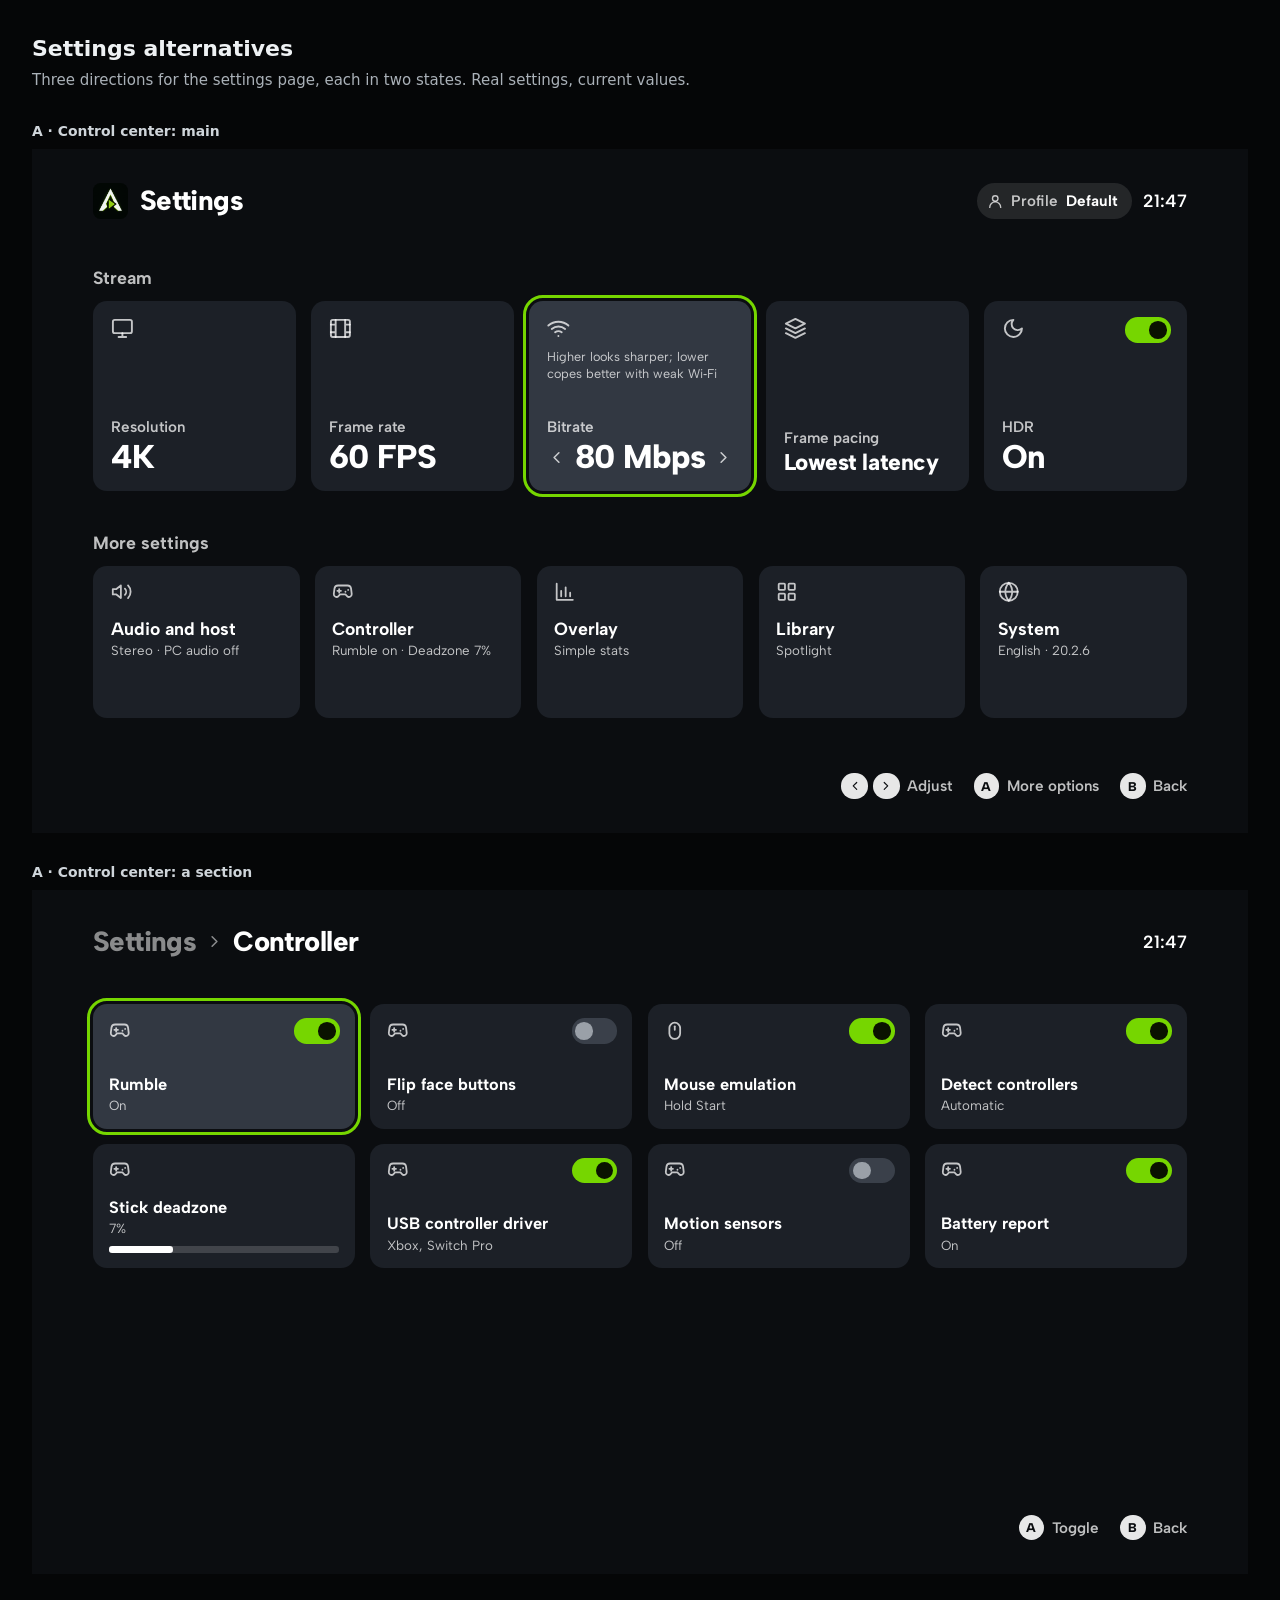
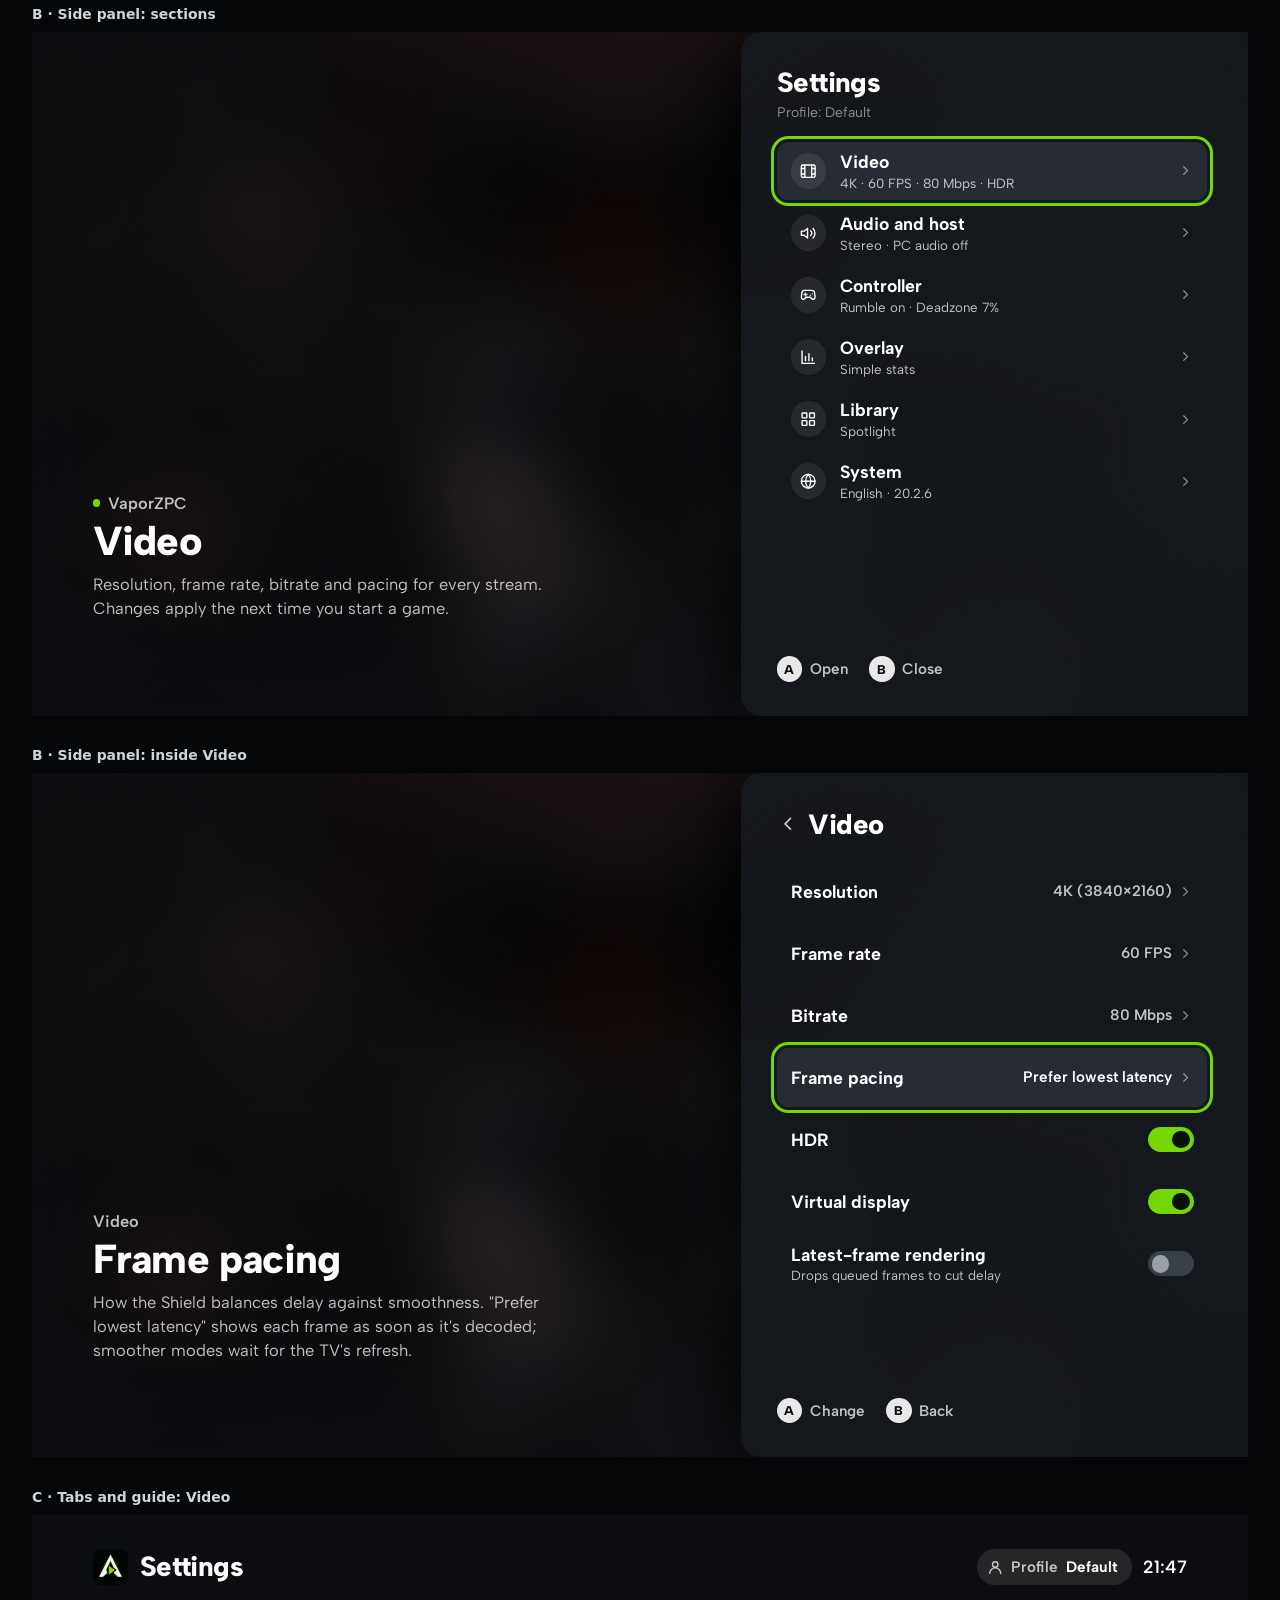
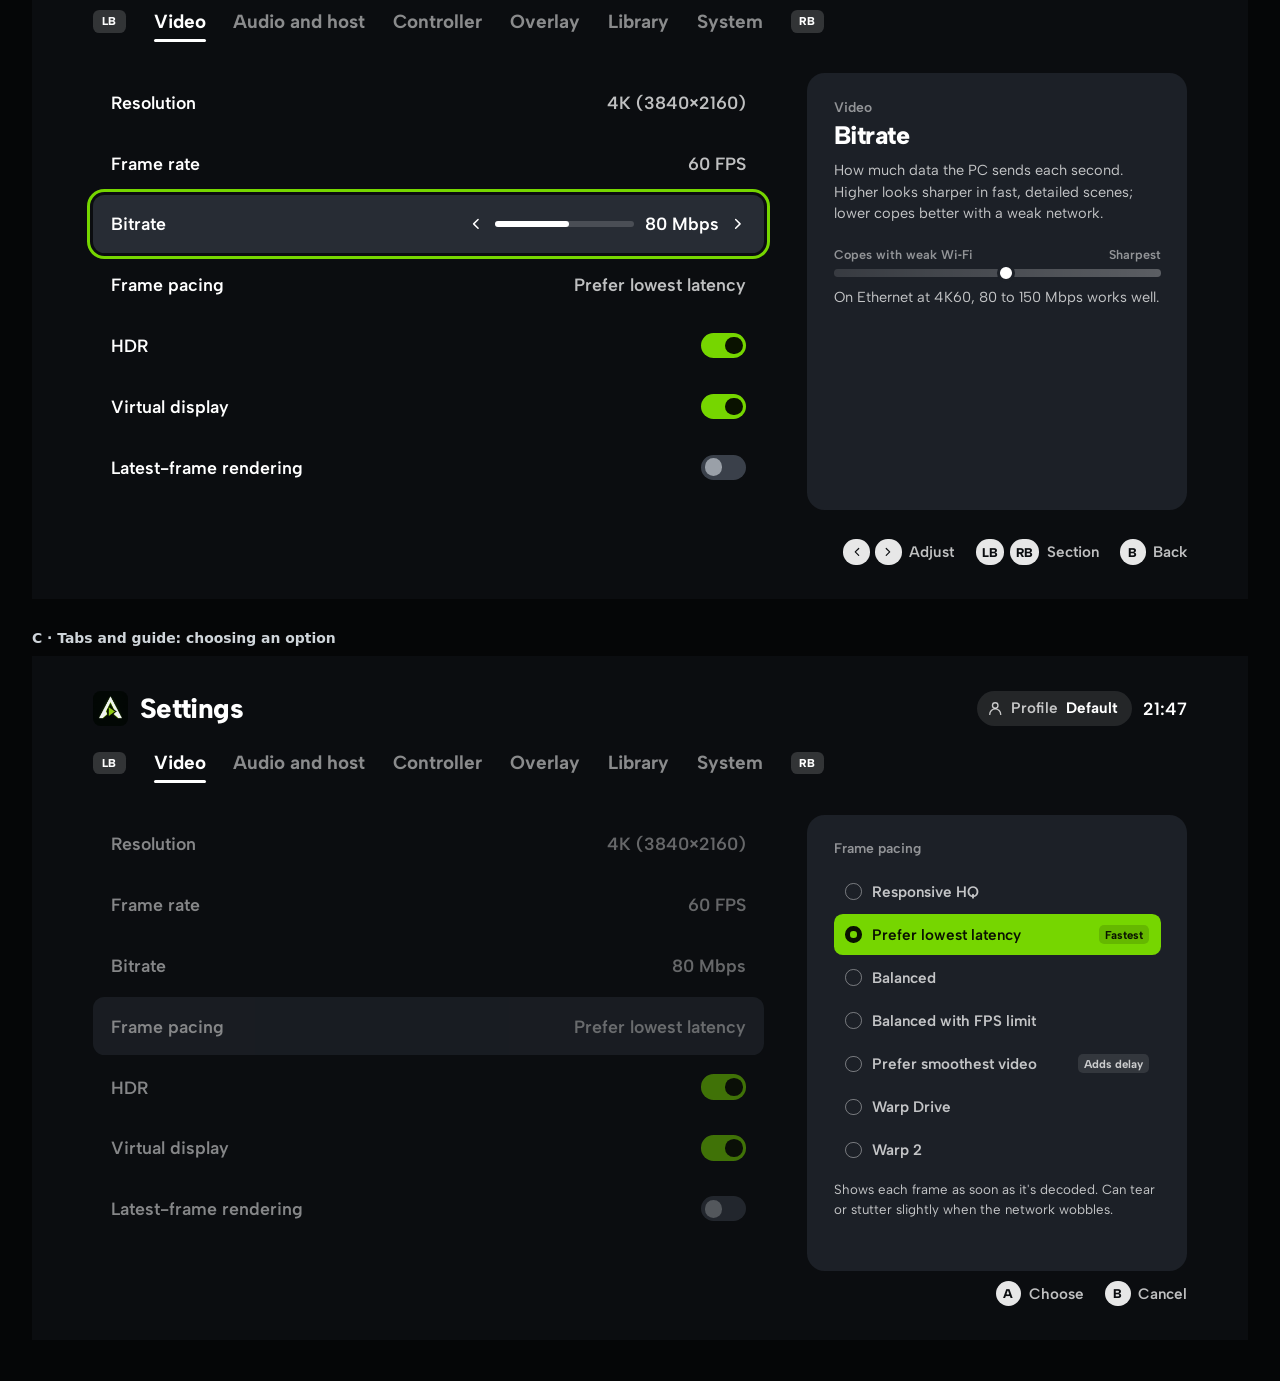
<file: mockups/settings.html>
<!doctype html>
<html lang="en">
<head>
<meta charset="utf-8">
<title>Artemisa mock · Settings alternatives</title>
<link rel="stylesheet" href="assets/base.css">
<style>
  :root {
    --ink: #0B0D10; --s1: #14171C; --s2: #1C2027; --s3: #272C34; --s3f: #323842; --line: rgba(255,255,255,.12);
    --w: #FFFFFF; --t2: rgba(255,255,255,.74); --t3: rgba(255,255,255,.52);
    --go: #76D600; --on-go: #0A1200; --stop: #FF6B6E;
    --safe-x: 96px; --safe-y: 54px;
    --f: 'Albert Sans', sans-serif;
  }
  .screen { background: var(--ink); color: var(--w); font-family: var(--f); font-variant-numeric: tabular-nums; }
  .wash { position: absolute; inset: -80px; z-index: -3; background-size: cover; background-position: center; filter: blur(64px) brightness(.5) saturate(1.35); }
  .vign { position: absolute; inset: 0; z-index: -2; background: radial-gradient(ellipse 70% 60% at 50% 42%, rgba(11,13,16,0) 0%, rgba(11,13,16,.85) 100%); }
  .ring { outline: 5px solid var(--go); outline-offset: 5px; }
  .ic { stroke-width: 2; }

  /* Shared */
  .hints { position: absolute; right: var(--safe-x); bottom: var(--safe-y); display: flex; gap: 34px; font-size: 24px; font-weight: 600; color: var(--t2); }
  .hint { display: flex; align-items: center; gap: 12px; }
  .btn { min-width: 40px; height: 40px; padding: 0 10px; border-radius: 20px; background: rgba(255,255,255,.9); color: var(--ink); display: grid; place-items: center; font-size: 20px; font-weight: 800; }
  .btn .ic { font-size: 22px; }
  .sw { width: 72px; height: 40px; border-radius: 20px; background: #3A404A; position: relative; flex: none; }
  .sw::after { content: ''; position: absolute; left: 6px; top: 6px; width: 28px; height: 28px; border-radius: 50%; background: #9AA0A8; }
  .sw.on { background: var(--go); }
  .sw.on::after { left: 38px; background: var(--on-go); }
  .top { position: absolute; left: var(--safe-x); right: var(--safe-x); top: var(--safe-y); display: flex; align-items: center; gap: 18px; }
  .top img { width: 56px; height: 56px; border-radius: 12px; }
  .top h1 { margin: 0; font-size: 44px; font-weight: 800; letter-spacing: -.02em; }
  .top .push { margin-left: auto; }
  .chip { height: 56px; padding: 0 22px 0 16px; border-radius: 28px; background: rgba(255,255,255,.1); display: flex; align-items: center; gap: 12px; font-size: 24px; font-weight: 600; color: var(--t2); }
  .chip b { color: var(--w); font-weight: 700; }
  .chip .ic { font-size: 26px; }
  .clock { font-size: 28px; font-weight: 600; }

  /* ---------- A · Control center ---------- */
  .a-label { position: absolute; left: var(--safe-x); font-size: 28px; font-weight: 700; color: var(--t2); }
  .a-row { position: absolute; left: var(--safe-x); right: var(--safe-x); display: grid; gap: 24px; }
  .tile { background: var(--s2); border-radius: 22px; padding: 26px 28px; position: relative; display: flex; flex-direction: column; }
  .tile > .ic { font-size: 36px; color: var(--t2); }
  .tile .lbl { margin-top: auto; font-size: 24px; color: var(--t2); font-weight: 600; }
  .tile .val { font-size: 52px; font-weight: 800; letter-spacing: -.02em; line-height: 1.05; margin-top: 6px; display: flex; align-items: center; gap: 14px; white-space: nowrap; }
  .tile .val.sm { font-size: 36px; }
  .tile .val .arr { font-size: 30px; color: var(--t2); }
  .tile.f { background: var(--s3f); }
  .tile .note { position: absolute; left: 28px; right: 28px; top: 74px; font-size: 20px; color: var(--t2); line-height: 1.35; }
  .tile .tg { position: absolute; right: 26px; top: 26px; }
  .sec { background: var(--s2); border-radius: 22px; padding: 24px 28px; display: flex; flex-direction: column; gap: 6px; }
  .sec .ic { font-size: 34px; color: var(--t2); margin-bottom: 18px; }
  .sec b { font-size: 28px; font-weight: 700; }
  .sec span { font-size: 21px; color: var(--t2); white-space: nowrap; overflow: hidden; text-overflow: ellipsis; }
  .crumb { display: flex; align-items: center; gap: 14px; font-size: 44px; font-weight: 800; letter-spacing: -.02em; }
  .crumb span { color: var(--t3); }
  .crumb .ic { font-size: 30px; color: var(--t3); }
  .card { background: var(--s2); border-radius: 22px; padding: 24px 26px; height: 196px; display: flex; flex-direction: column; position: relative; }
  .card > .ic { font-size: 34px; color: var(--t2); }
  .card .sw { position: absolute; right: 24px; top: 22px; }
  .card b { margin-top: auto; font-size: 26px; font-weight: 700; line-height: 1.2; }
  .card span { margin-top: 4px; font-size: 21px; color: var(--t2); }
  .card.f { background: var(--s3f); }
  .slider { height: 10px; border-radius: 5px; background: rgba(255,255,255,.16); margin-top: 16px; position: relative; }
  .slider i { position: absolute; left: 0; top: 0; bottom: 0; border-radius: 5px; background: var(--w); display: block; }

  /* ---------- B · Side panel ---------- */
  .panel { position: absolute; right: 0; top: 0; bottom: 0; width: 800px; background: rgba(20,23,28,.96); border-radius: 32px 0 0 32px; padding: 54px 64px 0 56px; box-shadow: -40px 0 90px -30px rgba(0,0,0,.9); }
  .panel h2 { margin: 0; font-size: 44px; font-weight: 800; letter-spacing: -.02em; display: flex; align-items: center; gap: 16px; }
  .panel h2 .ic { font-size: 34px; color: var(--t2); }
  .panel .sub { margin-top: 8px; font-size: 22px; color: var(--t3); }
  .plist { margin-top: 34px; display: flex; flex-direction: column; gap: 6px; }
  .prow { min-height: 92px; border-radius: 18px; padding: 14px 22px; display: flex; align-items: center; gap: 22px; }
  .prow .bub { width: 56px; height: 56px; border-radius: 50%; background: rgba(255,255,255,.08); display: grid; place-items: center; flex: none; }
  .prow .bub .ic { font-size: 26px; }
  .prow .tx { display: flex; flex-direction: column; gap: 4px; min-width: 0; }
  .prow .tx b { font-size: 28px; font-weight: 700; }
  .prow .tx span { font-size: 21px; color: var(--t2); white-space: nowrap; overflow: hidden; text-overflow: ellipsis; }
  .prow .end { margin-left: auto; display: flex; align-items: center; gap: 10px; font-size: 24px; color: var(--t2); font-weight: 600; flex: none; }
  .prow .end .ic { font-size: 24px; color: var(--t3); }
  .prow.f { background: var(--s3); }
  .b-left { position: absolute; left: var(--safe-x); bottom: 150px; width: 860px; }
  .b-left .eyebrow { font-size: 26px; color: var(--t2); font-weight: 600; display: flex; align-items: center; gap: 12px; }
  .b-left h3 { margin: 12px 0 0; font-size: 64px; font-weight: 800; letter-spacing: -.02em; line-height: 1.02; }
  .b-left p { margin: 18px 0 0; font-size: 26px; line-height: 1.45; color: var(--t2); max-width: 760px; }
  .b-left .dot { width: 12px; height: 12px; border-radius: 50%; background: var(--go); }
  .panel .hints { position: absolute; left: 56px; right: auto; bottom: var(--safe-y); }

  /* ---------- C · Tabs + guide ---------- */
  .tabs { position: absolute; left: var(--safe-x); right: var(--safe-x); top: 150px; display: flex; align-items: center; gap: 44px; font-size: 30px; font-weight: 700; color: var(--t3); }
  .tabs .on { color: var(--w); position: relative; }
  .tabs .on::after { content: ''; position: absolute; left: 0; right: 0; bottom: -14px; height: 5px; border-radius: 3px; background: var(--w); }
  .tabs .btn { font-size: 18px; height: 36px; min-width: 52px; border-radius: 10px; background: rgba(255,255,255,.16); color: var(--w); }
  .c-list { position: absolute; left: var(--safe-x); top: 250px; width: 1060px; display: flex; flex-direction: column; gap: 4px; }
  .crow { height: 92px; border-radius: 18px; padding: 0 28px; display: flex; align-items: center; gap: 20px; font-size: 28px; font-weight: 600; }
  .crow .end { margin-left: auto; display: flex; align-items: center; gap: 16px; color: var(--t2); font-weight: 600; }
  .crow .end .ic { font-size: 28px; color: var(--t3); }
  .crow.f { background: var(--s3); }
  .crow.f .end { color: var(--w); }
  .crow.f .end .ic { color: var(--w); }
  .crow .bar { width: 220px; height: 10px; border-radius: 5px; background: rgba(255,255,255,.16); position: relative; }
  .crow .bar i { position: absolute; left: 0; top: 0; bottom: 0; border-radius: 5px; background: var(--w); display: block; }
  .guide { position: absolute; right: var(--safe-x); top: 250px; width: 600px; bottom: 140px; background: var(--s2); border-radius: 28px; padding: 40px 42px; }
  .guide .k { font-size: 22px; color: var(--t3); font-weight: 600; }
  .guide h3 { margin: 8px 0 0; font-size: 40px; font-weight: 800; letter-spacing: -.02em; }
  .guide p { margin: 16px 0 0; font-size: 23px; line-height: 1.5; color: var(--t2); }
  .scale { margin-top: 34px; }
  .scale .ends { display: flex; justify-content: space-between; font-size: 20px; color: var(--t3); font-weight: 600; }
  .scale .track { margin-top: 12px; height: 12px; border-radius: 6px; background: linear-gradient(90deg, rgba(255,255,255,.12), rgba(255,255,255,.28)); position: relative; }
  .scale .track i { position: absolute; top: -8px; width: 28px; height: 28px; border-radius: 50%; background: var(--w); border: 6px solid var(--s2); display: block; }
  .opts { margin-top: 24px; display: flex; flex-direction: column; gap: 4px; }
  .opt { height: 64px; border-radius: 14px; padding: 0 18px; display: flex; align-items: center; gap: 16px; font-size: 24px; font-weight: 600; color: var(--t2); }
  .opt .rd { width: 26px; height: 26px; border-radius: 50%; border: 3px solid rgba(255,255,255,.4); flex: none; }
  .opt.sel { color: var(--w); }
  .opt.sel .rd { border: 8px solid var(--w); }
  .opt.f { background: var(--go); color: var(--on-go); }
  .opt.f .rd { border-color: var(--on-go); }
  .opt .tag { margin-left: auto; font-size: 18px; font-weight: 700; padding: 4px 10px; border-radius: 8px; background: rgba(255,255,255,.1); color: var(--t2); }
  .opt.f .tag { background: rgba(10,18,0,.15); color: var(--on-go); }
</style>
<script src="assets/mock.js"></script>
</head>
<body>
<header class="gallery-head">
  <h1>Settings alternatives</h1>
  <p>Three directions for the settings page, each in two states. Real settings, current values.</p>
</header>

<!-- ===================== A · CONTROL CENTER ===================== -->
<figure class="frame"><figcaption>A · Control center: main</figcaption>
<div class="screen" id="a-main">
  <div class="top"><img src="assets/icon.png" alt=""><h1>Settings</h1><div class="push"></div>
    <div class="chip"><i data-i="user"></i>Profile <b>Default</b></div><span class="clock">21:47</span></div>
  <div class="a-label" style="top:186px">Stream</div>
  <div class="a-row" style="top:240px;grid-template-columns:repeat(5,1fr);height:300px">
    <div class="tile"><i data-i="monitor"></i><div class="lbl">Resolution</div><div class="val">4K</div></div>
    <div class="tile"><i data-i="film"></i><div class="lbl">Frame rate</div><div class="val">60 FPS</div></div>
    <div class="tile f ring"><i data-i="wifi"></i><div class="note">Higher looks sharper; lower copes better with weak Wi‑Fi</div><div class="lbl">Bitrate</div><div class="val"><i class="arr" data-i="left"></i>80 Mbps<i class="arr" data-i="right"></i></div></div>
    <div class="tile"><i data-i="layers"></i><div class="lbl">Frame pacing</div><div class="val sm">Lowest latency</div></div>
    <div class="tile"><i data-i="moon"></i><div class="sw on tg"></div><div class="lbl">HDR</div><div class="val">On</div></div>
  </div>
  <div class="a-label" style="top:604px">More settings</div>
  <div class="a-row" style="top:658px;grid-template-columns:repeat(5,1fr);height:240px">
    <div class="sec"><i data-i="speaker"></i><b>Audio and host</b><span>Stereo · PC audio off</span></div>
    <div class="sec"><i data-i="gamepad"></i><b>Controller</b><span>Rumble on · Deadzone 7%</span></div>
    <div class="sec"><i data-i="chart"></i><b>Overlay</b><span>Simple stats</span></div>
    <div class="sec"><i data-i="grid"></i><b>Library</b><span>Spotlight</span></div>
    <div class="sec"><i data-i="globe"></i><b>System</b><span>English · 20.2.6</span></div>
  </div>
  <div class="hints"><span class="hint"><span class="btn"><i data-i="left"></i></span><span class="btn" style="margin-left:-4px"><i data-i="right"></i></span>Adjust</span><span class="hint"><span class="btn">A</span>More options</span><span class="hint"><span class="btn">B</span>Back</span></div>
</div></figure>

<figure class="frame"><figcaption>A · Control center: a section</figcaption>
<div class="screen" id="a-section">
  <div class="top"><div class="crumb"><span>Settings</span><i data-i="right"></i>Controller</div><div class="push"></div><span class="clock">21:47</span></div>
  <div class="a-row" style="top:180px;grid-template-columns:repeat(4,1fr)">
    <div class="card f ring"><i data-i="gamepad"></i><div class="sw on"></div><b>Rumble</b><span>On</span></div>
    <div class="card"><i data-i="gamepad"></i><div class="sw"></div><b>Flip face buttons</b><span>Off</span></div>
    <div class="card"><i data-i="mouse"></i><div class="sw on"></div><b>Mouse emulation</b><span>Hold Start</span></div>
    <div class="card"><i data-i="gamepad"></i><div class="sw on"></div><b>Detect controllers</b><span>Automatic</span></div>
    <div class="card"><i data-i="gamepad"></i><b>Stick deadzone</b><span>7%</span><div class="slider"><i style="width:28%"></i></div></div>
    <div class="card"><i data-i="gamepad"></i><div class="sw on"></div><b>USB controller driver</b><span>Xbox, Switch Pro</span></div>
    <div class="card"><i data-i="gamepad"></i><div class="sw"></div><b>Motion sensors</b><span>Off</span></div>
    <div class="card"><i data-i="gamepad"></i><div class="sw on"></div><b>Battery report</b><span>On</span></div>
  </div>
  <div class="hints"><span class="hint"><span class="btn">A</span>Toggle</span><span class="hint"><span class="btn">B</span>Back</span></div>
</div></figure>

<!-- ===================== B · SIDE PANEL ===================== -->
<figure class="frame"><figcaption>B · Side panel: sections</figcaption>
<div class="screen" id="b-main">
  <div class="wash" style="background-image:url(assets/fatal-frame.jpg)"></div><div class="vign"></div>
  <div class="b-left">
    <div class="eyebrow"><span class="dot"></span>VaporZPC</div>
    <h3>Video</h3>
    <p>Resolution, frame rate, bitrate and pacing for every stream. Changes apply the next time you start a game.</p>
  </div>
  <div class="panel">
    <h2>Settings</h2>
    <div class="sub">Profile: Default</div>
    <div class="plist">
      <div class="prow f ring"><div class="bub"><i data-i="film"></i></div><div class="tx"><b>Video</b><span>4K · 60 FPS · 80 Mbps · HDR</span></div><div class="end"><i data-i="right"></i></div></div>
      <div class="prow"><div class="bub"><i data-i="speaker"></i></div><div class="tx"><b>Audio and host</b><span>Stereo · PC audio off</span></div><div class="end"><i data-i="right"></i></div></div>
      <div class="prow"><div class="bub"><i data-i="gamepad"></i></div><div class="tx"><b>Controller</b><span>Rumble on · Deadzone 7%</span></div><div class="end"><i data-i="right"></i></div></div>
      <div class="prow"><div class="bub"><i data-i="chart"></i></div><div class="tx"><b>Overlay</b><span>Simple stats</span></div><div class="end"><i data-i="right"></i></div></div>
      <div class="prow"><div class="bub"><i data-i="grid"></i></div><div class="tx"><b>Library</b><span>Spotlight</span></div><div class="end"><i data-i="right"></i></div></div>
      <div class="prow"><div class="bub"><i data-i="globe"></i></div><div class="tx"><b>System</b><span>English · 20.2.6</span></div><div class="end"><i data-i="right"></i></div></div>
    </div>
    <div class="hints"><span class="hint"><span class="btn">A</span>Open</span><span class="hint"><span class="btn">B</span>Close</span></div>
  </div>
</div></figure>

<figure class="frame"><figcaption>B · Side panel: inside Video</figcaption>
<div class="screen" id="b-video">
  <div class="wash" style="background-image:url(assets/fatal-frame.jpg)"></div><div class="vign"></div>
  <div class="b-left">
    <div class="eyebrow">Video</div>
    <h3>Frame pacing</h3>
    <p>How the Shield balances delay against smoothness. "Prefer lowest latency" shows each frame as soon as it's decoded; smoother modes wait for the TV's refresh.</p>
  </div>
  <div class="panel">
    <h2><i data-i="left"></i>Video</h2>
    <div class="plist">
      <div class="prow"><div class="tx"><b>Resolution</b></div><div class="end">4K (3840×2160)<i data-i="right"></i></div></div>
      <div class="prow"><div class="tx"><b>Frame rate</b></div><div class="end">60 FPS<i data-i="right"></i></div></div>
      <div class="prow"><div class="tx"><b>Bitrate</b></div><div class="end">80 Mbps<i data-i="right"></i></div></div>
      <div class="prow f ring"><div class="tx"><b>Frame pacing</b></div><div class="end" style="color:var(--w)">Prefer lowest latency<i data-i="right"></i></div></div>
      <div class="prow"><div class="tx"><b>HDR</b></div><div class="end"><div class="sw on"></div></div></div>
      <div class="prow"><div class="tx"><b>Virtual display</b></div><div class="end"><div class="sw on"></div></div></div>
      <div class="prow"><div class="tx"><b>Latest-frame rendering</b><span>Drops queued frames to cut delay</span></div><div class="end"><div class="sw"></div></div></div>
    </div>
    <div class="hints"><span class="hint"><span class="btn">A</span>Change</span><span class="hint"><span class="btn">B</span>Back</span></div>
  </div>
</div></figure>

<!-- ===================== C · TABS + GUIDE ===================== -->
<figure class="frame"><figcaption>C · Tabs and guide: Video</figcaption>
<div class="screen" id="c-main">
  <div class="top"><img src="assets/icon.png" alt=""><h1>Settings</h1><div class="push"></div>
    <div class="chip"><i data-i="user"></i>Profile <b>Default</b></div><span class="clock">21:47</span></div>
  <div class="tabs"><span class="btn">LB</span><span class="on">Video</span><span>Audio and host</span><span>Controller</span><span>Overlay</span><span>Library</span><span>System</span><span class="btn">RB</span></div>
  <div class="c-list">
    <div class="crow">Resolution<div class="end">4K (3840×2160)</div></div>
    <div class="crow">Frame rate<div class="end">60 FPS</div></div>
    <div class="crow f ring">Bitrate<div class="end"><i data-i="left"></i><div class="bar"><i style="width:53%"></i></div>80 Mbps<i data-i="right"></i></div></div>
    <div class="crow">Frame pacing<div class="end">Prefer lowest latency</div></div>
    <div class="crow">HDR<div class="end"><div class="sw on"></div></div></div>
    <div class="crow">Virtual display<div class="end"><div class="sw on"></div></div></div>
    <div class="crow">Latest-frame rendering<div class="end"><div class="sw"></div></div></div>
  </div>
  <div class="guide">
    <div class="k">Video</div>
    <h3>Bitrate</h3>
    <p>How much data the PC sends each second. Higher looks sharper in fast, detailed scenes; lower copes better with a weak network.</p>
    <div class="scale"><div class="ends"><span>Copes with weak Wi‑Fi</span><span>Sharpest</span></div><div class="track"><i style="left:50%"></i></div></div>
    <p>On Ethernet at 4K60, 80 to 150 Mbps works well.</p>
  </div>
  <div class="hints"><span class="hint"><span class="btn"><i data-i="left"></i></span><span class="btn" style="margin-left:-4px"><i data-i="right"></i></span>Adjust</span><span class="hint"><span class="btn">LB</span><span class="btn" style="margin-left:-4px">RB</span>Section</span><span class="hint"><span class="btn">B</span>Back</span></div>
</div></figure>

<figure class="frame"><figcaption>C · Tabs and guide: choosing an option</figcaption>
<div class="screen" id="c-picker">
  <div class="top"><img src="assets/icon.png" alt=""><h1>Settings</h1><div class="push"></div>
    <div class="chip"><i data-i="user"></i>Profile <b>Default</b></div><span class="clock">21:47</span></div>
  <div class="tabs"><span class="btn">LB</span><span class="on">Video</span><span>Audio and host</span><span>Controller</span><span>Overlay</span><span>Library</span><span>System</span><span class="btn">RB</span></div>
  <div class="c-list" style="opacity:.5">
    <div class="crow">Resolution<div class="end">4K (3840×2160)</div></div>
    <div class="crow">Frame rate<div class="end">60 FPS</div></div>
    <div class="crow">Bitrate<div class="end">80 Mbps</div></div>
    <div class="crow" style="background:var(--s3)">Frame pacing<div class="end">Prefer lowest latency</div></div>
    <div class="crow">HDR<div class="end"><div class="sw on"></div></div></div>
    <div class="crow">Virtual display<div class="end"><div class="sw on"></div></div></div>
    <div class="crow">Latest-frame rendering<div class="end"><div class="sw"></div></div></div>
  </div>
  <div class="guide" style="bottom:110px">
    <div class="k">Frame pacing</div>
    <div class="opts">
      <div class="opt"><span class="rd"></span>Responsive HQ</div>
      <div class="opt sel f"><span class="rd"></span>Prefer lowest latency<span class="tag">Fastest</span></div>
      <div class="opt"><span class="rd"></span>Balanced</div>
      <div class="opt"><span class="rd"></span>Balanced with FPS limit</div>
      <div class="opt"><span class="rd"></span>Prefer smoothest video<span class="tag">Adds delay</span></div>
      <div class="opt"><span class="rd"></span>Warp Drive</div>
      <div class="opt"><span class="rd"></span>Warp 2</div>
    </div>
    <p style="font-size:21px">Shows each frame as soon as it's decoded. Can tear or stutter slightly when the network wobbles.</p>
  </div>
  <div class="hints"><span class="hint"><span class="btn">A</span>Choose</span><span class="hint"><span class="btn">B</span>Cancel</span></div>
</div></figure>
</body>
</html>
</file>
<file: mockups/assets/base.css>
@import url(fonts.css);

*, *::before, *::after { box-sizing: border-box; }
html, body { margin: 0; }
body { background: #050607; -webkit-font-smoothing: antialiased; text-rendering: optimizeLegibility; }

/* Gallery chrome (not part of the mocked TV surface) */
.gallery-head { font: 500 15px/1.5 system-ui, sans-serif; color: #aab1b8; padding: 32px 32px 0; max-width: 1920px; margin: 0 auto; }
.gallery-head h1 { font-size: 22px; color: #eef1f3; margin: 0 0 4px; font-weight: 600; }
.gallery-head p { margin: 0; }
.frame { display: block; width: 1920px; margin: 48px auto 0; }
.frame > figcaption { font: 600 22px/1.4 system-ui, sans-serif; color: #cfd5da; margin: 0 0 12px; }
.frame:last-of-type { margin-bottom: 64px; }

.screen { position: relative; width: 1920px; height: 1080px; overflow: hidden; isolation: isolate; }

.solo .gallery-head, .solo .frame > figcaption { display: none; }
.solo .frame { margin: 0; }

.ic { width: 1em; height: 1em; flex: none; }
.bg-img { position: absolute; inset: 0; width: 100%; height: 100%; object-fit: cover; z-index: -2; }
</file>
